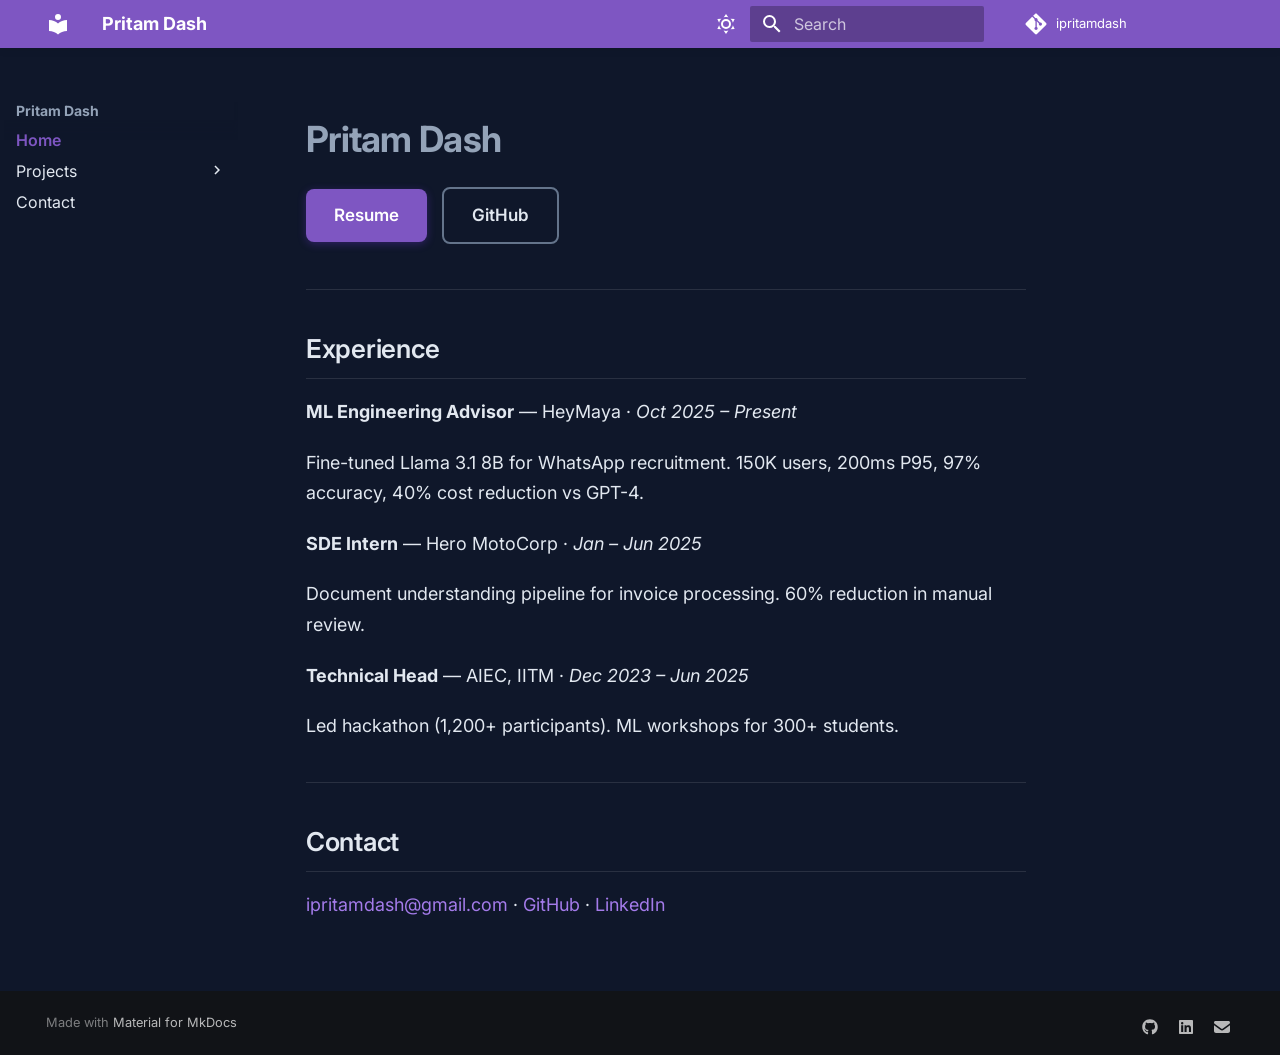
<file: index.html>
<!doctype html>
<html lang="en" class="no-js">
  <head>
    
      <meta charset="utf-8">
      <meta name="viewport" content="width=device-width,initial-scale=1">
      
        <meta name="description" content="ML Engineer building production AI systems">
      
      
        <meta name="author" content="Pritam Dash">
      
      
        <link rel="canonical" href="https://ipritamdash.github.io/portfolio/">
      
      
      
        <link rel="next" href="projects/">
      
      
        
      
      
      <link rel="icon" href="assets/images/favicon.png">
      <meta name="generator" content="mkdocs-1.6.1, mkdocs-material-9.7.1">
    
    
      
        <title>Pritam Dash</title>
      
    
    
      <link rel="stylesheet" href="assets/stylesheets/main.484c7ddc.min.css">
      
        
        <link rel="stylesheet" href="assets/stylesheets/palette.ab4e12ef.min.css">
      
      


    
    
      
    
    
      
        
        
        <link rel="preconnect" href="https://fonts.gstatic.com" crossorigin>
        <link rel="stylesheet" href="https://fonts.googleapis.com/css?family=Inter:300,300i,400,400i,700,700i%7CJetBrains+Mono:400,400i,700,700i&display=fallback">
        <style>:root{--md-text-font:"Inter";--md-code-font:"JetBrains Mono"}</style>
      
    
    
      <link rel="stylesheet" href="stylesheets/extra.css">
    
    <script>__md_scope=new URL(".",location),__md_hash=e=>[...e].reduce(((e,_)=>(e<<5)-e+_.charCodeAt(0)),0),__md_get=(e,_=localStorage,t=__md_scope)=>JSON.parse(_.getItem(t.pathname+"."+e)),__md_set=(e,_,t=localStorage,a=__md_scope)=>{try{t.setItem(a.pathname+"."+e,JSON.stringify(_))}catch(e){}}</script>
    
      

    
    
  </head>
  
  
    
    
      
    
    
    
    
    <body dir="ltr" data-md-color-scheme="slate" data-md-color-primary="deep-purple" data-md-color-accent="deep-purple">
  
    
    <input class="md-toggle" data-md-toggle="drawer" type="checkbox" id="__drawer" autocomplete="off">
    <input class="md-toggle" data-md-toggle="search" type="checkbox" id="__search" autocomplete="off">
    <label class="md-overlay" for="__drawer"></label>
    <div data-md-component="skip">
      
        
        <a href="#pritam-dash" class="md-skip">
          Skip to content
        </a>
      
    </div>
    <div data-md-component="announce">
      
    </div>
    
    
      

  

<header class="md-header md-header--shadow" data-md-component="header">
  <nav class="md-header__inner md-grid" aria-label="Header">
    <a href="." title="Pritam Dash" class="md-header__button md-logo" aria-label="Pritam Dash" data-md-component="logo">
      
  
  <svg xmlns="http://www.w3.org/2000/svg" viewBox="0 0 24 24"><path d="M12 8a3 3 0 0 0 3-3 3 3 0 0 0-3-3 3 3 0 0 0-3 3 3 3 0 0 0 3 3m0 3.54C9.64 9.35 6.5 8 3 8v11c3.5 0 6.64 1.35 9 3.54 2.36-2.19 5.5-3.54 9-3.54V8c-3.5 0-6.64 1.35-9 3.54"/></svg>

    </a>
    <label class="md-header__button md-icon" for="__drawer">
      
      <svg xmlns="http://www.w3.org/2000/svg" viewBox="0 0 24 24"><path d="M3 6h18v2H3zm0 5h18v2H3zm0 5h18v2H3z"/></svg>
    </label>
    <div class="md-header__title" data-md-component="header-title">
      <div class="md-header__ellipsis">
        <div class="md-header__topic">
          <span class="md-ellipsis">
            Pritam Dash
          </span>
        </div>
        <div class="md-header__topic" data-md-component="header-topic">
          <span class="md-ellipsis">
            
              Home
            
          </span>
        </div>
      </div>
    </div>
    
      
        <form class="md-header__option" data-md-component="palette">
  
    
    
    
    <input class="md-option" data-md-color-media="" data-md-color-scheme="slate" data-md-color-primary="deep-purple" data-md-color-accent="deep-purple"  aria-label="Light mode"  type="radio" name="__palette" id="__palette_0">
    
      <label class="md-header__button md-icon" title="Light mode" for="__palette_1" hidden>
        <svg xmlns="http://www.w3.org/2000/svg" viewBox="0 0 24 24"><path d="M12 7a5 5 0 0 1 5 5 5 5 0 0 1-5 5 5 5 0 0 1-5-5 5 5 0 0 1 5-5m0 2a3 3 0 0 0-3 3 3 3 0 0 0 3 3 3 3 0 0 0 3-3 3 3 0 0 0-3-3m0-7 2.39 3.42C13.65 5.15 12.84 5 12 5s-1.65.15-2.39.42zM3.34 7l4.16-.35A7.2 7.2 0 0 0 5.94 8.5c-.44.74-.69 1.5-.83 2.29zm.02 10 1.76-3.77a7.131 7.131 0 0 0 2.38 4.14zM20.65 7l-1.77 3.79a7.02 7.02 0 0 0-2.38-4.15zm-.01 10-4.14.36c.59-.51 1.12-1.14 1.54-1.86.42-.73.69-1.5.83-2.29zM12 22l-2.41-3.44c.74.27 1.55.44 2.41.44.82 0 1.63-.17 2.37-.44z"/></svg>
      </label>
    
  
    
    
    
    <input class="md-option" data-md-color-media="" data-md-color-scheme="default" data-md-color-primary="deep-purple" data-md-color-accent="deep-purple"  aria-label="Dark mode"  type="radio" name="__palette" id="__palette_1">
    
      <label class="md-header__button md-icon" title="Dark mode" for="__palette_0" hidden>
        <svg xmlns="http://www.w3.org/2000/svg" viewBox="0 0 24 24"><path d="m17.75 4.09-2.53 1.94.91 3.06-2.63-1.81-2.63 1.81.91-3.06-2.53-1.94L12.44 4l1.06-3 1.06 3zm3.5 6.91-1.64 1.25.59 1.98-1.7-1.17-1.7 1.17.59-1.98L15.75 11l2.06-.05L18.5 9l.69 1.95zm-2.28 4.95c.83-.08 1.72 1.1 1.19 1.85-.32.45-.66.87-1.08 1.27C15.17 23 8.84 23 4.94 19.07c-3.91-3.9-3.91-10.24 0-14.14.4-.4.82-.76 1.27-1.08.75-.53 1.93.36 1.85 1.19-.27 2.86.69 5.83 2.89 8.02a9.96 9.96 0 0 0 8.02 2.89m-1.64 2.02a12.08 12.08 0 0 1-7.8-3.47c-2.17-2.19-3.33-5-3.49-7.82-2.81 3.14-2.7 7.96.31 10.98 3.02 3.01 7.84 3.12 10.98.31"/></svg>
      </label>
    
  
</form>
      
    
    
      <script>var palette=__md_get("__palette");if(palette&&palette.color){if("(prefers-color-scheme)"===palette.color.media){var media=matchMedia("(prefers-color-scheme: light)"),input=document.querySelector(media.matches?"[data-md-color-media='(prefers-color-scheme: light)']":"[data-md-color-media='(prefers-color-scheme: dark)']");palette.color.media=input.getAttribute("data-md-color-media"),palette.color.scheme=input.getAttribute("data-md-color-scheme"),palette.color.primary=input.getAttribute("data-md-color-primary"),palette.color.accent=input.getAttribute("data-md-color-accent")}for(var[key,value]of Object.entries(palette.color))document.body.setAttribute("data-md-color-"+key,value)}</script>
    
    
    
      
      
        <label class="md-header__button md-icon" for="__search">
          
          <svg xmlns="http://www.w3.org/2000/svg" viewBox="0 0 24 24"><path d="M9.5 3A6.5 6.5 0 0 1 16 9.5c0 1.61-.59 3.09-1.56 4.23l.27.27h.79l5 5-1.5 1.5-5-5v-.79l-.27-.27A6.52 6.52 0 0 1 9.5 16 6.5 6.5 0 0 1 3 9.5 6.5 6.5 0 0 1 9.5 3m0 2C7 5 5 7 5 9.5S7 14 9.5 14 14 12 14 9.5 12 5 9.5 5"/></svg>
        </label>
        <div class="md-search" data-md-component="search" role="dialog">
  <label class="md-search__overlay" for="__search"></label>
  <div class="md-search__inner" role="search">
    <form class="md-search__form" name="search">
      <input type="text" class="md-search__input" name="query" aria-label="Search" placeholder="Search" autocapitalize="off" autocorrect="off" autocomplete="off" spellcheck="false" data-md-component="search-query" required>
      <label class="md-search__icon md-icon" for="__search">
        
        <svg xmlns="http://www.w3.org/2000/svg" viewBox="0 0 24 24"><path d="M9.5 3A6.5 6.5 0 0 1 16 9.5c0 1.61-.59 3.09-1.56 4.23l.27.27h.79l5 5-1.5 1.5-5-5v-.79l-.27-.27A6.52 6.52 0 0 1 9.5 16 6.5 6.5 0 0 1 3 9.5 6.5 6.5 0 0 1 9.5 3m0 2C7 5 5 7 5 9.5S7 14 9.5 14 14 12 14 9.5 12 5 9.5 5"/></svg>
        
        <svg xmlns="http://www.w3.org/2000/svg" viewBox="0 0 24 24"><path d="M20 11v2H8l5.5 5.5-1.42 1.42L4.16 12l7.92-7.92L13.5 5.5 8 11z"/></svg>
      </label>
      <nav class="md-search__options" aria-label="Search">
        
          <a href="javascript:void(0)" class="md-search__icon md-icon" title="Share" aria-label="Share" data-clipboard data-clipboard-text="" data-md-component="search-share" tabindex="-1">
            
            <svg xmlns="http://www.w3.org/2000/svg" viewBox="0 0 24 24"><path d="M18 16.08c-.76 0-1.44.3-1.96.77L8.91 12.7c.05-.23.09-.46.09-.7s-.04-.47-.09-.7l7.05-4.11c.54.5 1.25.81 2.04.81a3 3 0 0 0 3-3 3 3 0 0 0-3-3 3 3 0 0 0-3 3c0 .24.04.47.09.7L8.04 9.81C7.5 9.31 6.79 9 6 9a3 3 0 0 0-3 3 3 3 0 0 0 3 3c.79 0 1.5-.31 2.04-.81l7.12 4.15c-.05.21-.08.43-.08.66 0 1.61 1.31 2.91 2.92 2.91s2.92-1.3 2.92-2.91A2.92 2.92 0 0 0 18 16.08"/></svg>
          </a>
        
        <button type="reset" class="md-search__icon md-icon" title="Clear" aria-label="Clear" tabindex="-1">
          
          <svg xmlns="http://www.w3.org/2000/svg" viewBox="0 0 24 24"><path d="M19 6.41 17.59 5 12 10.59 6.41 5 5 6.41 10.59 12 5 17.59 6.41 19 12 13.41 17.59 19 19 17.59 13.41 12z"/></svg>
        </button>
      </nav>
      
    </form>
    <div class="md-search__output">
      <div class="md-search__scrollwrap" tabindex="0" data-md-scrollfix>
        <div class="md-search-result" data-md-component="search-result">
          <div class="md-search-result__meta">
            Initializing search
          </div>
          <ol class="md-search-result__list" role="presentation"></ol>
        </div>
      </div>
    </div>
  </div>
</div>
      
    
    
      <div class="md-header__source">
        <a href="https://github.com/ipritamdash" title="Go to repository" class="md-source" data-md-component="source">
  <div class="md-source__icon md-icon">
    
    <svg xmlns="http://www.w3.org/2000/svg" viewBox="0 0 448 512"><!--! Font Awesome Free 7.1.0 by @fontawesome - https://fontawesome.com License - https://fontawesome.com/license/free (Icons: CC BY 4.0, Fonts: SIL OFL 1.1, Code: MIT License) Copyright 2025 Fonticons, Inc.--><path d="M439.6 236.1 244 40.5c-5.4-5.5-12.8-8.5-20.4-8.5s-15 3-20.4 8.4L162.5 81l51.5 51.5c27.1-9.1 52.7 16.8 43.4 43.7l49.7 49.7c34.2-11.8 61.2 31 35.5 56.7-26.5 26.5-70.2-2.9-56-37.3L240.3 199v121.9c25.3 12.5 22.3 41.8 9.1 55-6.4 6.4-15.2 10.1-24.3 10.1s-17.8-3.6-24.3-10.1c-17.6-17.6-11.1-46.9 11.2-56v-123c-20.8-8.5-24.6-30.7-18.6-45L142.6 101 8.5 235.1C3 240.6 0 247.9 0 255.5s3 15 8.5 20.4l195.6 195.7c5.4 5.4 12.7 8.4 20.4 8.4s15-3 20.4-8.4l194.7-194.7c5.4-5.4 8.4-12.8 8.4-20.4s-3-15-8.4-20.4"/></svg>
  </div>
  <div class="md-source__repository">
    ipritamdash
  </div>
</a>
      </div>
    
  </nav>
  
</header>
    
    <div class="md-container" data-md-component="container">
      
      
        
          
        
      
      <main class="md-main" data-md-component="main">
        <div class="md-main__inner md-grid">
          
            
              
              <div class="md-sidebar md-sidebar--primary" data-md-component="sidebar" data-md-type="navigation" >
                <div class="md-sidebar__scrollwrap">
                  <div class="md-sidebar__inner">
                    



<nav class="md-nav md-nav--primary" aria-label="Navigation" data-md-level="0">
  <label class="md-nav__title" for="__drawer">
    <a href="." title="Pritam Dash" class="md-nav__button md-logo" aria-label="Pritam Dash" data-md-component="logo">
      
  
  <svg xmlns="http://www.w3.org/2000/svg" viewBox="0 0 24 24"><path d="M12 8a3 3 0 0 0 3-3 3 3 0 0 0-3-3 3 3 0 0 0-3 3 3 3 0 0 0 3 3m0 3.54C9.64 9.35 6.5 8 3 8v11c3.5 0 6.64 1.35 9 3.54 2.36-2.19 5.5-3.54 9-3.54V8c-3.5 0-6.64 1.35-9 3.54"/></svg>

    </a>
    Pritam Dash
  </label>
  
    <div class="md-nav__source">
      <a href="https://github.com/ipritamdash" title="Go to repository" class="md-source" data-md-component="source">
  <div class="md-source__icon md-icon">
    
    <svg xmlns="http://www.w3.org/2000/svg" viewBox="0 0 448 512"><!--! Font Awesome Free 7.1.0 by @fontawesome - https://fontawesome.com License - https://fontawesome.com/license/free (Icons: CC BY 4.0, Fonts: SIL OFL 1.1, Code: MIT License) Copyright 2025 Fonticons, Inc.--><path d="M439.6 236.1 244 40.5c-5.4-5.5-12.8-8.5-20.4-8.5s-15 3-20.4 8.4L162.5 81l51.5 51.5c27.1-9.1 52.7 16.8 43.4 43.7l49.7 49.7c34.2-11.8 61.2 31 35.5 56.7-26.5 26.5-70.2-2.9-56-37.3L240.3 199v121.9c25.3 12.5 22.3 41.8 9.1 55-6.4 6.4-15.2 10.1-24.3 10.1s-17.8-3.6-24.3-10.1c-17.6-17.6-11.1-46.9 11.2-56v-123c-20.8-8.5-24.6-30.7-18.6-45L142.6 101 8.5 235.1C3 240.6 0 247.9 0 255.5s3 15 8.5 20.4l195.6 195.7c5.4 5.4 12.7 8.4 20.4 8.4s15-3 20.4-8.4l194.7-194.7c5.4-5.4 8.4-12.8 8.4-20.4s-3-15-8.4-20.4"/></svg>
  </div>
  <div class="md-source__repository">
    ipritamdash
  </div>
</a>
    </div>
  
  <ul class="md-nav__list" data-md-scrollfix>
    
      
      
  
  
    
  
  
  
    <li class="md-nav__item md-nav__item--active">
      
      <input class="md-nav__toggle md-toggle" type="checkbox" id="__toc">
      
      
        
      
      
        <label class="md-nav__link md-nav__link--active" for="__toc">
          
  
  
  <span class="md-ellipsis">
    
  
    Home
  

    
  </span>
  
  

          <span class="md-nav__icon md-icon"></span>
        </label>
      
      <a href="." class="md-nav__link md-nav__link--active">
        
  
  
  <span class="md-ellipsis">
    
  
    Home
  

    
  </span>
  
  

      </a>
      
        

<nav class="md-nav md-nav--secondary" aria-label="Table of contents">
  
  
  
    
  
  
    <label class="md-nav__title" for="__toc">
      <span class="md-nav__icon md-icon"></span>
      Table of contents
    </label>
    <ul class="md-nav__list" data-md-component="toc" data-md-scrollfix>
      
        <li class="md-nav__item">
  <a href="#experience" class="md-nav__link">
    <span class="md-ellipsis">
      
        Experience
      
    </span>
  </a>
  
</li>
      
        <li class="md-nav__item">
</li>
      
        <li class="md-nav__item">
  <a href="#contact" class="md-nav__link">
    <span class="md-ellipsis">
      
        Contact
      
    </span>
  </a>
  
</li>
      
    </ul>
  
</nav>
      
    </li>
  

    
      
      
  
  
  
  
    
    
      
        
          
        
      
        
      
        
      
        
      
        
      
        
      
        
      
    
    
    
    
    <li class="md-nav__item md-nav__item--nested">
      
        
        
        <input class="md-nav__toggle md-toggle " type="checkbox" id="__nav_2" >
        
          
          <div class="md-nav__link md-nav__container">
            <a href="projects/" class="md-nav__link ">
              
  
  
  <span class="md-ellipsis">
    
  
    Projects
  

    
  </span>
  
  

            </a>
            
              
              <label class="md-nav__link " for="__nav_2" id="__nav_2_label" tabindex="0">
                <span class="md-nav__icon md-icon"></span>
              </label>
            
          </div>
        
        <nav class="md-nav" data-md-level="1" aria-labelledby="__nav_2_label" aria-expanded="false">
          <label class="md-nav__title" for="__nav_2">
            <span class="md-nav__icon md-icon"></span>
            
  
    Projects
  

          </label>
          <ul class="md-nav__list" data-md-scrollfix>
            
              
            
              
                
  
  
  
  
    <li class="md-nav__item">
      <a href="projects/heymaya/" class="md-nav__link">
        
  
  
  <span class="md-ellipsis">
    
  
    HeyMaya
  

    
  </span>
  
  

      </a>
    </li>
  

              
            
              
                
  
  
  
  
    <li class="md-nav__item">
      <a href="projects/ava/" class="md-nav__link">
        
  
  
  <span class="md-ellipsis">
    
  
    Ava
  

    
  </span>
  
  

      </a>
    </li>
  

              
            
              
                
  
  
  
  
    <li class="md-nav__item">
      <a href="projects/music/" class="md-nav__link">
        
  
  
  <span class="md-ellipsis">
    
  
    Music Separation
  

    
  </span>
  
  

      </a>
    </li>
  

              
            
              
                
  
  
  
  
    <li class="md-nav__item">
      <a href="projects/rag/" class="md-nav__link">
        
  
  
  <span class="md-ellipsis">
    
  
    Research RAG
  

    
  </span>
  
  

      </a>
    </li>
  

              
            
              
                
  
  
  
  
    <li class="md-nav__item">
      <a href="projects/bpe/" class="md-nav__link">
        
  
  
  <span class="md-ellipsis">
    
  
    BPE Tokenizer
  

    
  </span>
  
  

      </a>
    </li>
  

              
            
              
                
  
  
  
  
    <li class="md-nav__item">
      <a href="projects/numnet/" class="md-nav__link">
        
  
  
  <span class="md-ellipsis">
    
  
    NumNet
  

    
  </span>
  
  

      </a>
    </li>
  

              
            
          </ul>
        </nav>
      
    </li>
  

    
      
      
  
  
  
  
    <li class="md-nav__item">
      <a href="contact/" class="md-nav__link">
        
  
  
  <span class="md-ellipsis">
    
  
    Contact
  

    
  </span>
  
  

      </a>
    </li>
  

    
  </ul>
</nav>
                  </div>
                </div>
              </div>
            
            
              
              <div class="md-sidebar md-sidebar--secondary" data-md-component="sidebar" data-md-type="toc" >
                <div class="md-sidebar__scrollwrap">
                  <div class="md-sidebar__inner">
                    

<nav class="md-nav md-nav--secondary" aria-label="Table of contents">
  
  
  
    
  
  
    <label class="md-nav__title" for="__toc">
      <span class="md-nav__icon md-icon"></span>
      Table of contents
    </label>
    <ul class="md-nav__list" data-md-component="toc" data-md-scrollfix>
      
        <li class="md-nav__item">
  <a href="#experience" class="md-nav__link">
    <span class="md-ellipsis">
      
        Experience
      
    </span>
  </a>
  
</li>
      
        <li class="md-nav__item">
</li>
      
        <li class="md-nav__item">
  <a href="#contact" class="md-nav__link">
    <span class="md-ellipsis">
      
        Contact
      
    </span>
  </a>
  
</li>
      
    </ul>
  
</nav>
                  </div>
                </div>
              </div>
            
          
          
            <div class="md-content" data-md-component="content">
              
              <article class="md-content__inner md-typeset">
                
                  


  
  


<h1 id="pritam-dash">Pritam Dash<a class="headerlink" href="#pritam-dash" title="Permanent link">&para;</a></h1>
<p><a class="md-button md-button--primary" href="resume.pdf">Resume</a>
<a class="md-button" href="https://github.com/ipritamdash">GitHub</a></p>
<hr />
<h2 id="experience">Experience<a class="headerlink" href="#experience" title="Permanent link">&para;</a></h2>
<p><strong>ML Engineering Advisor</strong> — HeyMaya · <em>Oct 2025 – Present</em></p>
<p>Fine-tuned Llama 3.1 8B for WhatsApp recruitment. 150K users, 200ms P95, 97% accuracy, 40% cost reduction vs GPT-4.</p>
<p><strong>SDE Intern</strong> — Hero MotoCorp · <em>Jan – Jun 2025</em></p>
<p>Document understanding pipeline for invoice processing. 60% reduction in manual review.</p>
<p><strong>Technical Head</strong> — AIEC, IITM · <em>Dec 2023 – Jun 2025</em></p>
<p>Led hackathon (1,200+ participants). ML workshops for 300+ students.</p>
<hr />
<h2 id="contact">Contact<a class="headerlink" href="#contact" title="Permanent link">&para;</a></h2>
<p><a href="mailto:ipritamdash@gmail.com">ipritamdash@gmail.com</a> · <a href="https://github.com/ipritamdash">GitHub</a> · <a href="https://www.linkedin.com/in/i-pritam-dash/">LinkedIn</a></p>












                
              </article>
            </div>
          
          
<script>var target=document.getElementById(location.hash.slice(1));target&&target.name&&(target.checked=target.name.startsWith("__tabbed_"))</script>
        </div>
        
      </main>
      
        <footer class="md-footer">
  
  <div class="md-footer-meta md-typeset">
    <div class="md-footer-meta__inner md-grid">
      <div class="md-copyright">
  
  
    Made with
    <a href="https://squidfunk.github.io/mkdocs-material/" target="_blank" rel="noopener">
      Material for MkDocs
    </a>
  
</div>
      
        
<div class="md-social">
  
    
    
    
    
      
      
    
    <a href="https://github.com/ipritamdash" target="_blank" rel="noopener" title="github.com" class="md-social__link">
      <svg xmlns="http://www.w3.org/2000/svg" viewBox="0 0 512 512"><!--! Font Awesome Free 7.1.0 by @fontawesome - https://fontawesome.com License - https://fontawesome.com/license/free (Icons: CC BY 4.0, Fonts: SIL OFL 1.1, Code: MIT License) Copyright 2025 Fonticons, Inc.--><path d="M173.9 397.4c0 2-2.3 3.6-5.2 3.6-3.3.3-5.6-1.3-5.6-3.6 0-2 2.3-3.6 5.2-3.6 3-.3 5.6 1.3 5.6 3.6m-31.1-4.5c-.7 2 1.3 4.3 4.3 4.9 2.6 1 5.6 0 6.2-2s-1.3-4.3-4.3-5.2c-2.6-.7-5.5.3-6.2 2.3m44.2-1.7c-2.9.7-4.9 2.6-4.6 4.9.3 2 2.9 3.3 5.9 2.6 2.9-.7 4.9-2.6 4.6-4.6-.3-1.9-3-3.2-5.9-2.9M252.8 8C114.1 8 8 113.3 8 252c0 110.9 69.8 205.8 169.5 239.2 12.8 2.3 17.3-5.6 17.3-12.1 0-6.2-.3-40.4-.3-61.4 0 0-70 15-84.7-29.8 0 0-11.4-29.1-27.8-36.6 0 0-22.9-15.7 1.6-15.4 0 0 24.9 2 38.6 25.8 21.9 38.6 58.6 27.5 72.9 20.9 2.3-16 8.8-27.1 16-33.7-55.9-6.2-112.3-14.3-112.3-110.5 0-27.5 7.6-41.3 23.6-58.9-2.6-6.5-11.1-33.3 2.6-67.9 20.9-6.5 69 27 69 27 20-5.6 41.5-8.5 62.8-8.5s42.8 2.9 62.8 8.5c0 0 48.1-33.6 69-27 13.7 34.7 5.2 61.4 2.6 67.9 16 17.7 25.8 31.5 25.8 58.9 0 96.5-58.9 104.2-114.8 110.5 9.2 7.9 17 22.9 17 46.4 0 33.7-.3 75.4-.3 83.6 0 6.5 4.6 14.4 17.3 12.1C436.2 457.8 504 362.9 504 252 504 113.3 391.5 8 252.8 8M105.2 352.9c-1.3 1-1 3.3.7 5.2 1.6 1.6 3.9 2.3 5.2 1 1.3-1 1-3.3-.7-5.2-1.6-1.6-3.9-2.3-5.2-1m-10.8-8.1c-.7 1.3.3 2.9 2.3 3.9 1.6 1 3.6.7 4.3-.7.7-1.3-.3-2.9-2.3-3.9-2-.6-3.6-.3-4.3.7m32.4 35.6c-1.6 1.3-1 4.3 1.3 6.2 2.3 2.3 5.2 2.6 6.5 1 1.3-1.3.7-4.3-1.3-6.2-2.2-2.3-5.2-2.6-6.5-1m-11.4-14.7c-1.6 1-1.6 3.6 0 5.9s4.3 3.3 5.6 2.3c1.6-1.3 1.6-3.9 0-6.2-1.4-2.3-4-3.3-5.6-2"/></svg>
    </a>
  
    
    
    
    
      
      
    
    <a href="https://www.linkedin.com/in/i-pritam-dash/" target="_blank" rel="noopener" title="www.linkedin.com" class="md-social__link">
      <svg xmlns="http://www.w3.org/2000/svg" viewBox="0 0 448 512"><!--! Font Awesome Free 7.1.0 by @fontawesome - https://fontawesome.com License - https://fontawesome.com/license/free (Icons: CC BY 4.0, Fonts: SIL OFL 1.1, Code: MIT License) Copyright 2025 Fonticons, Inc.--><path d="M416 32H31.9C14.3 32 0 46.5 0 64.3v383.4C0 465.5 14.3 480 31.9 480H416c17.6 0 32-14.5 32-32.3V64.3c0-17.8-14.4-32.3-32-32.3M135.4 416H69V202.2h66.5V416zM102.2 96a38.5 38.5 0 1 1 0 77 38.5 38.5 0 1 1 0-77m282.1 320h-66.4V312c0-24.8-.5-56.7-34.5-56.7-34.6 0-39.9 27-39.9 54.9V416h-66.4V202.2h63.7v29.2h.9c8.9-16.8 30.6-34.5 62.9-34.5 67.2 0 79.7 44.3 79.7 101.9z"/></svg>
    </a>
  
    
    
    
    
    <a href="mailto:ipritamdash@gmail.com" target="_blank" rel="noopener" title="" class="md-social__link">
      <svg xmlns="http://www.w3.org/2000/svg" viewBox="0 0 512 512"><!--! Font Awesome Free 7.1.0 by @fontawesome - https://fontawesome.com License - https://fontawesome.com/license/free (Icons: CC BY 4.0, Fonts: SIL OFL 1.1, Code: MIT License) Copyright 2025 Fonticons, Inc.--><path d="M48 64C21.5 64 0 85.5 0 112c0 15.1 7.1 29.3 19.2 38.4l208 156a48 48 0 0 0 57.6 0l208-156c12.1-9.1 19.2-23.3 19.2-38.4 0-26.5-21.5-48-48-48zM0 196v188c0 35.3 28.7 64 64 64h384c35.3 0 64-28.7 64-64V196L313.6 344.8c-34.1 25.6-81.1 25.6-115.2 0z"/></svg>
    </a>
  
</div>
      
    </div>
  </div>
</footer>
      
    </div>
    <div class="md-dialog" data-md-component="dialog">
      <div class="md-dialog__inner md-typeset"></div>
    </div>
    
    
    
      
      
      <script id="__config" type="application/json">{"annotate": null, "base": ".", "features": ["navigation.instant", "navigation.tracking", "navigation.indexes", "search.highlight", "search.share", "content.code.copy"], "search": "assets/javascripts/workers/search.2c215733.min.js", "tags": null, "translations": {"clipboard.copied": "Copied to clipboard", "clipboard.copy": "Copy to clipboard", "search.result.more.one": "1 more on this page", "search.result.more.other": "# more on this page", "search.result.none": "No matching documents", "search.result.one": "1 matching document", "search.result.other": "# matching documents", "search.result.placeholder": "Type to start searching", "search.result.term.missing": "Missing", "select.version": "Select version"}, "version": null}</script>
    
    
      <script src="assets/javascripts/bundle.79ae519e.min.js"></script>
      
        <script src="javascripts/extra.js"></script>
      
    
  </body>
</html>
</file>
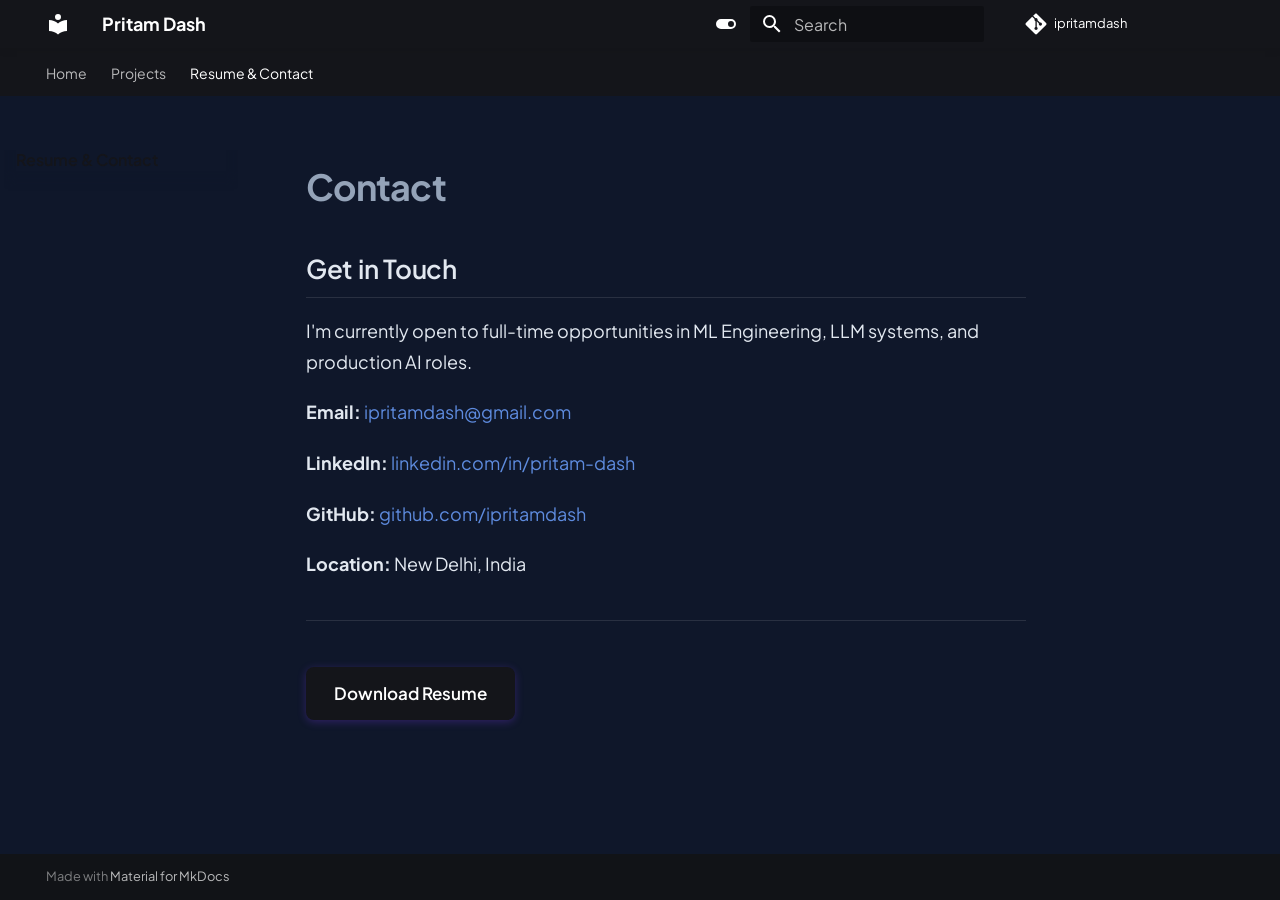
<file: contact/index.html>
<!doctype html>
<html lang="en" class="no-js">
  <head>
    
      <meta charset="utf-8">
      <meta name="viewport" content="width=device-width,initial-scale=1">
      
      
      
        <link rel="canonical" href="https://ipritamdash.github.io/portfolio/contact/">
      
      
        <link rel="prev" href="../projects/maya/">
      
      
      
        
      
      
      <link rel="icon" href="../assets/images/favicon.png">
      <meta name="generator" content="mkdocs-1.6.1, mkdocs-material-9.7.1">
    
    
      
        <title>Resume & Contact - Pritam Dash</title>
      
    
    
      <link rel="stylesheet" href="../assets/stylesheets/main.484c7ddc.min.css">
      
        
        <link rel="stylesheet" href="../assets/stylesheets/palette.ab4e12ef.min.css">
      
      


    
    
      
    
    
      
        
        
        <link rel="preconnect" href="https://fonts.gstatic.com" crossorigin>
        <link rel="stylesheet" href="https://fonts.googleapis.com/css?family=Plus+Jakarta+Sans:300,300i,400,400i,700,700i%7CJetBrains+Mono:400,400i,700,700i&display=fallback">
        <style>:root{--md-text-font:"Plus Jakarta Sans";--md-code-font:"JetBrains Mono"}</style>
      
    
    
      <link rel="stylesheet" href="../stylesheets/extra.css">
    
    <script>__md_scope=new URL("..",location),__md_hash=e=>[...e].reduce(((e,_)=>(e<<5)-e+_.charCodeAt(0)),0),__md_get=(e,_=localStorage,t=__md_scope)=>JSON.parse(_.getItem(t.pathname+"."+e)),__md_set=(e,_,t=localStorage,a=__md_scope)=>{try{t.setItem(a.pathname+"."+e,JSON.stringify(_))}catch(e){}}</script>
    
      

    
    
  </head>
  
  
    
    
      
    
    
    
    
    <body dir="ltr" data-md-color-scheme="slate" data-md-color-primary="black" data-md-color-accent="cyan">
  
    
    <input class="md-toggle" data-md-toggle="drawer" type="checkbox" id="__drawer" autocomplete="off">
    <input class="md-toggle" data-md-toggle="search" type="checkbox" id="__search" autocomplete="off">
    <label class="md-overlay" for="__drawer"></label>
    <div data-md-component="skip">
      
        
        <a href="#contact" class="md-skip">
          Skip to content
        </a>
      
    </div>
    <div data-md-component="announce">
      
    </div>
    
    
      

<header class="md-header" data-md-component="header">
  <nav class="md-header__inner md-grid" aria-label="Header">
    <a href=".." title="Pritam Dash" class="md-header__button md-logo" aria-label="Pritam Dash" data-md-component="logo">
      
  
  <svg xmlns="http://www.w3.org/2000/svg" viewBox="0 0 24 24"><path d="M12 8a3 3 0 0 0 3-3 3 3 0 0 0-3-3 3 3 0 0 0-3 3 3 3 0 0 0 3 3m0 3.54C9.64 9.35 6.5 8 3 8v11c3.5 0 6.64 1.35 9 3.54 2.36-2.19 5.5-3.54 9-3.54V8c-3.5 0-6.64 1.35-9 3.54"/></svg>

    </a>
    <label class="md-header__button md-icon" for="__drawer">
      
      <svg xmlns="http://www.w3.org/2000/svg" viewBox="0 0 24 24"><path d="M3 6h18v2H3zm0 5h18v2H3zm0 5h18v2H3z"/></svg>
    </label>
    <div class="md-header__title" data-md-component="header-title">
      <div class="md-header__ellipsis">
        <div class="md-header__topic">
          <span class="md-ellipsis">
            Pritam Dash
          </span>
        </div>
        <div class="md-header__topic" data-md-component="header-topic">
          <span class="md-ellipsis">
            
              Resume & Contact
            
          </span>
        </div>
      </div>
    </div>
    
      
        <form class="md-header__option" data-md-component="palette">
  
    
    
    
    <input class="md-option" data-md-color-media="" data-md-color-scheme="slate" data-md-color-primary="black" data-md-color-accent="cyan"  aria-label="Switch to Light Mode"  type="radio" name="__palette" id="__palette_0">
    
      <label class="md-header__button md-icon" title="Switch to Light Mode" for="__palette_1" hidden>
        <svg xmlns="http://www.w3.org/2000/svg" viewBox="0 0 24 24"><path d="M17 7H7a5 5 0 0 0-5 5 5 5 0 0 0 5 5h10a5 5 0 0 0 5-5 5 5 0 0 0-5-5m0 8a3 3 0 0 1-3-3 3 3 0 0 1 3-3 3 3 0 0 1 3 3 3 3 0 0 1-3 3"/></svg>
      </label>
    
  
    
    
    
    <input class="md-option" data-md-color-media="" data-md-color-scheme="default" data-md-color-primary="white" data-md-color-accent="indigo"  aria-label="Switch to Dark Mode"  type="radio" name="__palette" id="__palette_1">
    
      <label class="md-header__button md-icon" title="Switch to Dark Mode" for="__palette_0" hidden>
        <svg xmlns="http://www.w3.org/2000/svg" viewBox="0 0 24 24"><path d="M17 6H7c-3.31 0-6 2.69-6 6s2.69 6 6 6h10c3.31 0 6-2.69 6-6s-2.69-6-6-6m0 10H7c-2.21 0-4-1.79-4-4s1.79-4 4-4h10c2.21 0 4 1.79 4 4s-1.79 4-4 4M7 9c-1.66 0-3 1.34-3 3s1.34 3 3 3 3-1.34 3-3-1.34-3-3-3"/></svg>
      </label>
    
  
</form>
      
    
    
      <script>var palette=__md_get("__palette");if(palette&&palette.color){if("(prefers-color-scheme)"===palette.color.media){var media=matchMedia("(prefers-color-scheme: light)"),input=document.querySelector(media.matches?"[data-md-color-media='(prefers-color-scheme: light)']":"[data-md-color-media='(prefers-color-scheme: dark)']");palette.color.media=input.getAttribute("data-md-color-media"),palette.color.scheme=input.getAttribute("data-md-color-scheme"),palette.color.primary=input.getAttribute("data-md-color-primary"),palette.color.accent=input.getAttribute("data-md-color-accent")}for(var[key,value]of Object.entries(palette.color))document.body.setAttribute("data-md-color-"+key,value)}</script>
    
    
    
      
      
        <label class="md-header__button md-icon" for="__search">
          
          <svg xmlns="http://www.w3.org/2000/svg" viewBox="0 0 24 24"><path d="M9.5 3A6.5 6.5 0 0 1 16 9.5c0 1.61-.59 3.09-1.56 4.23l.27.27h.79l5 5-1.5 1.5-5-5v-.79l-.27-.27A6.52 6.52 0 0 1 9.5 16 6.5 6.5 0 0 1 3 9.5 6.5 6.5 0 0 1 9.5 3m0 2C7 5 5 7 5 9.5S7 14 9.5 14 14 12 14 9.5 12 5 9.5 5"/></svg>
        </label>
        <div class="md-search" data-md-component="search" role="dialog">
  <label class="md-search__overlay" for="__search"></label>
  <div class="md-search__inner" role="search">
    <form class="md-search__form" name="search">
      <input type="text" class="md-search__input" name="query" aria-label="Search" placeholder="Search" autocapitalize="off" autocorrect="off" autocomplete="off" spellcheck="false" data-md-component="search-query" required>
      <label class="md-search__icon md-icon" for="__search">
        
        <svg xmlns="http://www.w3.org/2000/svg" viewBox="0 0 24 24"><path d="M9.5 3A6.5 6.5 0 0 1 16 9.5c0 1.61-.59 3.09-1.56 4.23l.27.27h.79l5 5-1.5 1.5-5-5v-.79l-.27-.27A6.52 6.52 0 0 1 9.5 16 6.5 6.5 0 0 1 3 9.5 6.5 6.5 0 0 1 9.5 3m0 2C7 5 5 7 5 9.5S7 14 9.5 14 14 12 14 9.5 12 5 9.5 5"/></svg>
        
        <svg xmlns="http://www.w3.org/2000/svg" viewBox="0 0 24 24"><path d="M20 11v2H8l5.5 5.5-1.42 1.42L4.16 12l7.92-7.92L13.5 5.5 8 11z"/></svg>
      </label>
      <nav class="md-search__options" aria-label="Search">
        
        <button type="reset" class="md-search__icon md-icon" title="Clear" aria-label="Clear" tabindex="-1">
          
          <svg xmlns="http://www.w3.org/2000/svg" viewBox="0 0 24 24"><path d="M19 6.41 17.59 5 12 10.59 6.41 5 5 6.41 10.59 12 5 17.59 6.41 19 12 13.41 17.59 19 19 17.59 13.41 12z"/></svg>
        </button>
      </nav>
      
    </form>
    <div class="md-search__output">
      <div class="md-search__scrollwrap" tabindex="0" data-md-scrollfix>
        <div class="md-search-result" data-md-component="search-result">
          <div class="md-search-result__meta">
            Initializing search
          </div>
          <ol class="md-search-result__list" role="presentation"></ol>
        </div>
      </div>
    </div>
  </div>
</div>
      
    
    
      <div class="md-header__source">
        <a href="https://github.com/ipritamdash/portfolio" title="Go to repository" class="md-source" data-md-component="source">
  <div class="md-source__icon md-icon">
    
    <svg xmlns="http://www.w3.org/2000/svg" viewBox="0 0 448 512"><!--! Font Awesome Free 7.1.0 by @fontawesome - https://fontawesome.com License - https://fontawesome.com/license/free (Icons: CC BY 4.0, Fonts: SIL OFL 1.1, Code: MIT License) Copyright 2025 Fonticons, Inc.--><path d="M439.6 236.1 244 40.5c-5.4-5.5-12.8-8.5-20.4-8.5s-15 3-20.4 8.4L162.5 81l51.5 51.5c27.1-9.1 52.7 16.8 43.4 43.7l49.7 49.7c34.2-11.8 61.2 31 35.5 56.7-26.5 26.5-70.2-2.9-56-37.3L240.3 199v121.9c25.3 12.5 22.3 41.8 9.1 55-6.4 6.4-15.2 10.1-24.3 10.1s-17.8-3.6-24.3-10.1c-17.6-17.6-11.1-46.9 11.2-56v-123c-20.8-8.5-24.6-30.7-18.6-45L142.6 101 8.5 235.1C3 240.6 0 247.9 0 255.5s3 15 8.5 20.4l195.6 195.7c5.4 5.4 12.7 8.4 20.4 8.4s15-3 20.4-8.4l194.7-194.7c5.4-5.4 8.4-12.8 8.4-20.4s-3-15-8.4-20.4"/></svg>
  </div>
  <div class="md-source__repository">
    ipritamdash
  </div>
</a>
      </div>
    
  </nav>
  
</header>
    
    <div class="md-container" data-md-component="container">
      
      
        
          
            
<nav class="md-tabs" aria-label="Tabs" data-md-component="tabs">
  <div class="md-grid">
    <ul class="md-tabs__list">
      
        
  
  
  
  
    <li class="md-tabs__item">
      <a href=".." class="md-tabs__link">
        
  
  
    
  
  Home

      </a>
    </li>
  

      
        
  
  
  
  
    
    
      <li class="md-tabs__item">
        <a href="../projects/rag/" class="md-tabs__link">
          
  
  
  Projects

        </a>
      </li>
    
  

      
        
  
  
  
    
  
  
    <li class="md-tabs__item md-tabs__item--active">
      <a href="./" class="md-tabs__link">
        
  
  
    
  
  Resume & Contact

      </a>
    </li>
  

      
    </ul>
  </div>
</nav>
          
        
      
      <main class="md-main" data-md-component="main">
        <div class="md-main__inner md-grid">
          
            
              
              <div class="md-sidebar md-sidebar--primary" data-md-component="sidebar" data-md-type="navigation" >
                <div class="md-sidebar__scrollwrap">
                  <div class="md-sidebar__inner">
                    


  


<nav class="md-nav md-nav--primary md-nav--lifted" aria-label="Navigation" data-md-level="0">
  <label class="md-nav__title" for="__drawer">
    <a href=".." title="Pritam Dash" class="md-nav__button md-logo" aria-label="Pritam Dash" data-md-component="logo">
      
  
  <svg xmlns="http://www.w3.org/2000/svg" viewBox="0 0 24 24"><path d="M12 8a3 3 0 0 0 3-3 3 3 0 0 0-3-3 3 3 0 0 0-3 3 3 3 0 0 0 3 3m0 3.54C9.64 9.35 6.5 8 3 8v11c3.5 0 6.64 1.35 9 3.54 2.36-2.19 5.5-3.54 9-3.54V8c-3.5 0-6.64 1.35-9 3.54"/></svg>

    </a>
    Pritam Dash
  </label>
  
    <div class="md-nav__source">
      <a href="https://github.com/ipritamdash/portfolio" title="Go to repository" class="md-source" data-md-component="source">
  <div class="md-source__icon md-icon">
    
    <svg xmlns="http://www.w3.org/2000/svg" viewBox="0 0 448 512"><!--! Font Awesome Free 7.1.0 by @fontawesome - https://fontawesome.com License - https://fontawesome.com/license/free (Icons: CC BY 4.0, Fonts: SIL OFL 1.1, Code: MIT License) Copyright 2025 Fonticons, Inc.--><path d="M439.6 236.1 244 40.5c-5.4-5.5-12.8-8.5-20.4-8.5s-15 3-20.4 8.4L162.5 81l51.5 51.5c27.1-9.1 52.7 16.8 43.4 43.7l49.7 49.7c34.2-11.8 61.2 31 35.5 56.7-26.5 26.5-70.2-2.9-56-37.3L240.3 199v121.9c25.3 12.5 22.3 41.8 9.1 55-6.4 6.4-15.2 10.1-24.3 10.1s-17.8-3.6-24.3-10.1c-17.6-17.6-11.1-46.9 11.2-56v-123c-20.8-8.5-24.6-30.7-18.6-45L142.6 101 8.5 235.1C3 240.6 0 247.9 0 255.5s3 15 8.5 20.4l195.6 195.7c5.4 5.4 12.7 8.4 20.4 8.4s15-3 20.4-8.4l194.7-194.7c5.4-5.4 8.4-12.8 8.4-20.4s-3-15-8.4-20.4"/></svg>
  </div>
  <div class="md-source__repository">
    ipritamdash
  </div>
</a>
    </div>
  
  <ul class="md-nav__list" data-md-scrollfix>
    
      
      
  
  
  
  
    <li class="md-nav__item">
      <a href=".." class="md-nav__link">
        
  
  
  <span class="md-ellipsis">
    
  
    Home
  

    
  </span>
  
  

      </a>
    </li>
  

    
      
      
  
  
  
  
    
    
    
    
      
      
    
    
    <li class="md-nav__item md-nav__item--nested">
      
        
        
        <input class="md-nav__toggle md-toggle " type="checkbox" id="__nav_2" >
        
          
          <label class="md-nav__link" for="__nav_2" id="__nav_2_label" tabindex="0">
            
  
  
  <span class="md-ellipsis">
    
  
    Projects
  

    
  </span>
  
  

            <span class="md-nav__icon md-icon"></span>
          </label>
        
        <nav class="md-nav" data-md-level="1" aria-labelledby="__nav_2_label" aria-expanded="false">
          <label class="md-nav__title" for="__nav_2">
            <span class="md-nav__icon md-icon"></span>
            
  
    Projects
  

          </label>
          <ul class="md-nav__list" data-md-scrollfix>
            
              
                
  
  
  
  
    <li class="md-nav__item">
      <a href="../projects/rag/" class="md-nav__link">
        
  
  
  <span class="md-ellipsis">
    
  
    RAG Research Backend
  

    
  </span>
  
  

      </a>
    </li>
  

              
            
              
                
  
  
  
  
    <li class="md-nav__item">
      <a href="../projects/music/" class="md-nav__link">
        
  
  
  <span class="md-ellipsis">
    
  
    Indian Art Music Separation
  

    
  </span>
  
  

      </a>
    </li>
  

              
            
              
                
  
  
  
  
    <li class="md-nav__item">
      <a href="../projects/maya/" class="md-nav__link">
        
  
  
  <span class="md-ellipsis">
    
  
    Maya Voice Assistant
  

    
  </span>
  
  

      </a>
    </li>
  

              
            
          </ul>
        </nav>
      
    </li>
  

    
      
      
  
  
    
  
  
  
    <li class="md-nav__item md-nav__item--active">
      
      <input class="md-nav__toggle md-toggle" type="checkbox" id="__toc">
      
      
        
      
      
        <label class="md-nav__link md-nav__link--active" for="__toc">
          
  
  
  <span class="md-ellipsis">
    
  
    Resume & Contact
  

    
  </span>
  
  

          <span class="md-nav__icon md-icon"></span>
        </label>
      
      <a href="./" class="md-nav__link md-nav__link--active">
        
  
  
  <span class="md-ellipsis">
    
  
    Resume & Contact
  

    
  </span>
  
  

      </a>
      
        

<nav class="md-nav md-nav--secondary" aria-label="Table of contents">
  
  
  
    
  
  
    <label class="md-nav__title" for="__toc">
      <span class="md-nav__icon md-icon"></span>
      Table of contents
    </label>
    <ul class="md-nav__list" data-md-component="toc" data-md-scrollfix>
      
        <li class="md-nav__item">
  <a href="#get-in-touch" class="md-nav__link">
    <span class="md-ellipsis">
      
        Get in Touch
      
    </span>
  </a>
  
</li>
      
    </ul>
  
</nav>
      
    </li>
  

    
  </ul>
</nav>
                  </div>
                </div>
              </div>
            
            
              
              <div class="md-sidebar md-sidebar--secondary" data-md-component="sidebar" data-md-type="toc" >
                <div class="md-sidebar__scrollwrap">
                  <div class="md-sidebar__inner">
                    

<nav class="md-nav md-nav--secondary" aria-label="Table of contents">
  
  
  
    
  
  
    <label class="md-nav__title" for="__toc">
      <span class="md-nav__icon md-icon"></span>
      Table of contents
    </label>
    <ul class="md-nav__list" data-md-component="toc" data-md-scrollfix>
      
        <li class="md-nav__item">
  <a href="#get-in-touch" class="md-nav__link">
    <span class="md-ellipsis">
      
        Get in Touch
      
    </span>
  </a>
  
</li>
      
    </ul>
  
</nav>
                  </div>
                </div>
              </div>
            
          
          
            <div class="md-content" data-md-component="content">
              
              <article class="md-content__inner md-typeset">
                
                  


  
  


<h1 id="contact">Contact</h1>
<h2 id="get-in-touch">Get in Touch</h2>
<p>I'm currently open to full-time opportunities in ML Engineering, LLM systems, and production AI roles.</p>
<p><strong>Email:</strong> <a href="mailto:ipritamdash@gmail.com">ipritamdash@gmail.com</a></p>
<p><strong>LinkedIn:</strong> <a href="https://linkedin.com/in/pritam-dash">linkedin.com/in/pritam-dash</a></p>
<p><strong>GitHub:</strong> <a href="https://github.com/ipritamdash">github.com/ipritamdash</a></p>
<p><strong>Location:</strong> New Delhi, India</p>
<hr />
<p><a class="md-button md-button--primary" href="../resume.pdf">Download Resume</a></p>












                
              </article>
            </div>
          
          
<script>var target=document.getElementById(location.hash.slice(1));target&&target.name&&(target.checked=target.name.startsWith("__tabbed_"))</script>
        </div>
        
          <button type="button" class="md-top md-icon" data-md-component="top" hidden>
  
  <svg xmlns="http://www.w3.org/2000/svg" viewBox="0 0 24 24"><path d="M13 20h-2V8l-5.5 5.5-1.42-1.42L12 4.16l7.92 7.92-1.42 1.42L13 8z"/></svg>
  Back to top
</button>
        
      </main>
      
        <footer class="md-footer">
  
  <div class="md-footer-meta md-typeset">
    <div class="md-footer-meta__inner md-grid">
      <div class="md-copyright">
  
  
    Made with
    <a href="https://squidfunk.github.io/mkdocs-material/" target="_blank" rel="noopener">
      Material for MkDocs
    </a>
  
</div>
      
    </div>
  </div>
</footer>
      
    </div>
    <div class="md-dialog" data-md-component="dialog">
      <div class="md-dialog__inner md-typeset"></div>
    </div>
    
    
    
      
      
      <script id="__config" type="application/json">{"annotate": null, "base": "..", "features": ["navigation.tabs", "navigation.top", "content.code.copy"], "search": "../assets/javascripts/workers/search.2c215733.min.js", "tags": null, "translations": {"clipboard.copied": "Copied to clipboard", "clipboard.copy": "Copy to clipboard", "search.result.more.one": "1 more on this page", "search.result.more.other": "# more on this page", "search.result.none": "No matching documents", "search.result.one": "1 matching document", "search.result.other": "# matching documents", "search.result.placeholder": "Type to start searching", "search.result.term.missing": "Missing", "select.version": "Select version"}, "version": null}</script>
    
    
      <script src="../assets/javascripts/bundle.79ae519e.min.js"></script>
      
    
  </body>
</html>
</file>
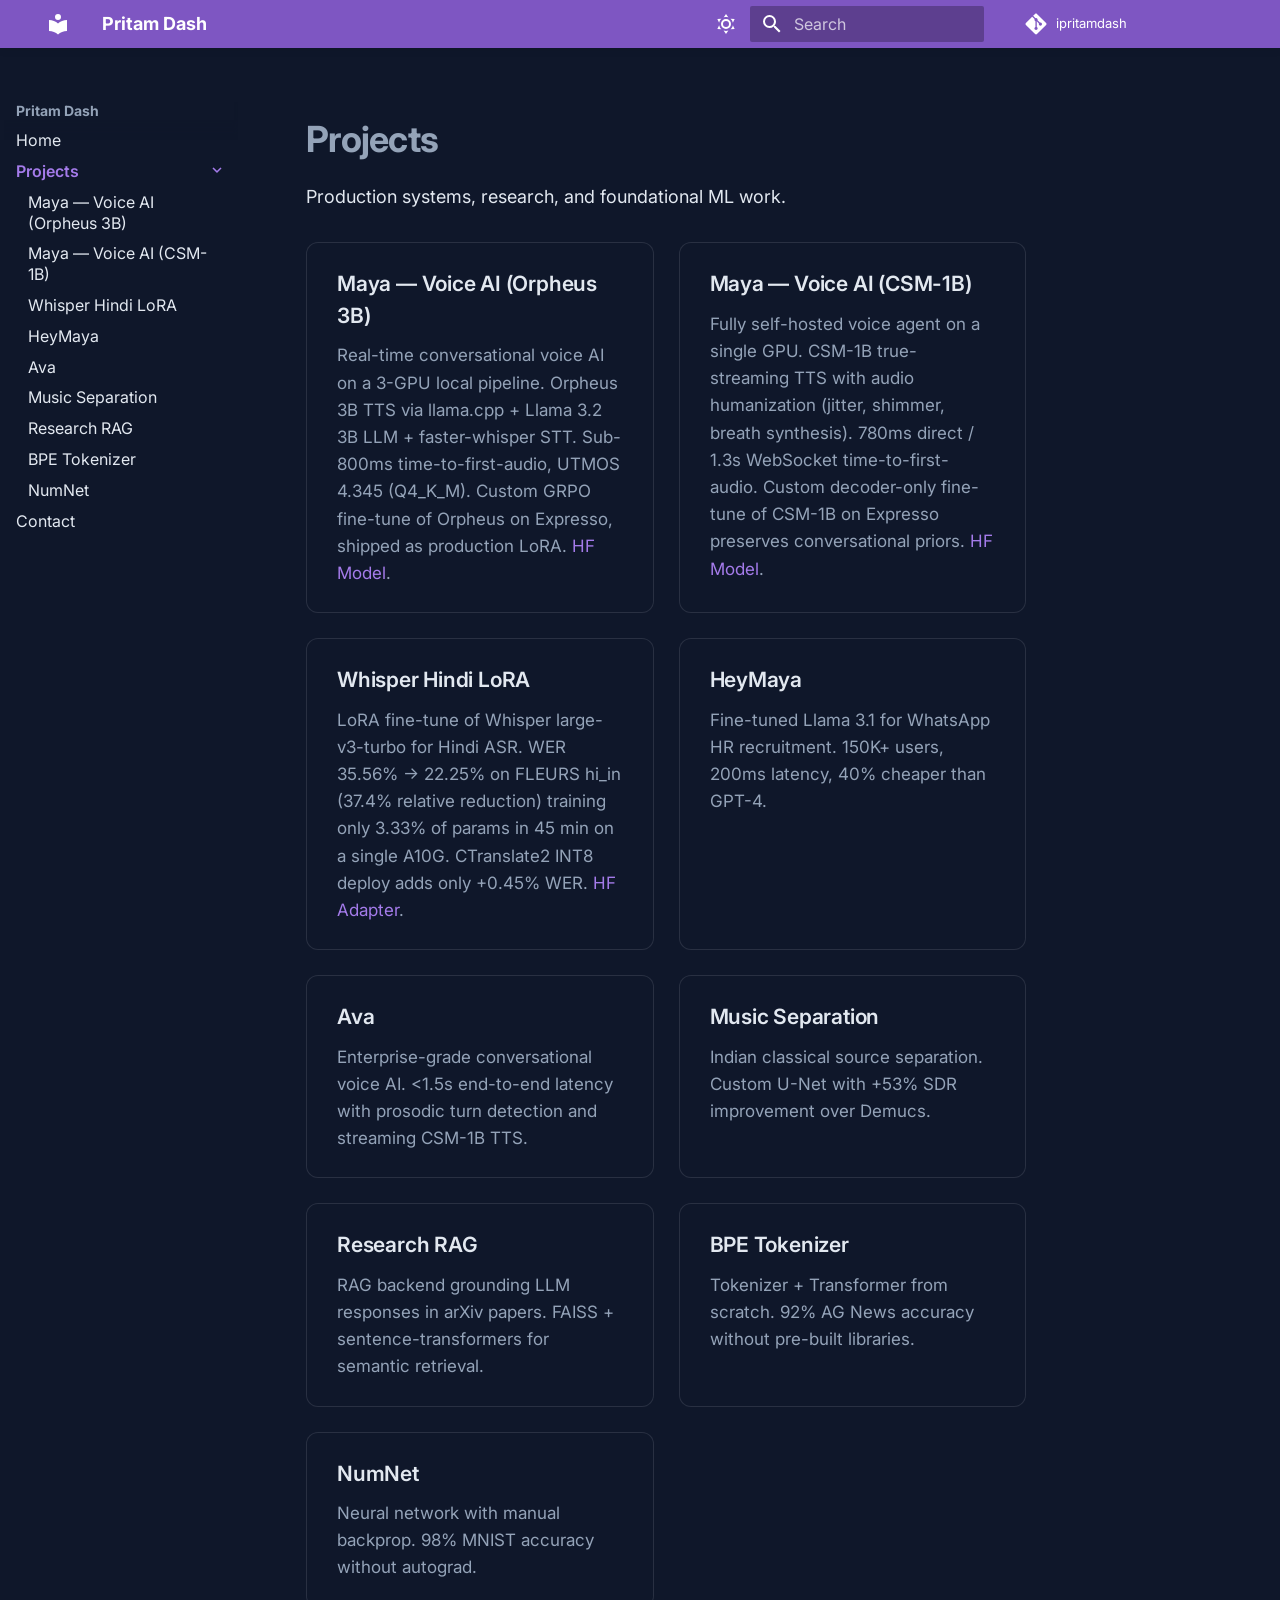
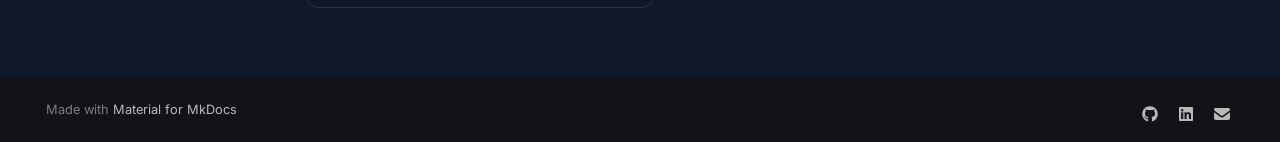
<file: projects/index.html>
<!doctype html>
<html lang="en" class="no-js">
  <head>
    
      <meta charset="utf-8">
      <meta name="viewport" content="width=device-width,initial-scale=1">
      
        <meta name="description" content="ML Engineer building production AI systems">
      
      
        <meta name="author" content="Pritam Dash">
      
      
        <link rel="canonical" href="https://ipritamdash.github.io/portfolio/projects/">
      
      
        <link rel="prev" href="..">
      
      
        <link rel="next" href="heymaya/">
      
      
        
      
      
      <link rel="icon" href="../assets/images/favicon.png">
      <meta name="generator" content="mkdocs-1.6.1, mkdocs-material-9.7.1">
    
    
      
        <title>Projects - Pritam Dash</title>
      
    
    
      <link rel="stylesheet" href="../assets/stylesheets/main.484c7ddc.min.css">
      
        
        <link rel="stylesheet" href="../assets/stylesheets/palette.ab4e12ef.min.css">
      
      


    
    
      
    
    
      
        
        
        <link rel="preconnect" href="https://fonts.gstatic.com" crossorigin>
        <link rel="stylesheet" href="https://fonts.googleapis.com/css?family=Inter:300,300i,400,400i,700,700i%7CJetBrains+Mono:400,400i,700,700i&display=fallback">
        <style>:root{--md-text-font:"Inter";--md-code-font:"JetBrains Mono"}</style>
      
    
    
      <link rel="stylesheet" href="../stylesheets/extra.css">
    
    <script>__md_scope=new URL("..",location),__md_hash=e=>[...e].reduce(((e,_)=>(e<<5)-e+_.charCodeAt(0)),0),__md_get=(e,_=localStorage,t=__md_scope)=>JSON.parse(_.getItem(t.pathname+"."+e)),__md_set=(e,_,t=localStorage,a=__md_scope)=>{try{t.setItem(a.pathname+"."+e,JSON.stringify(_))}catch(e){}}</script>
    
      

    
    
  </head>
  
  
    
    
      
    
    
    
    
    <body dir="ltr" data-md-color-scheme="slate" data-md-color-primary="deep-purple" data-md-color-accent="deep-purple">
  
    
    <input class="md-toggle" data-md-toggle="drawer" type="checkbox" id="__drawer" autocomplete="off">
    <input class="md-toggle" data-md-toggle="search" type="checkbox" id="__search" autocomplete="off">
    <label class="md-overlay" for="__drawer"></label>
    <div data-md-component="skip">
      
        
        <a href="#projects" class="md-skip">
          Skip to content
        </a>
      
    </div>
    <div data-md-component="announce">
      
    </div>
    
    
      

  

<header class="md-header md-header--shadow" data-md-component="header">
  <nav class="md-header__inner md-grid" aria-label="Header">
    <a href=".." title="Pritam Dash" class="md-header__button md-logo" aria-label="Pritam Dash" data-md-component="logo">
      
  
  <svg xmlns="http://www.w3.org/2000/svg" viewBox="0 0 24 24"><path d="M12 8a3 3 0 0 0 3-3 3 3 0 0 0-3-3 3 3 0 0 0-3 3 3 3 0 0 0 3 3m0 3.54C9.64 9.35 6.5 8 3 8v11c3.5 0 6.64 1.35 9 3.54 2.36-2.19 5.5-3.54 9-3.54V8c-3.5 0-6.64 1.35-9 3.54"/></svg>

    </a>
    <label class="md-header__button md-icon" for="__drawer">
      
      <svg xmlns="http://www.w3.org/2000/svg" viewBox="0 0 24 24"><path d="M3 6h18v2H3zm0 5h18v2H3zm0 5h18v2H3z"/></svg>
    </label>
    <div class="md-header__title" data-md-component="header-title">
      <div class="md-header__ellipsis">
        <div class="md-header__topic">
          <span class="md-ellipsis">
            Pritam Dash
          </span>
        </div>
        <div class="md-header__topic" data-md-component="header-topic">
          <span class="md-ellipsis">
            
              Projects
            
          </span>
        </div>
      </div>
    </div>
    
      
        <form class="md-header__option" data-md-component="palette">
  
    
    
    
    <input class="md-option" data-md-color-media="" data-md-color-scheme="slate" data-md-color-primary="deep-purple" data-md-color-accent="deep-purple"  aria-label="Light mode"  type="radio" name="__palette" id="__palette_0">
    
      <label class="md-header__button md-icon" title="Light mode" for="__palette_1" hidden>
        <svg xmlns="http://www.w3.org/2000/svg" viewBox="0 0 24 24"><path d="M12 7a5 5 0 0 1 5 5 5 5 0 0 1-5 5 5 5 0 0 1-5-5 5 5 0 0 1 5-5m0 2a3 3 0 0 0-3 3 3 3 0 0 0 3 3 3 3 0 0 0 3-3 3 3 0 0 0-3-3m0-7 2.39 3.42C13.65 5.15 12.84 5 12 5s-1.65.15-2.39.42zM3.34 7l4.16-.35A7.2 7.2 0 0 0 5.94 8.5c-.44.74-.69 1.5-.83 2.29zm.02 10 1.76-3.77a7.131 7.131 0 0 0 2.38 4.14zM20.65 7l-1.77 3.79a7.02 7.02 0 0 0-2.38-4.15zm-.01 10-4.14.36c.59-.51 1.12-1.14 1.54-1.86.42-.73.69-1.5.83-2.29zM12 22l-2.41-3.44c.74.27 1.55.44 2.41.44.82 0 1.63-.17 2.37-.44z"/></svg>
      </label>
    
  
    
    
    
    <input class="md-option" data-md-color-media="" data-md-color-scheme="default" data-md-color-primary="deep-purple" data-md-color-accent="deep-purple"  aria-label="Dark mode"  type="radio" name="__palette" id="__palette_1">
    
      <label class="md-header__button md-icon" title="Dark mode" for="__palette_0" hidden>
        <svg xmlns="http://www.w3.org/2000/svg" viewBox="0 0 24 24"><path d="m17.75 4.09-2.53 1.94.91 3.06-2.63-1.81-2.63 1.81.91-3.06-2.53-1.94L12.44 4l1.06-3 1.06 3zm3.5 6.91-1.64 1.25.59 1.98-1.7-1.17-1.7 1.17.59-1.98L15.75 11l2.06-.05L18.5 9l.69 1.95zm-2.28 4.95c.83-.08 1.72 1.1 1.19 1.85-.32.45-.66.87-1.08 1.27C15.17 23 8.84 23 4.94 19.07c-3.91-3.9-3.91-10.24 0-14.14.4-.4.82-.76 1.27-1.08.75-.53 1.93.36 1.85 1.19-.27 2.86.69 5.83 2.89 8.02a9.96 9.96 0 0 0 8.02 2.89m-1.64 2.02a12.08 12.08 0 0 1-7.8-3.47c-2.17-2.19-3.33-5-3.49-7.82-2.81 3.14-2.7 7.96.31 10.98 3.02 3.01 7.84 3.12 10.98.31"/></svg>
      </label>
    
  
</form>
      
    
    
      <script>var palette=__md_get("__palette");if(palette&&palette.color){if("(prefers-color-scheme)"===palette.color.media){var media=matchMedia("(prefers-color-scheme: light)"),input=document.querySelector(media.matches?"[data-md-color-media='(prefers-color-scheme: light)']":"[data-md-color-media='(prefers-color-scheme: dark)']");palette.color.media=input.getAttribute("data-md-color-media"),palette.color.scheme=input.getAttribute("data-md-color-scheme"),palette.color.primary=input.getAttribute("data-md-color-primary"),palette.color.accent=input.getAttribute("data-md-color-accent")}for(var[key,value]of Object.entries(palette.color))document.body.setAttribute("data-md-color-"+key,value)}</script>
    
    
    
      
      
        <label class="md-header__button md-icon" for="__search">
          
          <svg xmlns="http://www.w3.org/2000/svg" viewBox="0 0 24 24"><path d="M9.5 3A6.5 6.5 0 0 1 16 9.5c0 1.61-.59 3.09-1.56 4.23l.27.27h.79l5 5-1.5 1.5-5-5v-.79l-.27-.27A6.52 6.52 0 0 1 9.5 16 6.5 6.5 0 0 1 3 9.5 6.5 6.5 0 0 1 9.5 3m0 2C7 5 5 7 5 9.5S7 14 9.5 14 14 12 14 9.5 12 5 9.5 5"/></svg>
        </label>
        <div class="md-search" data-md-component="search" role="dialog">
  <label class="md-search__overlay" for="__search"></label>
  <div class="md-search__inner" role="search">
    <form class="md-search__form" name="search">
      <input type="text" class="md-search__input" name="query" aria-label="Search" placeholder="Search" autocapitalize="off" autocorrect="off" autocomplete="off" spellcheck="false" data-md-component="search-query" required>
      <label class="md-search__icon md-icon" for="__search">
        
        <svg xmlns="http://www.w3.org/2000/svg" viewBox="0 0 24 24"><path d="M9.5 3A6.5 6.5 0 0 1 16 9.5c0 1.61-.59 3.09-1.56 4.23l.27.27h.79l5 5-1.5 1.5-5-5v-.79l-.27-.27A6.52 6.52 0 0 1 9.5 16 6.5 6.5 0 0 1 3 9.5 6.5 6.5 0 0 1 9.5 3m0 2C7 5 5 7 5 9.5S7 14 9.5 14 14 12 14 9.5 12 5 9.5 5"/></svg>
        
        <svg xmlns="http://www.w3.org/2000/svg" viewBox="0 0 24 24"><path d="M20 11v2H8l5.5 5.5-1.42 1.42L4.16 12l7.92-7.92L13.5 5.5 8 11z"/></svg>
      </label>
      <nav class="md-search__options" aria-label="Search">
        
          <a href="javascript:void(0)" class="md-search__icon md-icon" title="Share" aria-label="Share" data-clipboard data-clipboard-text="" data-md-component="search-share" tabindex="-1">
            
            <svg xmlns="http://www.w3.org/2000/svg" viewBox="0 0 24 24"><path d="M18 16.08c-.76 0-1.44.3-1.96.77L8.91 12.7c.05-.23.09-.46.09-.7s-.04-.47-.09-.7l7.05-4.11c.54.5 1.25.81 2.04.81a3 3 0 0 0 3-3 3 3 0 0 0-3-3 3 3 0 0 0-3 3c0 .24.04.47.09.7L8.04 9.81C7.5 9.31 6.79 9 6 9a3 3 0 0 0-3 3 3 3 0 0 0 3 3c.79 0 1.5-.31 2.04-.81l7.12 4.15c-.05.21-.08.43-.08.66 0 1.61 1.31 2.91 2.92 2.91s2.92-1.3 2.92-2.91A2.92 2.92 0 0 0 18 16.08"/></svg>
          </a>
        
        <button type="reset" class="md-search__icon md-icon" title="Clear" aria-label="Clear" tabindex="-1">
          
          <svg xmlns="http://www.w3.org/2000/svg" viewBox="0 0 24 24"><path d="M19 6.41 17.59 5 12 10.59 6.41 5 5 6.41 10.59 12 5 17.59 6.41 19 12 13.41 17.59 19 19 17.59 13.41 12z"/></svg>
        </button>
      </nav>
      
    </form>
    <div class="md-search__output">
      <div class="md-search__scrollwrap" tabindex="0" data-md-scrollfix>
        <div class="md-search-result" data-md-component="search-result">
          <div class="md-search-result__meta">
            Initializing search
          </div>
          <ol class="md-search-result__list" role="presentation"></ol>
        </div>
      </div>
    </div>
  </div>
</div>
      
    
    
      <div class="md-header__source">
        <a href="https://github.com/ipritamdash" title="Go to repository" class="md-source" data-md-component="source">
  <div class="md-source__icon md-icon">
    
    <svg xmlns="http://www.w3.org/2000/svg" viewBox="0 0 448 512"><!--! Font Awesome Free 7.1.0 by @fontawesome - https://fontawesome.com License - https://fontawesome.com/license/free (Icons: CC BY 4.0, Fonts: SIL OFL 1.1, Code: MIT License) Copyright 2025 Fonticons, Inc.--><path d="M439.6 236.1 244 40.5c-5.4-5.5-12.8-8.5-20.4-8.5s-15 3-20.4 8.4L162.5 81l51.5 51.5c27.1-9.1 52.7 16.8 43.4 43.7l49.7 49.7c34.2-11.8 61.2 31 35.5 56.7-26.5 26.5-70.2-2.9-56-37.3L240.3 199v121.9c25.3 12.5 22.3 41.8 9.1 55-6.4 6.4-15.2 10.1-24.3 10.1s-17.8-3.6-24.3-10.1c-17.6-17.6-11.1-46.9 11.2-56v-123c-20.8-8.5-24.6-30.7-18.6-45L142.6 101 8.5 235.1C3 240.6 0 247.9 0 255.5s3 15 8.5 20.4l195.6 195.7c5.4 5.4 12.7 8.4 20.4 8.4s15-3 20.4-8.4l194.7-194.7c5.4-5.4 8.4-12.8 8.4-20.4s-3-15-8.4-20.4"/></svg>
  </div>
  <div class="md-source__repository">
    ipritamdash
  </div>
</a>
      </div>
    
  </nav>
  
</header>
    
    <div class="md-container" data-md-component="container">
      
      
        
          
        
      
      <main class="md-main" data-md-component="main">
        <div class="md-main__inner md-grid">
          
            
              
              <div class="md-sidebar md-sidebar--primary" data-md-component="sidebar" data-md-type="navigation" >
                <div class="md-sidebar__scrollwrap">
                  <div class="md-sidebar__inner">
                    



<nav class="md-nav md-nav--primary" aria-label="Navigation" data-md-level="0">
  <label class="md-nav__title" for="__drawer">
    <a href=".." title="Pritam Dash" class="md-nav__button md-logo" aria-label="Pritam Dash" data-md-component="logo">
      
  
  <svg xmlns="http://www.w3.org/2000/svg" viewBox="0 0 24 24"><path d="M12 8a3 3 0 0 0 3-3 3 3 0 0 0-3-3 3 3 0 0 0-3 3 3 3 0 0 0 3 3m0 3.54C9.64 9.35 6.5 8 3 8v11c3.5 0 6.64 1.35 9 3.54 2.36-2.19 5.5-3.54 9-3.54V8c-3.5 0-6.64 1.35-9 3.54"/></svg>

    </a>
    Pritam Dash
  </label>
  
    <div class="md-nav__source">
      <a href="https://github.com/ipritamdash" title="Go to repository" class="md-source" data-md-component="source">
  <div class="md-source__icon md-icon">
    
    <svg xmlns="http://www.w3.org/2000/svg" viewBox="0 0 448 512"><!--! Font Awesome Free 7.1.0 by @fontawesome - https://fontawesome.com License - https://fontawesome.com/license/free (Icons: CC BY 4.0, Fonts: SIL OFL 1.1, Code: MIT License) Copyright 2025 Fonticons, Inc.--><path d="M439.6 236.1 244 40.5c-5.4-5.5-12.8-8.5-20.4-8.5s-15 3-20.4 8.4L162.5 81l51.5 51.5c27.1-9.1 52.7 16.8 43.4 43.7l49.7 49.7c34.2-11.8 61.2 31 35.5 56.7-26.5 26.5-70.2-2.9-56-37.3L240.3 199v121.9c25.3 12.5 22.3 41.8 9.1 55-6.4 6.4-15.2 10.1-24.3 10.1s-17.8-3.6-24.3-10.1c-17.6-17.6-11.1-46.9 11.2-56v-123c-20.8-8.5-24.6-30.7-18.6-45L142.6 101 8.5 235.1C3 240.6 0 247.9 0 255.5s3 15 8.5 20.4l195.6 195.7c5.4 5.4 12.7 8.4 20.4 8.4s15-3 20.4-8.4l194.7-194.7c5.4-5.4 8.4-12.8 8.4-20.4s-3-15-8.4-20.4"/></svg>
  </div>
  <div class="md-source__repository">
    ipritamdash
  </div>
</a>
    </div>
  
  <ul class="md-nav__list" data-md-scrollfix>
    
      
      
  
  
  
  
    <li class="md-nav__item">
      <a href=".." class="md-nav__link">
        
  
  
  <span class="md-ellipsis">
    
  
    Home
  

    
  </span>
  
  

      </a>
    </li>
  

    
      
      
  
  
    
  
  
  
    
    
      
        
          
        
      
        
      
        
      
        
      
        
      
        
      
        
      
    
    
    
    
    <li class="md-nav__item md-nav__item--active md-nav__item--nested">
      
        
        
        <input class="md-nav__toggle md-toggle " type="checkbox" id="__nav_2" checked>
        
          
          <div class="md-nav__link md-nav__container">
            <a href="./" class="md-nav__link md-nav__link--active">
              
  
  
  <span class="md-ellipsis">
    
  
    Projects
  

    
  </span>
  
  

            </a>
            
              
              <label class="md-nav__link md-nav__link--active" for="__nav_2" id="__nav_2_label" tabindex="0">
                <span class="md-nav__icon md-icon"></span>
              </label>
            
          </div>
        
        <nav class="md-nav" data-md-level="1" aria-labelledby="__nav_2_label" aria-expanded="true">
          <label class="md-nav__title" for="__nav_2">
            <span class="md-nav__icon md-icon"></span>
            
  
    Projects
  

          </label>
          <ul class="md-nav__list" data-md-scrollfix>





    <li class="md-nav__item">
      <a href="maya-orpheus/" class="md-nav__link">



  <span class="md-ellipsis">


    Maya — Voice AI (Orpheus 3B)



  </span>



      </a>
    </li>










    <li class="md-nav__item">
      <a href="maya-csm/" class="md-nav__link">



  <span class="md-ellipsis">


    Maya — Voice AI (CSM-1B)



  </span>



      </a>
    </li>










    <li class="md-nav__item">
      <a href="whisper-hindi/" class="md-nav__link">



  <span class="md-ellipsis">


    Whisper Hindi LoRA



  </span>



      </a>
    </li>





            
              
            
              
                
  
  
  
  
    <li class="md-nav__item">
      <a href="heymaya/" class="md-nav__link">
        
  
  
  <span class="md-ellipsis">
    
  
    HeyMaya
  

    
  </span>
  
  

      </a>
    </li>
  

              
            
              
                
  
  
  
  
    <li class="md-nav__item">
      <a href="ava/" class="md-nav__link">
        
  
  
  <span class="md-ellipsis">
    
  
    Ava
  

    
  </span>
  
  

      </a>
    </li>
  

              
            
              
                
  
  
  
  
    <li class="md-nav__item">
      <a href="music/" class="md-nav__link">
        
  
  
  <span class="md-ellipsis">
    
  
    Music Separation
  

    
  </span>
  
  

      </a>
    </li>
  

              
            
              
                
  
  
  
  
    <li class="md-nav__item">
      <a href="rag/" class="md-nav__link">
        
  
  
  <span class="md-ellipsis">
    
  
    Research RAG
  

    
  </span>
  
  

      </a>
    </li>
  

              
            
              
                
  
  
  
  
    <li class="md-nav__item">
      <a href="bpe/" class="md-nav__link">
        
  
  
  <span class="md-ellipsis">
    
  
    BPE Tokenizer
  

    
  </span>
  
  

      </a>
    </li>
  

              
            
              
                
  
  
  
  
    <li class="md-nav__item">
      <a href="numnet/" class="md-nav__link">
        
  
  
  <span class="md-ellipsis">
    
  
    NumNet
  

    
  </span>
  
  

      </a>
    </li>
  

              
            
          </ul>
        </nav>
      
    </li>
  

    
      
      
  
  
  
  
    <li class="md-nav__item">
      <a href="../contact/" class="md-nav__link">
        
  
  
  <span class="md-ellipsis">
    
  
    Contact
  

    
  </span>
  
  

      </a>
    </li>
  

    
  </ul>
</nav>
                  </div>
                </div>
              </div>
            
            
              
              <div class="md-sidebar md-sidebar--secondary" data-md-component="sidebar" data-md-type="toc" >
                <div class="md-sidebar__scrollwrap">
                  <div class="md-sidebar__inner">
                    

<nav class="md-nav md-nav--secondary" aria-label="Table of contents">
  
  
  
    
  
  
    <label class="md-nav__title" for="__toc">
      <span class="md-nav__icon md-icon"></span>
      Table of contents
    </label>
    <ul class="md-nav__list" data-md-component="toc" data-md-scrollfix>
      
                <li class="md-nav__item">
  <a href="#maya-orpheus" class="md-nav__link">
    <span class="md-ellipsis">

        Maya — Voice AI (Orpheus 3B)

    </span>
  </a>

</li>

        <li class="md-nav__item">
  <a href="#maya-csm" class="md-nav__link">
    <span class="md-ellipsis">

        Maya — Voice AI (CSM-1B)

    </span>
  </a>

</li>

        <li class="md-nav__item">
  <a href="#whisper-hindi" class="md-nav__link">
    <span class="md-ellipsis">

        Whisper Hindi LoRA

    </span>
  </a>

</li>

<li class="md-nav__item">
  <a href="#heymaya" class="md-nav__link">
    <span class="md-ellipsis">
      
        HeyMaya
      
    </span>
  </a>
  
</li>
      
        <li class="md-nav__item">
  <a href="#ava" class="md-nav__link">
    <span class="md-ellipsis">
      
        Ava
      
    </span>
  </a>
  
</li>
      
        <li class="md-nav__item">
  <a href="#music-separation" class="md-nav__link">
    <span class="md-ellipsis">
      
        Music Separation
      
    </span>
  </a>
  
</li>
      
        <li class="md-nav__item">
  <a href="#research-rag" class="md-nav__link">
    <span class="md-ellipsis">
      
        Research RAG
      
    </span>
  </a>
  
</li>
      
        <li class="md-nav__item">
  <a href="#bpe-tokenizer" class="md-nav__link">
    <span class="md-ellipsis">
      
        BPE Tokenizer
      
    </span>
  </a>
  
</li>
      
        <li class="md-nav__item">
  <a href="#numnet" class="md-nav__link">
    <span class="md-ellipsis">
      
        NumNet
      
    </span>
  </a>
  
</li>
      
    </ul>
  
</nav>
                  </div>
                </div>
              </div>
            
          
          
            <div class="md-content" data-md-component="content">
              
              <article class="md-content__inner md-typeset">
                
                  


  
  


<h1 id="projects">Projects<a class="headerlink" href="#projects" title="Permanent link">&para;</a></h1>
<p>Production systems, research, and foundational ML work.</p>
<div class="project-grid">
<div class="project-card">
<h3 id="maya-orpheus"><a href="maya-orpheus/">Maya — Voice AI (Orpheus 3B)</a><a class="headerlink" href="#maya-orpheus" title="Permanent link">&para;</a></h3>
<p>Real-time conversational voice AI on a 3-GPU local pipeline. Orpheus 3B TTS via llama.cpp + Llama 3.2 3B LLM + faster-whisper STT. Sub-800ms time-to-first-audio, UTMOS 4.345 (Q4_K_M). Custom GRPO fine-tune of Orpheus on Expresso, shipped as production LoRA. <a href="https://huggingface.co/Tachyeon/orpheus-3b-conversational-grpo">HF Model</a>.</p>
</div>
<div class="project-card">
<h3 id="maya-csm"><a href="maya-csm/">Maya — Voice AI (CSM-1B)</a><a class="headerlink" href="#maya-csm" title="Permanent link">&para;</a></h3>
<p>Fully self-hosted voice agent on a single GPU. CSM-1B true-streaming TTS with audio humanization (jitter, shimmer, breath synthesis). 780ms direct / 1.3s WebSocket time-to-first-audio. Custom decoder-only fine-tune of CSM-1B on Expresso preserves conversational priors. <a href="https://huggingface.co/Tachyeon/csm-1b-conversational-finetuned">HF Model</a>.</p>
</div>
<div class="project-card">
<h3 id="whisper-hindi"><a href="whisper-hindi/">Whisper Hindi LoRA</a><a class="headerlink" href="#whisper-hindi" title="Permanent link">&para;</a></h3>
<p>LoRA fine-tune of Whisper large-v3-turbo for Hindi ASR. WER 35.56% → 22.25% on FLEURS hi_in (37.4% relative reduction) training only 3.33% of params in 45 min on a single A10G. CTranslate2 INT8 deploy adds only +0.45% WER. <a href="https://huggingface.co/Tachyeon/whisper-large-v3-turbo-hindi-lora">HF Adapter</a>.</p>
</div>
<div class="project-card">
<h3 id="heymaya"><a href="heymaya/">HeyMaya</a><a class="headerlink" href="#heymaya" title="Permanent link">&para;</a></h3>
<p>Fine-tuned Llama 3.1 for WhatsApp HR recruitment. 150K+ users, 200ms latency, 40% cheaper than GPT-4.</p>
</div>
<div class="project-card">
<h3 id="ava"><a href="ava/">Ava</a><a class="headerlink" href="#ava" title="Permanent link">&para;</a></h3>
<p>Enterprise-grade conversational voice AI. &lt;1.5s end-to-end latency with prosodic turn detection and streaming CSM-1B TTS.</p>
</div>
<div class="project-card">
<h3 id="music-separation"><a href="music/">Music Separation</a><a class="headerlink" href="#music-separation" title="Permanent link">&para;</a></h3>
<p>Indian classical source separation. Custom U-Net with +53% SDR improvement over Demucs.</p>
</div>
<div class="project-card">
<h3 id="research-rag"><a href="rag/">Research RAG</a><a class="headerlink" href="#research-rag" title="Permanent link">&para;</a></h3>
<p>RAG backend grounding LLM responses in arXiv papers. FAISS + sentence-transformers for semantic retrieval.</p>
</div>
<div class="project-card">
<h3 id="bpe-tokenizer"><a href="bpe/">BPE Tokenizer</a><a class="headerlink" href="#bpe-tokenizer" title="Permanent link">&para;</a></h3>
<p>Tokenizer + Transformer from scratch. 92% AG News accuracy without pre-built libraries.</p>
</div>
<div class="project-card">
<h3 id="numnet"><a href="numnet/">NumNet</a><a class="headerlink" href="#numnet" title="Permanent link">&para;</a></h3>
<p>Neural network with manual backprop. 98% MNIST accuracy without autograd.</p>
</div>
</div>












                
              </article>
            </div>
          
          
<script>var target=document.getElementById(location.hash.slice(1));target&&target.name&&(target.checked=target.name.startsWith("__tabbed_"))</script>
        </div>
        
      </main>
      
        <footer class="md-footer">
  
  <div class="md-footer-meta md-typeset">
    <div class="md-footer-meta__inner md-grid">
      <div class="md-copyright">
  
  
    Made with
    <a href="https://squidfunk.github.io/mkdocs-material/" target="_blank" rel="noopener">
      Material for MkDocs
    </a>
  
</div>
      
        
<div class="md-social">
  
    
    
    
    
      
      
    
    <a href="https://github.com/ipritamdash" target="_blank" rel="noopener" title="github.com" class="md-social__link">
      <svg xmlns="http://www.w3.org/2000/svg" viewBox="0 0 512 512"><!--! Font Awesome Free 7.1.0 by @fontawesome - https://fontawesome.com License - https://fontawesome.com/license/free (Icons: CC BY 4.0, Fonts: SIL OFL 1.1, Code: MIT License) Copyright 2025 Fonticons, Inc.--><path d="M173.9 397.4c0 2-2.3 3.6-5.2 3.6-3.3.3-5.6-1.3-5.6-3.6 0-2 2.3-3.6 5.2-3.6 3-.3 5.6 1.3 5.6 3.6m-31.1-4.5c-.7 2 1.3 4.3 4.3 4.9 2.6 1 5.6 0 6.2-2s-1.3-4.3-4.3-5.2c-2.6-.7-5.5.3-6.2 2.3m44.2-1.7c-2.9.7-4.9 2.6-4.6 4.9.3 2 2.9 3.3 5.9 2.6 2.9-.7 4.9-2.6 4.6-4.6-.3-1.9-3-3.2-5.9-2.9M252.8 8C114.1 8 8 113.3 8 252c0 110.9 69.8 205.8 169.5 239.2 12.8 2.3 17.3-5.6 17.3-12.1 0-6.2-.3-40.4-.3-61.4 0 0-70 15-84.7-29.8 0 0-11.4-29.1-27.8-36.6 0 0-22.9-15.7 1.6-15.4 0 0 24.9 2 38.6 25.8 21.9 38.6 58.6 27.5 72.9 20.9 2.3-16 8.8-27.1 16-33.7-55.9-6.2-112.3-14.3-112.3-110.5 0-27.5 7.6-41.3 23.6-58.9-2.6-6.5-11.1-33.3 2.6-67.9 20.9-6.5 69 27 69 27 20-5.6 41.5-8.5 62.8-8.5s42.8 2.9 62.8 8.5c0 0 48.1-33.6 69-27 13.7 34.7 5.2 61.4 2.6 67.9 16 17.7 25.8 31.5 25.8 58.9 0 96.5-58.9 104.2-114.8 110.5 9.2 7.9 17 22.9 17 46.4 0 33.7-.3 75.4-.3 83.6 0 6.5 4.6 14.4 17.3 12.1C436.2 457.8 504 362.9 504 252 504 113.3 391.5 8 252.8 8M105.2 352.9c-1.3 1-1 3.3.7 5.2 1.6 1.6 3.9 2.3 5.2 1 1.3-1 1-3.3-.7-5.2-1.6-1.6-3.9-2.3-5.2-1m-10.8-8.1c-.7 1.3.3 2.9 2.3 3.9 1.6 1 3.6.7 4.3-.7.7-1.3-.3-2.9-2.3-3.9-2-.6-3.6-.3-4.3.7m32.4 35.6c-1.6 1.3-1 4.3 1.3 6.2 2.3 2.3 5.2 2.6 6.5 1 1.3-1.3.7-4.3-1.3-6.2-2.2-2.3-5.2-2.6-6.5-1m-11.4-14.7c-1.6 1-1.6 3.6 0 5.9s4.3 3.3 5.6 2.3c1.6-1.3 1.6-3.9 0-6.2-1.4-2.3-4-3.3-5.6-2"/></svg>
    </a>
  
    
    
    
    
      
      
    
    <a href="https://www.linkedin.com/in/i-pritam-dash/" target="_blank" rel="noopener" title="www.linkedin.com" class="md-social__link">
      <svg xmlns="http://www.w3.org/2000/svg" viewBox="0 0 448 512"><!--! Font Awesome Free 7.1.0 by @fontawesome - https://fontawesome.com License - https://fontawesome.com/license/free (Icons: CC BY 4.0, Fonts: SIL OFL 1.1, Code: MIT License) Copyright 2025 Fonticons, Inc.--><path d="M416 32H31.9C14.3 32 0 46.5 0 64.3v383.4C0 465.5 14.3 480 31.9 480H416c17.6 0 32-14.5 32-32.3V64.3c0-17.8-14.4-32.3-32-32.3M135.4 416H69V202.2h66.5V416zM102.2 96a38.5 38.5 0 1 1 0 77 38.5 38.5 0 1 1 0-77m282.1 320h-66.4V312c0-24.8-.5-56.7-34.5-56.7-34.6 0-39.9 27-39.9 54.9V416h-66.4V202.2h63.7v29.2h.9c8.9-16.8 30.6-34.5 62.9-34.5 67.2 0 79.7 44.3 79.7 101.9z"/></svg>
    </a>
  
    
    
    
    
    <a href="mailto:ipritamdash@gmail.com" target="_blank" rel="noopener" title="" class="md-social__link">
      <svg xmlns="http://www.w3.org/2000/svg" viewBox="0 0 512 512"><!--! Font Awesome Free 7.1.0 by @fontawesome - https://fontawesome.com License - https://fontawesome.com/license/free (Icons: CC BY 4.0, Fonts: SIL OFL 1.1, Code: MIT License) Copyright 2025 Fonticons, Inc.--><path d="M48 64C21.5 64 0 85.5 0 112c0 15.1 7.1 29.3 19.2 38.4l208 156a48 48 0 0 0 57.6 0l208-156c12.1-9.1 19.2-23.3 19.2-38.4 0-26.5-21.5-48-48-48zM0 196v188c0 35.3 28.7 64 64 64h384c35.3 0 64-28.7 64-64V196L313.6 344.8c-34.1 25.6-81.1 25.6-115.2 0z"/></svg>
    </a>
  
</div>
      
    </div>
  </div>
</footer>
      
    </div>
    <div class="md-dialog" data-md-component="dialog">
      <div class="md-dialog__inner md-typeset"></div>
    </div>
    
    
    
      
      
      <script id="__config" type="application/json">{"annotate": null, "base": "..", "features": ["navigation.instant", "navigation.tracking", "navigation.indexes", "search.highlight", "search.share", "content.code.copy"], "search": "../assets/javascripts/workers/search.2c215733.min.js", "tags": null, "translations": {"clipboard.copied": "Copied to clipboard", "clipboard.copy": "Copy to clipboard", "search.result.more.one": "1 more on this page", "search.result.more.other": "# more on this page", "search.result.none": "No matching documents", "search.result.one": "1 matching document", "search.result.other": "# matching documents", "search.result.placeholder": "Type to start searching", "search.result.term.missing": "Missing", "select.version": "Select version"}, "version": null}</script>
    
    
      <script src="../assets/javascripts/bundle.79ae519e.min.js"></script>
      
        <script src="../javascripts/extra.js"></script>
      
    
  </body>
</html>
</file>
<file: stylesheets/extra.css>
/* ===========================================
   PRITAM DASH PORTFOLIO
   Clean, Professional, Polished
   =========================================== */

/* === ROOT VARIABLES === */
:root {
  --md-primary-fg-color: #7c3aed;
  --md-primary-fg-color--light: #a78bfa;
  --md-primary-fg-color--dark: #5b21b6;
  --md-accent-fg-color: #8b5cf6;
}

[data-md-color-scheme="slate"] {
  --md-default-bg-color: #0f172a;
  --md-default-fg-color: #e2e8f0;
  --md-default-fg-color--light: #94a3b8;
  --md-default-fg-color--lighter: #64748b;
}

/* === GLOBAL TYPOGRAPHY === */
.md-typeset {
  font-size: 0.9rem;
  line-height: 1.7;
}

.md-typeset h1 {
  font-size: 1.8rem;
  font-weight: 700;
  letter-spacing: -0.02em;
  margin-bottom: 0.5rem;
}

.md-typeset h2 {
  font-size: 1.3rem;
  font-weight: 600;
  margin-top: 2rem;
  margin-bottom: 0.75rem;
  padding-bottom: 0.5rem;
  border-bottom: 1px solid var(--md-default-fg-color--lightest);
}

.md-typeset h3 {
  font-size: 1.1rem;
  font-weight: 600;
  margin-top: 1.5rem;
  margin-bottom: 0.5rem;
}

.md-typeset p {
  margin-bottom: 1rem;
}

/* === BUTTONS - Clean and Visible === */
.md-typeset .md-button {
  display: inline-flex;
  align-items: center;
  justify-content: center;
  padding: 0.6rem 1.4rem;
  font-size: 0.85rem;
  font-weight: 600;
  border-radius: 8px;
  text-decoration: none;
  transition: all 0.2s ease;
  margin: 0.25rem 0.5rem 0.25rem 0;
}

.md-typeset .md-button--primary {
  background: var(--md-primary-fg-color);
  color: #ffffff !important;
  border: none;
  box-shadow: 0 2px 8px rgba(124, 58, 237, 0.3);
}

.md-typeset .md-button--primary:hover {
  background: var(--md-primary-fg-color--dark);
  box-shadow: 0 4px 12px rgba(124, 58, 237, 0.4);
  transform: translateY(-1px);
}

.md-typeset .md-button:not(.md-button--primary) {
  background: transparent;
  color: var(--md-default-fg-color) !important;
  border: 2px solid var(--md-default-fg-color--lighter);
}

.md-typeset .md-button:not(.md-button--primary):hover {
  border-color: var(--md-primary-fg-color);
  color: var(--md-primary-fg-color) !important;
}

/* === PROJECT CARDS === */
.project-grid {
  display: grid;
  grid-template-columns: repeat(auto-fill, minmax(300px, 1fr));
  gap: 1.25rem;
  margin: 1.5rem 0;
}

.project-card {
  background: var(--md-default-bg-color);
  border: 1px solid var(--md-default-fg-color--lightest);
  border-radius: 12px;
  padding: 1.25rem 1.5rem;
  transition: all 0.25s ease;
  position: relative;
  overflow: hidden;
  cursor: pointer;
}

.project-card::before {
  content: '';
  position: absolute;
  top: 0;
  left: 0;
  right: 0;
  height: 3px;
  background: linear-gradient(90deg, var(--md-primary-fg-color), var(--md-accent-fg-color));
  opacity: 0;
  transition: opacity 0.25s ease;
}

.project-card:hover {
  border-color: var(--md-primary-fg-color--light);
  box-shadow: 0 8px 30px rgba(124, 58, 237, 0.15);
  transform: translateY(-4px);
}

.project-card:hover::before {
  opacity: 1;
}

.project-card h3 {
  margin: 0 0 0.5rem 0 !important;
  font-size: 1.05rem !important;
  font-weight: 600;
  border: none !important;
  padding: 0 !important;
}

.project-card h3 a {
  color: var(--md-default-fg-color) !important;
  text-decoration: none !important;
  transition: color 0.2s ease;
}

.project-card:hover h3 a {
  color: var(--md-primary-fg-color) !important;
}

.project-card p {
  font-size: 0.85rem;
  color: var(--md-default-fg-color--light);
  margin: 0;
  line-height: 1.6;
}

/* === TABLES - Metrics Display === */
.md-typeset table:not([class]) {
  font-size: 0.85rem;
  border-radius: 8px;
  overflow: hidden;
  border: 1px solid var(--md-default-fg-color--lightest);
  margin: 1rem 0 1.5rem 0;
  box-shadow: 0 1px 3px rgba(0, 0, 0, 0.05);
}

.md-typeset table:not([class]) thead {
  background: var(--md-code-bg-color);
}

.md-typeset table:not([class]) th {
  font-size: 0.7rem;
  font-weight: 700;
  text-transform: uppercase;
  letter-spacing: 0.08em;
  color: var(--md-default-fg-color--light);
  padding: 0.75rem 1rem;
  border-bottom: 1px solid var(--md-default-fg-color--lightest);
}

.md-typeset table:not([class]) td {
  padding: 0.7rem 1rem;
  border-bottom: 1px solid var(--md-default-fg-color--lightest);
}

.md-typeset table:not([class]) td:last-child {
  font-weight: 600;
  color: var(--md-primary-fg-color);
}

.md-typeset table:not([class]) tbody tr:last-child td {
  border-bottom: none;
}

.md-typeset table:not([class]) tbody tr:hover {
  background: var(--md-code-bg-color);
}

/* === LISTS === */
.md-typeset ul,
.md-typeset ol {
  margin: 0.75rem 0;
  padding-left: 1.25rem;
}

.md-typeset li {
  margin-bottom: 0.4rem;
}

.md-typeset li::marker {
  color: var(--md-primary-fg-color);
}

/* === HORIZONTAL RULE === */
.md-typeset hr {
  margin: 2rem 0;
  border: none;
  border-top: 1px solid var(--md-default-fg-color--lightest);
}

/* === CODE BLOCKS === */
.md-typeset code {
  font-size: 0.8rem;
  padding: 0.15rem 0.4rem;
  border-radius: 4px;
}

.md-typeset pre {
  border-radius: 8px;
}

/* === MERMAID DIAGRAMS === */
.mermaid {
  margin: 1.5rem 0;
  padding: 1.5rem;
  background: var(--md-code-bg-color);
  border-radius: 12px;
  border: 1px solid var(--md-default-fg-color--lightest);
  text-align: center;
}

.mermaid svg {
  max-width: 100%;
  height: auto;
}

/* === NAVIGATION SIDEBAR === */
.md-nav__link {
  font-size: 0.8rem;
}

.md-nav__item--active > .md-nav__link {
  color: var(--md-primary-fg-color);
  font-weight: 600;
}

/* === HEADER === */
.md-header {
  box-shadow: 0 0 0.5rem rgba(0, 0, 0, 0.1);
}

/* === CONTENT WIDTH === */
.md-content {
  max-width: 900px;
}

/* === FOOTER === */
.md-footer {
  margin-top: 2rem;
}

.md-social__link svg {
  fill: currentColor;
}

/* === RESPONSIVE === */
@media screen and (max-width: 76.1875em) {
  .project-grid {
    grid-template-columns: 1fr;
  }
}

@media screen and (max-width: 600px) {
  .md-typeset h1 {
    font-size: 1.5rem;
  }

  .md-typeset h2 {
    font-size: 1.15rem;
  }

  .md-typeset .md-button {
    display: block;
    text-align: center;
    margin: 0.5rem 0;
  }

  .project-card {
    padding: 1rem;
  }
}

/* === SMOOTH SCROLL === */
html {
  scroll-behavior: smooth;
}

/* === SELECTION === */
::selection {
  background: var(--md-primary-fg-color);
  color: white;
}

/* === LINKS === */
.md-typeset a:not(.md-button) {
  text-decoration: none;
  border-bottom: 1px solid transparent;
  transition: border-color 0.2s ease;
}

.md-typeset a:not(.md-button):hover {
  border-bottom-color: var(--md-primary-fg-color);
}

/* === HIDE RIGHT TOC === */
.md-sidebar--secondary,
.md-sidebar[data-md-component="toc"] {
  display: none !important;
}

/* === FULL WIDTH LAYOUT === */
.md-main__inner {
  max-width: 100%;
}

.md-content {
  max-width: 100%;
  margin-left: 0;
}

.md-content__inner {
  max-width: 800px;
  margin: 0 auto;
  padding: 1.5rem 2rem;
}

/* On pages with sidebar, align content properly */
@media screen and (min-width: 76.25em) {
  .md-sidebar--primary ~ .md-content {
    margin-left: 0;
  }

  .md-sidebar--primary {
    width: 12.1rem;
  }
}
</file>
<file: assets/stylesheets/main.484c7ddc.min.css>
@charset "UTF-8";html{-webkit-text-size-adjust:none;-moz-text-size-adjust:none;text-size-adjust:none;box-sizing:border-box}*,:after,:before{box-sizing:inherit}@media (prefers-reduced-motion){*,:after,:before{transition:none!important}}body{margin:0}a,button,input,label{-webkit-tap-highlight-color:transparent}a{color:inherit;text-decoration:none}hr{border:0;box-sizing:initial;display:block;height:.05rem;overflow:visible;padding:0}small{font-size:80%}sub,sup{line-height:1em}img{border-style:none}table{border-collapse:initial;border-spacing:0}td,th{font-weight:400;vertical-align:top}button{background:#0000;border:0;font-family:inherit;font-size:inherit;margin:0;padding:0}input{border:0;outline:none}:root{--md-primary-fg-color:#4051b5;--md-primary-fg-color--light:#5d6cc0;--md-primary-fg-color--dark:#303fa1;--md-primary-bg-color:#fff;--md-primary-bg-color--light:#ffffffb3;--md-accent-fg-color:#526cfe;--md-accent-fg-color--transparent:#526cfe1a;--md-accent-bg-color:#fff;--md-accent-bg-color--light:#ffffffb3}[data-md-color-scheme=default]{color-scheme:light}[data-md-color-scheme=default] img[src$="#gh-dark-mode-only"],[data-md-color-scheme=default] img[src$="#only-dark"]{display:none}:root,[data-md-color-scheme=default]{--md-hue:225deg;--md-default-fg-color:#000000de;--md-default-fg-color--light:#0000008a;--md-default-fg-color--lighter:#00000052;--md-default-fg-color--lightest:#00000012;--md-default-bg-color:#fff;--md-default-bg-color--light:#ffffffb3;--md-default-bg-color--lighter:#ffffff4d;--md-default-bg-color--lightest:#ffffff1f;--md-code-fg-color:#36464e;--md-code-bg-color:#f5f5f5;--md-code-bg-color--light:#f5f5f5b3;--md-code-bg-color--lighter:#f5f5f54d;--md-code-hl-color:#4287ff;--md-code-hl-color--light:#4287ff1a;--md-code-hl-number-color:#d52a2a;--md-code-hl-special-color:#db1457;--md-code-hl-function-color:#a846b9;--md-code-hl-constant-color:#6e59d9;--md-code-hl-keyword-color:#3f6ec6;--md-code-hl-string-color:#1c7d4d;--md-code-hl-name-color:var(--md-code-fg-color);--md-code-hl-operator-color:var(--md-default-fg-color--light);--md-code-hl-punctuation-color:var(--md-default-fg-color--light);--md-code-hl-comment-color:var(--md-default-fg-color--light);--md-code-hl-generic-color:var(--md-default-fg-color--light);--md-code-hl-variable-color:var(--md-default-fg-color--light);--md-typeset-color:var(--md-default-fg-color);--md-typeset-a-color:var(--md-primary-fg-color);--md-typeset-del-color:#f5503d26;--md-typeset-ins-color:#0bd57026;--md-typeset-kbd-color:#fafafa;--md-typeset-kbd-accent-color:#fff;--md-typeset-kbd-border-color:#b8b8b8;--md-typeset-mark-color:#ffff0080;--md-typeset-table-color:#0000001f;--md-typeset-table-color--light:rgba(0,0,0,.035);--md-admonition-fg-color:var(--md-default-fg-color);--md-admonition-bg-color:var(--md-default-bg-color);--md-warning-fg-color:#000000de;--md-warning-bg-color:#ff9;--md-footer-fg-color:#fff;--md-footer-fg-color--light:#ffffffb3;--md-footer-fg-color--lighter:#ffffff73;--md-footer-bg-color:#000000de;--md-footer-bg-color--dark:#00000052;--md-shadow-z1:0 0.2rem 0.5rem #0000000d,0 0 0.05rem #0000001a;--md-shadow-z2:0 0.2rem 0.5rem #0000001a,0 0 0.05rem #00000040;--md-shadow-z3:0 0.2rem 0.5rem #0003,0 0 0.05rem #00000059}.md-icon svg{fill:currentcolor;display:block;height:1.2rem;width:1.2rem}body{-webkit-font-smoothing:antialiased;-moz-osx-font-smoothing:grayscale;--md-text-font-family:var(--md-text-font,_),-apple-system,BlinkMacSystemFont,Helvetica,Arial,sans-serif;--md-code-font-family:var(--md-code-font,_),SFMono-Regular,Consolas,Menlo,monospace}aside,body,input{font-feature-settings:"kern","liga";color:var(--md-typeset-color);font-family:var(--md-text-font-family)}code,kbd,pre{font-feature-settings:"kern";font-family:var(--md-code-font-family)}:root{--md-typeset-table-sort-icon:url('data:image/svg+xml;charset=utf-8,<svg xmlns="http://www.w3.org/2000/svg" viewBox="0 0 24 24"><path d="m18 21-4-4h3V7h-3l4-4 4 4h-3v10h3M2 19v-2h10v2M2 13v-2h7v2M2 7V5h4v2z"/></svg>');--md-typeset-table-sort-icon--asc:url('data:image/svg+xml;charset=utf-8,<svg xmlns="http://www.w3.org/2000/svg" viewBox="0 0 24 24"><path d="M19 17h3l-4 4-4-4h3V3h2M2 17h10v2H2M6 5v2H2V5m0 6h7v2H2z"/></svg>');--md-typeset-table-sort-icon--desc:url('data:image/svg+xml;charset=utf-8,<svg xmlns="http://www.w3.org/2000/svg" viewBox="0 0 24 24"><path d="M19 7h3l-4-4-4 4h3v14h2M2 17h10v2H2M6 5v2H2V5m0 6h7v2H2z"/></svg>')}.md-typeset{-webkit-print-color-adjust:exact;color-adjust:exact;font-size:.8rem;line-height:1.6;overflow-wrap:break-word}@media print{.md-typeset{font-size:.68rem}}.md-typeset blockquote,.md-typeset dl,.md-typeset figure,.md-typeset ol,.md-typeset pre,.md-typeset ul{margin-bottom:1em;margin-top:1em}.md-typeset h1{color:var(--md-default-fg-color--light);font-size:2em;line-height:1.3;margin:0 0 1.25em}.md-typeset h1,.md-typeset h2{font-weight:300;letter-spacing:-.01em}.md-typeset h2{font-size:1.5625em;line-height:1.4;margin:1.6em 0 .64em}.md-typeset h3{font-size:1.25em;font-weight:400;letter-spacing:-.01em;line-height:1.5;margin:1.6em 0 .8em}.md-typeset h2+h3{margin-top:.8em}.md-typeset h4{font-weight:700;letter-spacing:-.01em;margin:1em 0}.md-typeset h5,.md-typeset h6{color:var(--md-default-fg-color--light);font-size:.8em;font-weight:700;letter-spacing:-.01em;margin:1.25em 0}.md-typeset h5{text-transform:uppercase}.md-typeset h5 code{text-transform:none}.md-typeset hr{border-bottom:.05rem solid var(--md-default-fg-color--lightest);display:flow-root;margin:1.5em 0}.md-typeset a{color:var(--md-typeset-a-color);word-break:break-word}.md-typeset a,.md-typeset a:before{transition:color 125ms}.md-typeset a:focus,.md-typeset a:hover{color:var(--md-accent-fg-color)}.md-typeset a:focus code,.md-typeset a:hover code{background-color:var(--md-accent-fg-color--transparent);color:var(--md-accent-fg-color)}.md-typeset a code{color:var(--md-typeset-a-color)}.md-typeset a.focus-visible{outline-color:var(--md-accent-fg-color);outline-offset:.2rem}.md-typeset code,.md-typeset kbd,.md-typeset pre{color:var(--md-code-fg-color);direction:ltr;font-variant-ligatures:none;transition:background-color 125ms}@media print{.md-typeset code,.md-typeset kbd,.md-typeset pre{white-space:pre-wrap}}.md-typeset code{background-color:var(--md-code-bg-color);border-radius:.1rem;-webkit-box-decoration-break:clone;box-decoration-break:clone;font-size:.85em;padding:0 .2941176471em;transition:color 125ms,background-color 125ms;word-break:break-word}.md-typeset code:not(.focus-visible){-webkit-tap-highlight-color:transparent;outline:none}.md-typeset pre{display:flow-root;line-height:1.4;position:relative}.md-typeset pre>code{-webkit-box-decoration-break:slice;box-decoration-break:slice;box-shadow:none;display:block;margin:0;outline-color:var(--md-accent-fg-color);overflow:auto;padding:.7720588235em 1.1764705882em;scrollbar-color:var(--md-default-fg-color--lighter) #0000;scrollbar-width:thin;touch-action:auto;word-break:normal}.md-typeset pre>code:hover{scrollbar-color:var(--md-accent-fg-color) #0000}.md-typeset pre>code::-webkit-scrollbar{height:.2rem;width:.2rem}.md-typeset pre>code::-webkit-scrollbar-thumb{background-color:var(--md-default-fg-color--lighter)}.md-typeset pre>code::-webkit-scrollbar-thumb:hover{background-color:var(--md-accent-fg-color)}.md-typeset kbd{background-color:var(--md-typeset-kbd-color);border-radius:.1rem;box-shadow:0 .1rem 0 .05rem var(--md-typeset-kbd-border-color),0 .1rem 0 var(--md-typeset-kbd-border-color),0 -.1rem .2rem var(--md-typeset-kbd-accent-color) inset;color:var(--md-default-fg-color);display:inline-block;font-size:.75em;padding:0 .6666666667em;vertical-align:text-top;word-break:break-word}.md-typeset mark{background-color:var(--md-typeset-mark-color);-webkit-box-decoration-break:clone;box-decoration-break:clone;color:inherit;word-break:break-word}.md-typeset abbr{cursor:help;text-decoration:none}.md-typeset [data-preview],.md-typeset abbr{border-bottom:.05rem dotted var(--md-default-fg-color--light)}.md-typeset small{opacity:.75}[dir=ltr] .md-typeset sub,[dir=ltr] .md-typeset sup{margin-left:.078125em}[dir=rtl] .md-typeset sub,[dir=rtl] .md-typeset sup{margin-right:.078125em}[dir=ltr] .md-typeset blockquote{padding-left:.6rem}[dir=rtl] .md-typeset blockquote{padding-right:.6rem}[dir=ltr] .md-typeset blockquote{border-left:.2rem solid var(--md-default-fg-color--lighter)}[dir=rtl] .md-typeset blockquote{border-right:.2rem solid var(--md-default-fg-color--lighter)}.md-typeset blockquote{color:var(--md-default-fg-color--light);margin-left:0;margin-right:0}.md-typeset ul{list-style-type:disc}.md-typeset ul[type]{list-style-type:revert-layer}[dir=ltr] .md-typeset ol,[dir=ltr] .md-typeset ul{margin-left:.625em}[dir=rtl] .md-typeset ol,[dir=rtl] .md-typeset ul{margin-right:.625em}.md-typeset ol,.md-typeset ul{padding:0}.md-typeset ol:not([hidden]),.md-typeset ul:not([hidden]){display:flow-root}.md-typeset ol ol,.md-typeset ul ol{list-style-type:lower-alpha}.md-typeset ol ol ol,.md-typeset ul ol ol{list-style-type:lower-roman}.md-typeset ol ol ol ol,.md-typeset ul ol ol ol{list-style-type:upper-alpha}.md-typeset ol ol ol ol ol,.md-typeset ul ol ol ol ol{list-style-type:upper-roman}.md-typeset ol[type],.md-typeset ul[type]{list-style-type:revert-layer}[dir=ltr] .md-typeset ol li,[dir=ltr] .md-typeset ul li{margin-left:1.25em}[dir=rtl] .md-typeset ol li,[dir=rtl] .md-typeset ul li{margin-right:1.25em}.md-typeset ol li,.md-typeset ul li{margin-bottom:.5em}.md-typeset ol li blockquote,.md-typeset ol li p,.md-typeset ul li blockquote,.md-typeset ul li p{margin:.5em 0}.md-typeset ol li:last-child,.md-typeset ul li:last-child{margin-bottom:0}[dir=ltr] .md-typeset ol li ol,[dir=ltr] .md-typeset ol li ul,[dir=ltr] .md-typeset ul li ol,[dir=ltr] .md-typeset ul li ul{margin-left:.625em}[dir=rtl] .md-typeset ol li ol,[dir=rtl] .md-typeset ol li ul,[dir=rtl] .md-typeset ul li ol,[dir=rtl] .md-typeset ul li ul{margin-right:.625em}.md-typeset ol li ol,.md-typeset ol li ul,.md-typeset ul li ol,.md-typeset ul li ul{margin-bottom:.5em;margin-top:.5em}[dir=ltr] .md-typeset dd{margin-left:1.875em}[dir=rtl] .md-typeset dd{margin-right:1.875em}.md-typeset dd{margin-bottom:1.5em;margin-top:1em}.md-typeset img,.md-typeset svg,.md-typeset video{height:auto;max-width:100%}.md-typeset img[align=left]{margin:1em 1em 1em 0}.md-typeset img[align=right]{margin:1em 0 1em 1em}.md-typeset img[align]:only-child{margin-top:0}.md-typeset figure{display:flow-root;margin:1em auto;max-width:100%;text-align:center;width:fit-content}.md-typeset figure img{display:block;margin:0 auto}.md-typeset figcaption{font-style:italic;margin:1em auto;max-width:24rem}.md-typeset iframe{max-width:100%}.md-typeset table:not([class]){background-color:var(--md-default-bg-color);border:.05rem solid var(--md-typeset-table-color);border-radius:.1rem;display:inline-block;font-size:.64rem;max-width:100%;overflow:auto;touch-action:auto}@media print{.md-typeset table:not([class]){display:table}}.md-typeset table:not([class])+*{margin-top:1.5em}.md-typeset table:not([class]) td>:first-child,.md-typeset table:not([class]) th>:first-child{margin-top:0}.md-typeset table:not([class]) td>:last-child,.md-typeset table:not([class]) th>:last-child{margin-bottom:0}.md-typeset table:not([class]) td:not([align]),.md-typeset table:not([class]) th:not([align]){text-align:left}[dir=rtl] .md-typeset table:not([class]) td:not([align]),[dir=rtl] .md-typeset table:not([class]) th:not([align]){text-align:right}.md-typeset table:not([class]) th{font-weight:700;min-width:5rem;padding:.9375em 1.25em;vertical-align:top}.md-typeset table:not([class]) td{border-top:.05rem solid var(--md-typeset-table-color);padding:.9375em 1.25em;vertical-align:top}.md-typeset table:not([class]) tbody tr{transition:background-color 125ms}.md-typeset table:not([class]) tbody tr:hover{background-color:var(--md-typeset-table-color--light);box-shadow:0 .05rem 0 var(--md-default-bg-color) inset}.md-typeset table:not([class]) a{word-break:normal}.md-typeset table th[role=columnheader]{cursor:pointer}[dir=ltr] .md-typeset table th[role=columnheader]:after{margin-left:.5em}[dir=rtl] .md-typeset table th[role=columnheader]:after{margin-right:.5em}.md-typeset table th[role=columnheader]:after{content:"";display:inline-block;height:1.2em;-webkit-mask-image:var(--md-typeset-table-sort-icon);mask-image:var(--md-typeset-table-sort-icon);-webkit-mask-repeat:no-repeat;mask-repeat:no-repeat;-webkit-mask-size:contain;mask-size:contain;transition:background-color 125ms;vertical-align:text-bottom;width:1.2em}.md-typeset table th[role=columnheader]:hover:after{background-color:var(--md-default-fg-color--lighter)}.md-typeset table th[role=columnheader][aria-sort=ascending]:after{background-color:var(--md-default-fg-color--light);-webkit-mask-image:var(--md-typeset-table-sort-icon--asc);mask-image:var(--md-typeset-table-sort-icon--asc)}.md-typeset table th[role=columnheader][aria-sort=descending]:after{background-color:var(--md-default-fg-color--light);-webkit-mask-image:var(--md-typeset-table-sort-icon--desc);mask-image:var(--md-typeset-table-sort-icon--desc)}.md-typeset__scrollwrap{margin:1em -.8rem;overflow-x:auto;touch-action:auto}.md-typeset__table{display:inline-block;margin-bottom:.5em;padding:0 .8rem}@media print{.md-typeset__table{display:block}}html .md-typeset__table table{display:table;margin:0;overflow:hidden;width:100%}@media screen and (max-width:44.984375em){.md-content__inner>pre{margin:1em -.8rem}.md-content__inner>pre code{border-radius:0}}.md-typeset .md-author{border-radius:100%;display:block;flex-shrink:0;height:1.6rem;overflow:hidden;position:relative;transition:color 125ms,transform 125ms;width:1.6rem}.md-typeset .md-author img{display:block}.md-typeset .md-author--more{background:var(--md-default-fg-color--lightest);color:var(--md-default-fg-color--lighter);font-size:.6rem;font-weight:700;line-height:1.6rem;text-align:center}.md-typeset .md-author--long{height:2.4rem;width:2.4rem}.md-typeset a.md-author{transform:scale(1)}.md-typeset a.md-author img{border-radius:100%;filter:grayscale(100%) opacity(75%);transition:filter 125ms}.md-typeset a.md-author:focus,.md-typeset a.md-author:hover{transform:scale(1.1);z-index:1}.md-typeset a.md-author:focus img,.md-typeset a.md-author:hover img{filter:grayscale(0)}.md-banner{background-color:var(--md-footer-bg-color);color:var(--md-footer-fg-color);overflow:auto}@media print{.md-banner{display:none}}.md-banner--warning{background-color:var(--md-warning-bg-color);color:var(--md-warning-fg-color)}.md-banner__inner{font-size:.7rem;margin:.6rem auto;padding:0 .8rem}[dir=ltr] .md-banner__button{float:right}[dir=rtl] .md-banner__button{float:left}.md-banner__button{color:inherit;cursor:pointer;transition:opacity .25s}.no-js .md-banner__button{display:none}.md-banner__button:hover{opacity:.7}html{font-size:125%;height:100%;overflow-x:hidden}@media screen and (min-width:100em){html{font-size:137.5%}}@media screen and (min-width:125em){html{font-size:150%}}body{background-color:var(--md-default-bg-color);display:flex;flex-direction:column;font-size:.5rem;min-height:100%;position:relative;width:100%}@media print{body{display:block}}@media screen and (max-width:59.984375em){body[data-md-scrolllock]{position:fixed}}.md-grid{margin-left:auto;margin-right:auto;max-width:61rem}.md-container{display:flex;flex-direction:column;flex-grow:1}@media print{.md-container{display:block}}.md-main{flex-grow:1}.md-main__inner{display:flex;height:100%;margin-top:1.5rem}.md-ellipsis{overflow:hidden;text-overflow:ellipsis}.md-toggle{display:none}.md-option{height:0;opacity:0;position:absolute;width:0}.md-option:checked+label:not([hidden]){display:block}.md-option.focus-visible+label{outline-color:var(--md-accent-fg-color);outline-style:auto}.md-skip{background-color:var(--md-default-fg-color);border-radius:.1rem;color:var(--md-default-bg-color);font-size:.64rem;margin:.5rem;opacity:0;outline-color:var(--md-accent-fg-color);padding:.3rem .5rem;position:fixed;transform:translateY(.4rem);z-index:-1}.md-skip:focus{opacity:1;transform:translateY(0);transition:transform .25s cubic-bezier(.4,0,.2,1),opacity 175ms 75ms;z-index:10}@page{margin:25mm}:root{--md-clipboard-icon:url('data:image/svg+xml;charset=utf-8,<svg xmlns="http://www.w3.org/2000/svg" viewBox="0 0 24 24"><path d="M19 21H8V7h11m0-2H8a2 2 0 0 0-2 2v14a2 2 0 0 0 2 2h11a2 2 0 0 0 2-2V7a2 2 0 0 0-2-2m-3-4H4a2 2 0 0 0-2 2v14h2V3h12z"/></svg>')}.md-clipboard{border-radius:.1rem;color:var(--md-default-fg-color--lightest);cursor:pointer;height:1.5em;outline-color:var(--md-accent-fg-color);outline-offset:.1rem;transition:color .25s;width:1.5em;z-index:1}@media print{.md-clipboard{display:none}}.md-clipboard:not(.focus-visible){-webkit-tap-highlight-color:transparent;outline:none}:hover>.md-clipboard{color:var(--md-default-fg-color--light)}.md-clipboard:focus,.md-clipboard:hover{color:var(--md-accent-fg-color)}.md-clipboard:after{background-color:currentcolor;content:"";display:block;height:1.125em;margin:0 auto;-webkit-mask-image:var(--md-clipboard-icon);mask-image:var(--md-clipboard-icon);-webkit-mask-position:center;mask-position:center;-webkit-mask-repeat:no-repeat;mask-repeat:no-repeat;-webkit-mask-size:contain;mask-size:contain;width:1.125em}.md-clipboard--inline{cursor:pointer}.md-clipboard--inline code{transition:color .25s,background-color .25s}.md-clipboard--inline:focus code,.md-clipboard--inline:hover code{background-color:var(--md-accent-fg-color--transparent);color:var(--md-accent-fg-color)}:root{--md-code-select-icon:url('data:image/svg+xml;charset=utf-8,<svg xmlns="http://www.w3.org/2000/svg" viewBox="0 0 24 24"><path d="M19 19h-4v2h4c1.1 0 2-.9 2-2v-4h-2m0-12h-4v2h4v4h2V5c0-1.1-.9-2-2-2M5 5h4V3H5c-1.1 0-2 .9-2 2v4h2m0 6H3v4c0 1.1.9 2 2 2h4v-2H5zm2-4h2v2H7zm4 0h2v2h-2zm4 0h2v2h-2zM7 7h2v2H7zm4 0h2v2h-2zm4 0h2v2h-2zm-8 8h2v2H7zm4 0h2v2h-2zm4 0h2v2h-2z"/></svg>');--md-code-copy-icon:url('data:image/svg+xml;charset=utf-8,<svg xmlns="http://www.w3.org/2000/svg" viewBox="0 0 24 24"><path d="M19 21H8V7h11m0-2H8a2 2 0 0 0-2 2v14a2 2 0 0 0 2 2h11a2 2 0 0 0 2-2V7a2 2 0 0 0-2-2m-3-4H4a2 2 0 0 0-2 2v14h2V3h12z"/></svg>')}.md-typeset .md-code__content{display:grid}.md-code__nav{background-color:var(--md-code-bg-color--lighter);border-radius:.1rem;display:flex;gap:.2rem;padding:.2rem;position:absolute;right:.25em;top:.25em;transition:background-color .25s;z-index:1}:hover>.md-code__nav{background-color:var(--md-code-bg-color--light)}.md-code__button{color:var(--md-default-fg-color--lightest);cursor:pointer;display:block;height:1.5em;outline-color:var(--md-accent-fg-color);outline-offset:.1rem;transition:color .25s;width:1.5em}:hover>*>.md-code__button{color:var(--md-default-fg-color--light)}.md-code__button.focus-visible,.md-code__button:hover{color:var(--md-accent-fg-color)}.md-code__button--active{color:var(--md-default-fg-color)!important}.md-code__button:after{background-color:currentcolor;content:"";display:block;height:1.125em;margin:0 auto;-webkit-mask-position:center;mask-position:center;-webkit-mask-repeat:no-repeat;mask-repeat:no-repeat;-webkit-mask-size:contain;mask-size:contain;width:1.125em}.md-code__button[data-md-type=select]:after{-webkit-mask-image:var(--md-code-select-icon);mask-image:var(--md-code-select-icon)}.md-code__button[data-md-type=copy]:after{-webkit-mask-image:var(--md-code-copy-icon);mask-image:var(--md-code-copy-icon)}@keyframes consent{0%{opacity:0;transform:translateY(100%)}to{opacity:1;transform:translateY(0)}}@keyframes overlay{0%{opacity:0}to{opacity:1}}.md-consent__overlay{animation:overlay .25s both;-webkit-backdrop-filter:blur(.1rem);backdrop-filter:blur(.1rem);background-color:#0000008a;height:100%;opacity:1;position:fixed;top:0;width:100%;z-index:5}.md-consent__inner{animation:consent .5s cubic-bezier(.1,.7,.1,1) both;background-color:var(--md-default-bg-color);border:0;border-radius:.1rem;bottom:0;box-shadow:0 0 .2rem #0000001a,0 .2rem .4rem #0003;max-height:100%;overflow:auto;padding:0;position:fixed;width:100%;z-index:5}.md-consent__form{padding:.8rem}.md-consent__settings{display:none;margin:1em 0}input:checked+.md-consent__settings{display:block}.md-consent__controls{margin-bottom:.8rem}.md-typeset .md-consent__controls .md-button{display:inline}@media screen and (max-width:44.984375em){.md-typeset .md-consent__controls .md-button{display:block;margin-top:.4rem;text-align:center;width:100%}}.md-consent label{cursor:pointer}.md-content{flex-grow:1;min-width:0}.md-content__inner{margin:0 .8rem 1.2rem;padding-top:.6rem}@media screen and (min-width:76.25em){[dir=ltr] .md-sidebar--primary:not([hidden])~.md-content>.md-content__inner{margin-left:1.2rem}[dir=ltr] .md-sidebar--secondary:not([hidden])~.md-content>.md-content__inner,[dir=rtl] .md-sidebar--primary:not([hidden])~.md-content>.md-content__inner{margin-right:1.2rem}[dir=rtl] .md-sidebar--secondary:not([hidden])~.md-content>.md-content__inner{margin-left:1.2rem}}.md-content__inner:before{content:"";display:block;height:.4rem}.md-content__inner>:last-child{margin-bottom:0}[dir=ltr] .md-content__button{float:right}[dir=rtl] .md-content__button{float:left}[dir=ltr] .md-content__button{margin-left:.4rem}[dir=rtl] .md-content__button{margin-right:.4rem}.md-content__button{margin:.4rem 0;padding:0}@media print{.md-content__button{display:none}}.md-typeset .md-content__button{color:var(--md-default-fg-color--lighter)}.md-content__button svg{display:inline;vertical-align:top}[dir=rtl] .md-content__button svg{transform:scaleX(-1)}[dir=ltr] .md-dialog{right:.8rem}[dir=rtl] .md-dialog{left:.8rem}.md-dialog{background-color:var(--md-default-fg-color);border-radius:.1rem;bottom:.8rem;box-shadow:var(--md-shadow-z3);min-width:11.1rem;opacity:0;padding:.4rem .6rem;pointer-events:none;position:fixed;transform:translateY(100%);transition:transform 0ms .4s,opacity .4s;z-index:4}@media print{.md-dialog{display:none}}.md-dialog--active{opacity:1;pointer-events:auto;transform:translateY(0);transition:transform .4s cubic-bezier(.075,.85,.175,1),opacity .4s}.md-dialog__inner{color:var(--md-default-bg-color);font-size:.7rem}.md-feedback{margin:2em 0 1em;text-align:center}.md-feedback fieldset{border:none;margin:0;padding:0}.md-feedback__title{font-weight:700;margin:1em auto}.md-feedback__inner{position:relative}.md-feedback__list{display:flex;flex-wrap:wrap;place-content:baseline center;position:relative}.md-feedback__list:hover .md-icon:not(:disabled){color:var(--md-default-fg-color--lighter)}:disabled .md-feedback__list{min-height:1.8rem}.md-feedback__icon{color:var(--md-default-fg-color--light);cursor:pointer;flex-shrink:0;margin:0 .1rem;transition:color 125ms}.md-feedback__icon:not(:disabled).md-icon:hover{color:var(--md-accent-fg-color)}.md-feedback__icon:disabled{color:var(--md-default-fg-color--lightest);pointer-events:none}.md-feedback__note{opacity:0;position:relative;transform:translateY(.4rem);transition:transform .4s cubic-bezier(.1,.7,.1,1),opacity .15s}.md-feedback__note>*{margin:0 auto;max-width:16rem}:disabled .md-feedback__note{opacity:1;transform:translateY(0)}@media print{.md-feedback{display:none}}.md-footer{background-color:var(--md-footer-bg-color);color:var(--md-footer-fg-color)}@media print{.md-footer{display:none}}.md-footer__inner{justify-content:space-between;overflow:auto;padding:.2rem}.md-footer__inner:not([hidden]){display:flex}.md-footer__link{align-items:end;display:flex;flex-grow:0.01;margin-bottom:.4rem;margin-top:1rem;max-width:100%;outline-color:var(--md-accent-fg-color);overflow:hidden;transition:opacity .25s}.md-footer__link:focus,.md-footer__link:hover{opacity:.7}[dir=rtl] .md-footer__link svg{transform:scaleX(-1)}@media screen and (max-width:44.984375em){.md-footer__link--prev{flex-shrink:0}.md-footer__link--prev .md-footer__title{display:none}}[dir=ltr] .md-footer__link--next{margin-left:auto}[dir=rtl] .md-footer__link--next{margin-right:auto}.md-footer__link--next{text-align:right}[dir=rtl] .md-footer__link--next{text-align:left}.md-footer__title{flex-grow:1;font-size:.9rem;margin-bottom:.7rem;max-width:calc(100% - 2.4rem);padding:0 1rem;white-space:nowrap}.md-footer__button{margin:.2rem;padding:.4rem}.md-footer__direction{font-size:.64rem;opacity:.7}.md-footer-meta{background-color:var(--md-footer-bg-color--dark)}.md-footer-meta__inner{display:flex;flex-wrap:wrap;justify-content:space-between;padding:.2rem}html .md-footer-meta.md-typeset a{color:var(--md-footer-fg-color--light)}html .md-footer-meta.md-typeset a:focus,html .md-footer-meta.md-typeset a:hover{color:var(--md-footer-fg-color)}.md-copyright{color:var(--md-footer-fg-color--lighter);font-size:.64rem;margin:auto .6rem;padding:.4rem 0;width:100%}@media screen and (min-width:45em){.md-copyright{width:auto}}.md-copyright__highlight{color:var(--md-footer-fg-color--light)}.md-social{display:inline-flex;gap:.2rem;margin:0 .4rem;padding:.2rem 0 .6rem}@media screen and (min-width:45em){.md-social{padding:.6rem 0}}.md-social__link{display:inline-block;height:1.6rem;text-align:center;width:1.6rem}.md-social__link:before{line-height:1.9}.md-social__link svg{fill:currentcolor;max-height:.8rem;vertical-align:-25%}.md-typeset .md-button{border:.1rem solid;border-radius:.1rem;color:var(--md-primary-fg-color);cursor:pointer;display:inline-block;font-weight:700;padding:.625em 2em;transition:color 125ms,background-color 125ms,border-color 125ms}.md-typeset .md-button--primary{background-color:var(--md-primary-fg-color);border-color:var(--md-primary-fg-color);color:var(--md-primary-bg-color)}.md-typeset .md-button:focus,.md-typeset .md-button:hover{background-color:var(--md-accent-fg-color);border-color:var(--md-accent-fg-color);color:var(--md-accent-bg-color)}[dir=ltr] .md-typeset .md-input{border-top-left-radius:.1rem}[dir=ltr] .md-typeset .md-input,[dir=rtl] .md-typeset .md-input{border-top-right-radius:.1rem}[dir=rtl] .md-typeset .md-input{border-top-left-radius:.1rem}.md-typeset .md-input{border-bottom:.1rem solid var(--md-default-fg-color--lighter);box-shadow:var(--md-shadow-z1);font-size:.8rem;height:1.8rem;padding:0 .6rem;transition:border .25s,box-shadow .25s}.md-typeset .md-input:focus,.md-typeset .md-input:hover{border-bottom-color:var(--md-accent-fg-color);box-shadow:var(--md-shadow-z2)}.md-typeset .md-input--stretch{width:100%}.md-header{background-color:var(--md-primary-fg-color);box-shadow:0 0 .2rem #0000,0 .2rem .4rem #0000;color:var(--md-primary-bg-color);display:block;left:0;position:sticky;right:0;top:0;z-index:4}@media print{.md-header{display:none}}.md-header[hidden]{transform:translateY(-100%);transition:transform .25s cubic-bezier(.8,0,.6,1),box-shadow .25s}.md-header--shadow{box-shadow:0 0 .2rem #0000001a,0 .2rem .4rem #0003;transition:transform .25s cubic-bezier(.1,.7,.1,1),box-shadow .25s}.md-header__inner{align-items:center;display:flex;padding:0 .2rem}.md-header__button{color:currentcolor;cursor:pointer;margin:.2rem;outline-color:var(--md-accent-fg-color);padding:.4rem;position:relative;transition:opacity .25s;vertical-align:middle;z-index:1}.md-header__button:hover{opacity:.7}.md-header__button:not([hidden]){display:inline-block}.md-header__button:not(.focus-visible){-webkit-tap-highlight-color:transparent;outline:none}.md-header__button.md-logo{margin:.2rem;padding:.4rem}@media screen and (max-width:76.234375em){.md-header__button.md-logo{display:none}}.md-header__button.md-logo img,.md-header__button.md-logo svg{fill:currentcolor;display:block;height:1.2rem;width:auto}@media screen and (min-width:60em){.md-header__button[for=__search]{display:none}}.no-js .md-header__button[for=__search]{display:none}[dir=rtl] .md-header__button[for=__search] svg{transform:scaleX(-1)}@media screen and (min-width:76.25em){.md-header__button[for=__drawer]{display:none}}.md-header__topic{display:flex;max-width:100%;position:absolute;transition:transform .4s cubic-bezier(.1,.7,.1,1),opacity .15s;white-space:nowrap}.md-header__topic+.md-header__topic{opacity:0;pointer-events:none;transform:translateX(1.25rem);transition:transform .4s cubic-bezier(1,.7,.1,.1),opacity .15s;z-index:-1}[dir=rtl] .md-header__topic+.md-header__topic{transform:translateX(-1.25rem)}.md-header__topic:first-child{font-weight:700}[dir=ltr] .md-header__title{margin-left:1rem;margin-right:.4rem}[dir=rtl] .md-header__title{margin-left:.4rem;margin-right:1rem}.md-header__title{flex-grow:1;font-size:.9rem;height:2.4rem;line-height:2.4rem}.md-header__title--active .md-header__topic{opacity:0;pointer-events:none;transform:translateX(-1.25rem);transition:transform .4s cubic-bezier(1,.7,.1,.1),opacity .15s;z-index:-1}[dir=rtl] .md-header__title--active .md-header__topic{transform:translateX(1.25rem)}.md-header__title--active .md-header__topic+.md-header__topic{opacity:1;pointer-events:auto;transform:translateX(0);transition:transform .4s cubic-bezier(.1,.7,.1,1),opacity .15s;z-index:0}.md-header__title>.md-header__ellipsis{height:100%;position:relative;width:100%}.md-header__option{display:flex;flex-shrink:0;max-width:100%;transition:max-width 0ms .25s,opacity .25s .25s;white-space:nowrap}[data-md-toggle=search]:checked~.md-header .md-header__option{max-width:0;opacity:0;transition:max-width 0ms,opacity 0ms}.md-header__option>input{bottom:0}.md-header__source{display:none}@media screen and (min-width:60em){[dir=ltr] .md-header__source{margin-left:1rem}[dir=rtl] .md-header__source{margin-right:1rem}.md-header__source{display:block;max-width:11.7rem;width:11.7rem}}@media screen and (min-width:76.25em){[dir=ltr] .md-header__source{margin-left:1.4rem}[dir=rtl] .md-header__source{margin-right:1.4rem}}.md-meta{color:var(--md-default-fg-color--light);font-size:.7rem;line-height:1.3}.md-meta__list{display:inline-flex;flex-wrap:wrap;list-style:none;margin:0;padding:0}.md-meta__item:not(:last-child):after{content:"·";margin-left:.2rem;margin-right:.2rem}.md-meta__link{color:var(--md-typeset-a-color)}.md-meta__link:focus,.md-meta__link:hover{color:var(--md-accent-fg-color)}.md-draft{background-color:#ff1744;border-radius:.125em;color:#fff;display:inline-block;font-weight:700;padding-left:.5714285714em;padding-right:.5714285714em}:root{--md-nav-icon--prev:url('data:image/svg+xml;charset=utf-8,<svg xmlns="http://www.w3.org/2000/svg" viewBox="0 0 24 24"><path d="M20 11v2H8l5.5 5.5-1.42 1.42L4.16 12l7.92-7.92L13.5 5.5 8 11z"/></svg>');--md-nav-icon--next:url('data:image/svg+xml;charset=utf-8,<svg xmlns="http://www.w3.org/2000/svg" viewBox="0 0 24 24"><path d="M8.59 16.58 13.17 12 8.59 7.41 10 6l6 6-6 6z"/></svg>');--md-toc-icon:url('data:image/svg+xml;charset=utf-8,<svg xmlns="http://www.w3.org/2000/svg" viewBox="0 0 24 24"><path d="M3 9h14V7H3zm0 4h14v-2H3zm0 4h14v-2H3zm16 0h2v-2h-2zm0-10v2h2V7zm0 6h2v-2h-2z"/></svg>')}.md-nav{font-size:.7rem;line-height:1.3}.md-nav__title{color:var(--md-default-fg-color--light);display:block;font-weight:700;overflow:hidden;padding:0 .6rem;text-overflow:ellipsis}.md-nav__title .md-nav__button{display:none}.md-nav__title .md-nav__button img{height:100%;width:auto}.md-nav__title .md-nav__button.md-logo img,.md-nav__title .md-nav__button.md-logo svg{fill:currentcolor;display:block;height:2.4rem;max-width:100%;object-fit:contain;width:auto}.md-nav__list{list-style:none;margin:0;padding:0}.md-nav__link{align-items:flex-start;display:flex;gap:.4rem;margin-top:.625em;scroll-snap-align:start;transition:color 125ms}.md-nav__link--passed,.md-nav__link--passed code{color:var(--md-default-fg-color--light)}.md-nav__item .md-nav__link--active,.md-nav__item .md-nav__link--active code{color:var(--md-typeset-a-color)}.md-nav__link .md-ellipsis{position:relative}.md-nav__link .md-ellipsis code{word-break:normal}[dir=ltr] .md-nav__link .md-icon:last-child{margin-left:auto}[dir=rtl] .md-nav__link .md-icon:last-child{margin-right:auto}.md-nav__link .md-typeset{font-size:.7rem;line-height:1.3}.md-nav__link svg{fill:currentcolor;flex-shrink:0;height:1.3em;position:relative}.md-nav__link[for]:focus,.md-nav__link[for]:hover,.md-nav__link[href]:focus,.md-nav__link[href]:hover{color:var(--md-accent-fg-color);cursor:pointer}.md-nav__link[for]:focus code,.md-nav__link[for]:hover code,.md-nav__link[href]:focus code,.md-nav__link[href]:hover code{background-color:var(--md-accent-fg-color--transparent);color:var(--md-accent-fg-color)}.md-nav__link.focus-visible{outline-color:var(--md-accent-fg-color);outline-offset:.2rem}.md-nav--primary .md-nav__link[for=__toc]{display:none}.md-nav--primary .md-nav__link[for=__toc] .md-icon:after{background-color:currentcolor;display:block;height:100%;-webkit-mask-image:var(--md-toc-icon);mask-image:var(--md-toc-icon);width:100%}.md-nav--primary .md-nav__link[for=__toc]~.md-nav{display:none}.md-nav__container>.md-nav__link{margin-top:0}.md-nav__container>.md-nav__link:first-child{flex-grow:1;min-width:0}.md-nav__icon{flex-shrink:0}.md-nav__source{display:none}@media screen and (max-width:76.234375em){.md-nav--primary,.md-nav--primary .md-nav{background-color:var(--md-default-bg-color);display:flex;flex-direction:column;height:100%;left:0;position:absolute;right:0;top:0;z-index:1}.md-nav--primary .md-nav__item,.md-nav--primary .md-nav__title{font-size:.8rem;line-height:1.5}.md-nav--primary .md-nav__title{background-color:var(--md-default-fg-color--lightest);color:var(--md-default-fg-color--light);cursor:pointer;height:5.6rem;line-height:2.4rem;padding:3rem .8rem .2rem;position:relative;white-space:nowrap}[dir=ltr] .md-nav--primary .md-nav__title .md-nav__icon{left:.4rem}[dir=rtl] .md-nav--primary .md-nav__title .md-nav__icon{right:.4rem}.md-nav--primary .md-nav__title .md-nav__icon{display:block;height:1.2rem;margin:.2rem;position:absolute;top:.4rem;width:1.2rem}.md-nav--primary .md-nav__title .md-nav__icon:after{background-color:currentcolor;content:"";display:block;height:100%;-webkit-mask-image:var(--md-nav-icon--prev);mask-image:var(--md-nav-icon--prev);-webkit-mask-position:center;mask-position:center;-webkit-mask-repeat:no-repeat;mask-repeat:no-repeat;-webkit-mask-size:contain;mask-size:contain;width:100%}.md-nav--primary .md-nav__title~.md-nav__list{background-color:var(--md-default-bg-color);box-shadow:0 .05rem 0 var(--md-default-fg-color--lightest) inset;overflow-y:auto;scroll-snap-type:y mandatory;touch-action:pan-y}.md-nav--primary .md-nav__title~.md-nav__list>:first-child{border-top:0}.md-nav--primary .md-nav__title[for=__drawer]{background-color:var(--md-primary-fg-color);color:var(--md-primary-bg-color);font-weight:700}.md-nav--primary .md-nav__title .md-logo{display:block;left:.2rem;margin:.2rem;padding:.4rem;position:absolute;right:.2rem;top:.2rem}.md-nav--primary .md-nav__list{flex:1}.md-nav--primary .md-nav__item{border-top:.05rem solid var(--md-default-fg-color--lightest)}.md-nav--primary .md-nav__item--active>.md-nav__link{color:var(--md-typeset-a-color)}.md-nav--primary .md-nav__item--active>.md-nav__link:focus,.md-nav--primary .md-nav__item--active>.md-nav__link:hover{color:var(--md-accent-fg-color)}.md-nav--primary .md-nav__link{margin-top:0;padding:.6rem .8rem}.md-nav--primary .md-nav__link svg{margin-top:.1em}.md-nav--primary .md-nav__link>.md-nav__link{padding:0}[dir=ltr] .md-nav--primary .md-nav__link .md-nav__icon{margin-right:-.2rem}[dir=rtl] .md-nav--primary .md-nav__link .md-nav__icon{margin-left:-.2rem}.md-nav--primary .md-nav__link .md-nav__icon{font-size:1.2rem;height:1.2rem;width:1.2rem}.md-nav--primary .md-nav__link .md-nav__icon:after{background-color:currentcolor;content:"";display:block;height:100%;-webkit-mask-image:var(--md-nav-icon--next);mask-image:var(--md-nav-icon--next);-webkit-mask-position:center;mask-position:center;-webkit-mask-repeat:no-repeat;mask-repeat:no-repeat;-webkit-mask-size:contain;mask-size:contain;width:100%}[dir=rtl] .md-nav--primary .md-nav__icon:after{transform:scale(-1)}.md-nav--primary .md-nav--secondary .md-nav{background-color:initial;position:static}[dir=ltr] .md-nav--primary .md-nav--secondary .md-nav .md-nav__link{padding-left:1.4rem}[dir=rtl] .md-nav--primary .md-nav--secondary .md-nav .md-nav__link{padding-right:1.4rem}[dir=ltr] .md-nav--primary .md-nav--secondary .md-nav .md-nav .md-nav__link{padding-left:2rem}[dir=rtl] .md-nav--primary .md-nav--secondary .md-nav .md-nav .md-nav__link{padding-right:2rem}[dir=ltr] .md-nav--primary .md-nav--secondary .md-nav .md-nav .md-nav .md-nav__link{padding-left:2.6rem}[dir=rtl] .md-nav--primary .md-nav--secondary .md-nav .md-nav .md-nav .md-nav__link{padding-right:2.6rem}[dir=ltr] .md-nav--primary .md-nav--secondary .md-nav .md-nav .md-nav .md-nav .md-nav__link{padding-left:3.2rem}[dir=rtl] .md-nav--primary .md-nav--secondary .md-nav .md-nav .md-nav .md-nav .md-nav__link{padding-right:3.2rem}.md-nav--secondary{background-color:initial}.md-nav__toggle~.md-nav{display:flex;opacity:0;transform:translateX(100%);transition:transform .25s cubic-bezier(.8,0,.6,1),opacity 125ms 50ms}[dir=rtl] .md-nav__toggle~.md-nav{transform:translateX(-100%)}.md-nav__toggle:checked~.md-nav{opacity:1;transform:translateX(0);transition:transform .25s cubic-bezier(.4,0,.2,1),opacity 125ms 125ms}.md-nav__toggle:checked~.md-nav>.md-nav__list{backface-visibility:hidden}}@media screen and (max-width:59.984375em){.md-nav--primary .md-nav__link[for=__toc]{display:flex}.md-nav--primary .md-nav__link[for=__toc] .md-icon:after{content:""}.md-nav--primary .md-nav__link[for=__toc]+.md-nav__link{display:none}.md-nav--primary .md-nav__link[for=__toc]~.md-nav{display:flex}.md-nav__source{background-color:var(--md-primary-fg-color--dark);color:var(--md-primary-bg-color);display:block;padding:0 .2rem}}@media screen and (min-width:60em) and (max-width:76.234375em){.md-nav--integrated .md-nav__link[for=__toc]{display:flex}.md-nav--integrated .md-nav__link[for=__toc] .md-icon:after{content:""}.md-nav--integrated .md-nav__link[for=__toc]+.md-nav__link{display:none}.md-nav--integrated .md-nav__link[for=__toc]~.md-nav{display:flex}}@media screen and (min-width:60em){.md-nav{margin-bottom:-.4rem}.md-nav--secondary .md-nav__title{background:var(--md-default-bg-color);box-shadow:0 0 .4rem .4rem var(--md-default-bg-color);position:sticky;top:0;z-index:1}.md-nav--secondary .md-nav__title[for=__toc]{scroll-snap-align:start}.md-nav--secondary .md-nav__title .md-nav__icon{display:none}[dir=ltr] .md-nav--secondary .md-nav__list{padding-left:.6rem}[dir=rtl] .md-nav--secondary .md-nav__list{padding-right:.6rem}.md-nav--secondary .md-nav__list{padding-bottom:.4rem}[dir=ltr] .md-nav--secondary .md-nav__item>.md-nav__link{margin-right:.4rem}[dir=rtl] .md-nav--secondary .md-nav__item>.md-nav__link{margin-left:.4rem}}@media screen and (min-width:76.25em){.md-nav{margin-bottom:-.4rem;transition:max-height .25s cubic-bezier(.86,0,.07,1)}.md-nav--primary .md-nav__title{background:var(--md-default-bg-color);box-shadow:0 0 .4rem .4rem var(--md-default-bg-color);position:sticky;top:0;z-index:1}.md-nav--primary .md-nav__title[for=__drawer]{scroll-snap-align:start}.md-nav--primary .md-nav__title .md-nav__icon{display:none}[dir=ltr] .md-nav--primary .md-nav__list{padding-left:.6rem}[dir=rtl] .md-nav--primary .md-nav__list{padding-right:.6rem}.md-nav--primary .md-nav__list{padding-bottom:.4rem}[dir=ltr] .md-nav--primary .md-nav__item>.md-nav__link{margin-right:.4rem}[dir=rtl] .md-nav--primary .md-nav__item>.md-nav__link{margin-left:.4rem}.md-nav__toggle~.md-nav{display:grid;grid-template-rows:minmax(.4rem,0fr);opacity:0;transition:grid-template-rows .25s cubic-bezier(.86,0,.07,1),opacity .25s,visibility 0ms .25s;visibility:collapse}.md-nav__toggle~.md-nav>.md-nav__list{overflow:hidden}.md-nav__toggle.md-toggle--indeterminate~.md-nav,.md-nav__toggle:checked~.md-nav{grid-template-rows:minmax(.4rem,1fr);opacity:1;transition:grid-template-rows .25s cubic-bezier(.86,0,.07,1),opacity .15s .1s,visibility 0ms;visibility:visible}.md-nav__toggle.md-toggle--indeterminate~.md-nav{transition:none}.md-nav__item--nested>.md-nav>.md-nav__title{display:none}.md-nav__item--section{display:block;margin:1.25em 0}.md-nav__item--section:last-child{margin-bottom:0}.md-nav__item--section>.md-nav__link{font-weight:700}.md-nav__item--section>.md-nav__link[for]{color:var(--md-default-fg-color--light)}.md-nav__item--section>.md-nav__link:not(.md-nav__container){pointer-events:none}.md-nav__item--section>.md-nav__link .md-icon,.md-nav__item--section>.md-nav__link>[for]{display:none}[dir=ltr] .md-nav__item--section>.md-nav{margin-left:-.6rem}[dir=rtl] .md-nav__item--section>.md-nav{margin-right:-.6rem}.md-nav__item--section>.md-nav{display:block;opacity:1;visibility:visible}.md-nav__item--section>.md-nav>.md-nav__list>.md-nav__item{padding:0}.md-nav__icon{border-radius:100%;height:.9rem;transition:background-color .25s;width:.9rem}.md-nav__icon:hover{background-color:var(--md-accent-fg-color--transparent)}.md-nav__icon:after{background-color:currentcolor;border-radius:100%;content:"";display:inline-block;height:100%;-webkit-mask-image:var(--md-nav-icon--next);mask-image:var(--md-nav-icon--next);-webkit-mask-position:center;mask-position:center;-webkit-mask-repeat:no-repeat;mask-repeat:no-repeat;-webkit-mask-size:contain;mask-size:contain;transition:transform .25s;vertical-align:-.1rem;width:100%}[dir=rtl] .md-nav__icon:after{transform:rotate(180deg)}.md-nav__item--nested .md-nav__toggle:checked~.md-nav__link .md-nav__icon:after,.md-nav__item--nested .md-toggle--indeterminate~.md-nav__link .md-nav__icon:after{transform:rotate(90deg)}.md-nav--lifted>.md-nav__list>.md-nav__item,.md-nav--lifted>.md-nav__title{display:none}.md-nav--lifted>.md-nav__list>.md-nav__item--active{display:block}.md-nav--lifted>.md-nav__list>.md-nav__item--active>.md-nav__link{background:var(--md-default-bg-color);box-shadow:0 0 .4rem .4rem var(--md-default-bg-color);margin-top:0;position:sticky;top:0;z-index:1}.md-nav--lifted>.md-nav__list>.md-nav__item--active>.md-nav__link:not(.md-nav__container){pointer-events:none}.md-nav--lifted>.md-nav__list>.md-nav__item--active.md-nav__item--section{margin:0}[dir=ltr] .md-nav--lifted>.md-nav__list>.md-nav__item>.md-nav:not(.md-nav--secondary){margin-left:-.6rem}[dir=rtl] .md-nav--lifted>.md-nav__list>.md-nav__item>.md-nav:not(.md-nav--secondary){margin-right:-.6rem}.md-nav--lifted>.md-nav__list>.md-nav__item>[for]{color:var(--md-default-fg-color--light)}.md-nav--lifted .md-nav[data-md-level="1"]{grid-template-rows:minmax(.4rem,1fr);opacity:1;visibility:visible}[dir=ltr] .md-nav--integrated>.md-nav__list>.md-nav__item--active .md-nav--secondary{border-left:.05rem solid var(--md-primary-fg-color)}[dir=rtl] .md-nav--integrated>.md-nav__list>.md-nav__item--active .md-nav--secondary{border-right:.05rem solid var(--md-primary-fg-color)}.md-nav--integrated>.md-nav__list>.md-nav__item--active .md-nav--secondary{display:block;margin-bottom:1.25em;opacity:1;visibility:visible}.md-nav--integrated>.md-nav__list>.md-nav__item--active .md-nav--secondary>.md-nav__list{overflow:visible;padding-bottom:0}.md-nav--integrated>.md-nav__list>.md-nav__item--active .md-nav--secondary>.md-nav__title{display:none}}.md-pagination{font-size:.8rem;font-weight:700;gap:.4rem}.md-pagination,.md-pagination>*{align-items:center;display:flex;justify-content:center}.md-pagination>*{border-radius:.2rem;height:1.8rem;min-width:1.8rem;text-align:center}.md-pagination__current{background-color:var(--md-default-fg-color--lightest);color:var(--md-default-fg-color--light)}.md-pagination__link{transition:color 125ms,background-color 125ms}.md-pagination__link:focus,.md-pagination__link:hover{background-color:var(--md-accent-fg-color--transparent);color:var(--md-accent-fg-color)}.md-pagination__link:focus svg,.md-pagination__link:hover svg{color:var(--md-accent-fg-color)}.md-pagination__link.focus-visible{outline-color:var(--md-accent-fg-color);outline-offset:.2rem}.md-pagination__link svg{fill:currentcolor;color:var(--md-default-fg-color--lighter);display:block;max-height:100%;width:1.2rem}:root{--md-path-icon:url('data:image/svg+xml;charset=utf-8,<svg xmlns="http://www.w3.org/2000/svg" viewBox="0 0 24 24"><path d="M8.59 16.58 13.17 12 8.59 7.41 10 6l6 6-6 6z"/></svg>')}.md-path{font-size:.7rem;margin:0 .8rem;overflow:auto;padding-top:1.2rem}.md-path:not([hidden]){display:block}@media screen and (min-width:76.25em){.md-path{margin:0 1.2rem}}.md-path__list{align-items:center;display:flex;gap:.2rem;list-style:none;margin:0;padding:0}.md-path__item:not(:first-child){display:inline-flex;gap:.2rem;white-space:nowrap}.md-path__item:not(:first-child):before{background-color:var(--md-default-fg-color--lighter);content:"";display:inline;height:.8rem;-webkit-mask-image:var(--md-path-icon);mask-image:var(--md-path-icon);width:.8rem}.md-path__link{align-items:center;color:var(--md-default-fg-color--light);display:flex}.md-path__link:focus,.md-path__link:hover{color:var(--md-accent-fg-color)}:root{--md-post-pin-icon:url('data:image/svg+xml;charset=utf-8,<svg xmlns="http://www.w3.org/2000/svg" viewBox="0 0 24 24"><path d="M16 12V4h1V2H7v2h1v8l-2 2v2h5.2v6h1.6v-6H18v-2z"/></svg>')}.md-post__back{border-bottom:.05rem solid var(--md-default-fg-color--lightest);margin-bottom:1.2rem;padding-bottom:1.2rem}@media screen and (max-width:76.234375em){.md-post__back{display:none}}[dir=rtl] .md-post__back svg{transform:scaleX(-1)}.md-post__authors{display:flex;flex-direction:column;gap:.6rem;margin:0 .6rem 1.2rem}.md-post .md-post__meta a{transition:color 125ms}.md-post .md-post__meta a:focus,.md-post .md-post__meta a:hover{color:var(--md-accent-fg-color)}.md-post__title{color:var(--md-default-fg-color--light);font-weight:700}.md-post--excerpt{margin-bottom:3.2rem}.md-post--excerpt .md-post__header{align-items:center;display:flex;gap:.6rem;min-height:1.6rem}.md-post--excerpt .md-post__authors{align-items:center;display:inline-flex;flex-direction:row;gap:.2rem;margin:0;min-height:2.4rem}[dir=ltr] .md-post--excerpt .md-post__meta .md-meta__list{margin-right:.4rem}[dir=rtl] .md-post--excerpt .md-post__meta .md-meta__list{margin-left:.4rem}.md-post--excerpt .md-post__content>:first-child{--md-scroll-margin:6rem;margin-top:0}.md-post>.md-nav--secondary{margin:1em 0}.md-pin{background:var(--md-default-fg-color--lightest);border-radius:1rem;margin-top:-.05rem;padding:.2rem}.md-pin:after{background-color:currentcolor;content:"";display:block;height:.6rem;margin:0 auto;-webkit-mask-image:var(--md-post-pin-icon);mask-image:var(--md-post-pin-icon);-webkit-mask-position:center;mask-position:center;-webkit-mask-repeat:no-repeat;mask-repeat:no-repeat;-webkit-mask-size:contain;mask-size:contain;width:.6rem}.md-profile{align-items:center;display:flex;font-size:.7rem;gap:.6rem;line-height:1.4;width:100%}.md-profile__description{flex-grow:1}.md-content--post{display:flex}@media screen and (max-width:76.234375em){.md-content--post{flex-flow:column-reverse}}.md-content--post>.md-content__inner{flex-grow:1;min-width:0}@media screen and (min-width:76.25em){[dir=ltr] .md-content--post>.md-content__inner{margin-left:1.2rem}[dir=rtl] .md-content--post>.md-content__inner{margin-right:1.2rem}}@media screen and (max-width:76.234375em){.md-sidebar.md-sidebar--post{padding:0;position:static;width:100%}.md-sidebar.md-sidebar--post .md-sidebar__scrollwrap{overflow:visible}.md-sidebar.md-sidebar--post .md-sidebar__inner{padding:0}.md-sidebar.md-sidebar--post .md-post__meta{margin-left:.6rem;margin-right:.6rem}.md-sidebar.md-sidebar--post .md-nav__item{border:none;display:inline}.md-sidebar.md-sidebar--post .md-nav__list{display:inline-flex;flex-wrap:wrap;gap:.6rem;padding-bottom:.6rem;padding-top:.6rem}.md-sidebar.md-sidebar--post .md-nav__link{padding:0}.md-sidebar.md-sidebar--post .md-nav{height:auto;margin-bottom:0;position:static}}:root{--md-progress-value:0;--md-progress-delay:400ms}.md-progress{background:var(--md-primary-bg-color);height:.075rem;opacity:min(clamp(0,var(--md-progress-value),1),clamp(0,100 - var(--md-progress-value),1));position:fixed;top:0;transform:scaleX(calc(var(--md-progress-value)*1%));transform-origin:left;transition:transform .5s cubic-bezier(.19,1,.22,1),opacity .25s var(--md-progress-delay);width:100%;z-index:4}:root{--md-search-result-icon:url('data:image/svg+xml;charset=utf-8,<svg xmlns="http://www.w3.org/2000/svg" viewBox="0 0 24 24"><path d="M14 2H6a2 2 0 0 0-2 2v16a2 2 0 0 0 2 2h7c-.41-.25-.8-.56-1.14-.9-.33-.33-.61-.7-.86-1.1H6V4h7v5h5v1.18c.71.16 1.39.43 2 .82V8zm6.31 16.9c1.33-2.11.69-4.9-1.4-6.22-2.11-1.33-4.91-.68-6.22 1.4-1.34 2.11-.69 4.89 1.4 6.22 1.46.93 3.32.93 4.79.02L22 23.39 23.39 22zm-3.81.1a2.5 2.5 0 0 1-2.5-2.5 2.5 2.5 0 0 1 2.5-2.5 2.5 2.5 0 0 1 2.5 2.5 2.5 2.5 0 0 1-2.5 2.5"/></svg>')}.md-search{position:relative}@media screen and (min-width:60em){.md-search{padding:.2rem 0}}.no-js .md-search{display:none}.md-search__overlay{opacity:0;z-index:1}@media screen and (max-width:59.984375em){[dir=ltr] .md-search__overlay{left:-2.2rem}[dir=rtl] .md-search__overlay{right:-2.2rem}.md-search__overlay{background-color:var(--md-default-bg-color);border-radius:1rem;height:2rem;overflow:hidden;pointer-events:none;position:absolute;top:-1rem;transform-origin:center;transition:transform .3s .1s,opacity .2s .2s;width:2rem}[data-md-toggle=search]:checked~.md-header .md-search__overlay{opacity:1;transition:transform .4s,opacity .1s}}@media screen and (min-width:60em){[dir=ltr] .md-search__overlay{left:0}[dir=rtl] .md-search__overlay{right:0}.md-search__overlay{background-color:#0000008a;cursor:pointer;height:0;position:fixed;top:0;transition:width 0ms .25s,height 0ms .25s,opacity .25s;width:0}[data-md-toggle=search]:checked~.md-header .md-search__overlay{height:200vh;opacity:1;transition:width 0ms,height 0ms,opacity .25s;width:100%}}@media screen and (max-width:29.984375em){[data-md-toggle=search]:checked~.md-header .md-search__overlay{transform:scale(45)}}@media screen and (min-width:30em) and (max-width:44.984375em){[data-md-toggle=search]:checked~.md-header .md-search__overlay{transform:scale(60)}}@media screen and (min-width:45em) and (max-width:59.984375em){[data-md-toggle=search]:checked~.md-header .md-search__overlay{transform:scale(75)}}.md-search__inner{backface-visibility:hidden}@media screen and (max-width:59.984375em){[dir=ltr] .md-search__inner{left:0}[dir=rtl] .md-search__inner{right:0}.md-search__inner{height:0;opacity:0;overflow:hidden;position:fixed;top:0;transform:translateX(5%);transition:width 0ms .3s,height 0ms .3s,transform .15s cubic-bezier(.4,0,.2,1) .15s,opacity .15s .15s;width:0;z-index:2}[dir=rtl] .md-search__inner{transform:translateX(-5%)}[data-md-toggle=search]:checked~.md-header .md-search__inner{height:100%;opacity:1;transform:translateX(0);transition:width 0ms 0ms,height 0ms 0ms,transform .15s cubic-bezier(.1,.7,.1,1) .15s,opacity .15s .15s;width:100%}}@media screen and (min-width:60em){[dir=ltr] .md-search__inner{float:right}[dir=rtl] .md-search__inner{float:left}.md-search__inner{padding:.1rem 0;position:relative;transition:width .25s cubic-bezier(.1,.7,.1,1);width:11.7rem}}@media screen and (min-width:60em) and (max-width:76.234375em){[data-md-toggle=search]:checked~.md-header .md-search__inner{width:23.4rem}}@media screen and (min-width:76.25em){[data-md-toggle=search]:checked~.md-header .md-search__inner{width:34.4rem}}.md-search__form{background-color:var(--md-default-bg-color);box-shadow:0 0 .6rem #0000;height:2.4rem;position:relative;transition:color .25s,background-color .25s;z-index:2}@media screen and (min-width:60em){.md-search__form{background-color:#00000042;border-radius:.1rem;height:1.8rem}.md-search__form:hover{background-color:#ffffff1f}}[data-md-toggle=search]:checked~.md-header .md-search__form{background-color:var(--md-default-bg-color);border-radius:.1rem .1rem 0 0;box-shadow:0 0 .6rem #00000012;color:var(--md-default-fg-color)}[dir=ltr] .md-search__input{padding-left:3.6rem;padding-right:2.2rem}[dir=rtl] .md-search__input{padding-left:2.2rem;padding-right:3.6rem}.md-search__input{background:#0000;font-size:.9rem;height:100%;position:relative;text-overflow:ellipsis;width:100%;z-index:2}.md-search__input::placeholder{transition:color .25s}.md-search__input::placeholder,.md-search__input~.md-search__icon{color:var(--md-default-fg-color--light)}.md-search__input::-ms-clear{display:none}@media screen and (max-width:59.984375em){.md-search__input{font-size:.9rem;height:2.4rem;width:100%}}@media screen and (min-width:60em){[dir=ltr] .md-search__input{padding-left:2.2rem}[dir=rtl] .md-search__input{padding-right:2.2rem}.md-search__input{color:inherit;font-size:.8rem}.md-search__input::placeholder{color:var(--md-primary-bg-color--light)}.md-search__input+.md-search__icon{color:var(--md-primary-bg-color)}[data-md-toggle=search]:checked~.md-header .md-search__input{text-overflow:clip}[data-md-toggle=search]:checked~.md-header .md-search__input+.md-search__icon{color:var(--md-default-fg-color--light)}[data-md-toggle=search]:checked~.md-header .md-search__input::placeholder{color:#0000}}.md-search__icon{cursor:pointer;display:inline-block;height:1.2rem;transition:color .25s,opacity .25s;width:1.2rem}.md-search__icon:hover{opacity:.7}[dir=ltr] .md-search__icon[for=__search]{left:.5rem}[dir=rtl] .md-search__icon[for=__search]{right:.5rem}.md-search__icon[for=__search]{position:absolute;top:.3rem;z-index:2}[dir=rtl] .md-search__icon[for=__search] svg{transform:scaleX(-1)}@media screen and (max-width:59.984375em){[dir=ltr] .md-search__icon[for=__search]{left:.8rem}[dir=rtl] .md-search__icon[for=__search]{right:.8rem}.md-search__icon[for=__search]{top:.6rem}.md-search__icon[for=__search] svg:first-child{display:none}}@media screen and (min-width:60em){.md-search__icon[for=__search]{pointer-events:none}.md-search__icon[for=__search] svg:last-child{display:none}}[dir=ltr] .md-search__options{right:.5rem}[dir=rtl] .md-search__options{left:.5rem}.md-search__options{pointer-events:none;position:absolute;top:.3rem;z-index:2}@media screen and (max-width:59.984375em){[dir=ltr] .md-search__options{right:.8rem}[dir=rtl] .md-search__options{left:.8rem}.md-search__options{top:.6rem}}[dir=ltr] .md-search__options>.md-icon{margin-left:.2rem}[dir=rtl] .md-search__options>.md-icon{margin-right:.2rem}.md-search__options>.md-icon{color:var(--md-default-fg-color--light);opacity:0;transform:scale(.75);transition:transform .15s cubic-bezier(.1,.7,.1,1),opacity .15s}.md-search__options>.md-icon:not(.focus-visible){-webkit-tap-highlight-color:transparent;outline:none}[data-md-toggle=search]:checked~.md-header .md-search__input:valid~.md-search__options>.md-icon{opacity:1;pointer-events:auto;transform:scale(1)}[data-md-toggle=search]:checked~.md-header .md-search__input:valid~.md-search__options>.md-icon:hover{opacity:.7}[dir=ltr] .md-search__suggest{padding-left:3.6rem;padding-right:2.2rem}[dir=rtl] .md-search__suggest{padding-left:2.2rem;padding-right:3.6rem}.md-search__suggest{align-items:center;color:var(--md-default-fg-color--lighter);display:flex;font-size:.9rem;height:100%;opacity:0;position:absolute;top:0;transition:opacity 50ms;white-space:nowrap;width:100%}@media screen and (min-width:60em){[dir=ltr] .md-search__suggest{padding-left:2.2rem}[dir=rtl] .md-search__suggest{padding-right:2.2rem}.md-search__suggest{font-size:.8rem}}[data-md-toggle=search]:checked~.md-header .md-search__suggest{opacity:1;transition:opacity .3s .1s}[dir=ltr] .md-search__output{border-bottom-left-radius:.1rem}[dir=ltr] .md-search__output,[dir=rtl] .md-search__output{border-bottom-right-radius:.1rem}[dir=rtl] .md-search__output{border-bottom-left-radius:.1rem}.md-search__output{overflow:hidden;position:absolute;width:100%;z-index:1}@media screen and (max-width:59.984375em){.md-search__output{bottom:0;top:2.4rem}}@media screen and (min-width:60em){.md-search__output{opacity:0;top:1.9rem;transition:opacity .4s}[data-md-toggle=search]:checked~.md-header .md-search__output{box-shadow:var(--md-shadow-z3);opacity:1}}.md-search__scrollwrap{backface-visibility:hidden;background-color:var(--md-default-bg-color);height:100%;overflow-y:auto;touch-action:pan-y}@media (-webkit-max-device-pixel-ratio:1),(max-resolution:1dppx){.md-search__scrollwrap{transform:translateZ(0)}}@media screen and (min-width:60em) and (max-width:76.234375em){.md-search__scrollwrap{width:23.4rem}}@media screen and (min-width:76.25em){.md-search__scrollwrap{width:34.4rem}}@media screen and (min-width:60em){.md-search__scrollwrap{max-height:0;scrollbar-color:var(--md-default-fg-color--lighter) #0000;scrollbar-width:thin}[data-md-toggle=search]:checked~.md-header .md-search__scrollwrap{max-height:75vh}.md-search__scrollwrap:hover{scrollbar-color:var(--md-accent-fg-color) #0000}.md-search__scrollwrap::-webkit-scrollbar{height:.2rem;width:.2rem}.md-search__scrollwrap::-webkit-scrollbar-thumb{background-color:var(--md-default-fg-color--lighter)}.md-search__scrollwrap::-webkit-scrollbar-thumb:hover{background-color:var(--md-accent-fg-color)}}.md-search-result{color:var(--md-default-fg-color);word-break:break-word}.md-search-result__meta{background-color:var(--md-default-fg-color--lightest);color:var(--md-default-fg-color--light);font-size:.64rem;line-height:1.8rem;padding:0 .8rem;scroll-snap-align:start}@media screen and (min-width:60em){[dir=ltr] .md-search-result__meta{padding-left:2.2rem}[dir=rtl] .md-search-result__meta{padding-right:2.2rem}}.md-search-result__list{list-style:none;margin:0;padding:0;-webkit-user-select:none;user-select:none}.md-search-result__item{box-shadow:0 -.05rem var(--md-default-fg-color--lightest)}.md-search-result__item:first-child{box-shadow:none}.md-search-result__link{display:block;outline:none;scroll-snap-align:start;transition:background-color .25s}.md-search-result__link:focus,.md-search-result__link:hover{background-color:var(--md-accent-fg-color--transparent)}.md-search-result__link:last-child p:last-child{margin-bottom:.6rem}.md-search-result__more>summary{cursor:pointer;display:block;outline:none;position:sticky;scroll-snap-align:start;top:0;z-index:1}.md-search-result__more>summary::marker{display:none}.md-search-result__more>summary::-webkit-details-marker{display:none}.md-search-result__more>summary>div{color:var(--md-typeset-a-color);font-size:.64rem;padding:.75em .8rem;transition:color .25s,background-color .25s}@media screen and (min-width:60em){[dir=ltr] .md-search-result__more>summary>div{padding-left:2.2rem}[dir=rtl] .md-search-result__more>summary>div{padding-right:2.2rem}}.md-search-result__more>summary:focus>div,.md-search-result__more>summary:hover>div{background-color:var(--md-accent-fg-color--transparent);color:var(--md-accent-fg-color)}.md-search-result__more[open]>summary{background-color:var(--md-default-bg-color)}.md-search-result__article{overflow:hidden;padding:0 .8rem;position:relative}@media screen and (min-width:60em){[dir=ltr] .md-search-result__article{padding-left:2.2rem}[dir=rtl] .md-search-result__article{padding-right:2.2rem}}[dir=ltr] .md-search-result__icon{left:0}[dir=rtl] .md-search-result__icon{right:0}.md-search-result__icon{color:var(--md-default-fg-color--light);height:1.2rem;margin:.5rem;position:absolute;width:1.2rem}@media screen and (max-width:59.984375em){.md-search-result__icon{display:none}}.md-search-result__icon:after{background-color:currentcolor;content:"";display:inline-block;height:100%;-webkit-mask-image:var(--md-search-result-icon);mask-image:var(--md-search-result-icon);-webkit-mask-position:center;mask-position:center;-webkit-mask-repeat:no-repeat;mask-repeat:no-repeat;-webkit-mask-size:contain;mask-size:contain;width:100%}[dir=rtl] .md-search-result__icon:after{transform:scaleX(-1)}.md-search-result .md-typeset{color:var(--md-default-fg-color--light);font-size:.64rem;line-height:1.6}.md-search-result .md-typeset h1{color:var(--md-default-fg-color);font-size:.8rem;font-weight:400;line-height:1.4;margin:.55rem 0}.md-search-result .md-typeset h1 mark{text-decoration:none}.md-search-result .md-typeset h2{color:var(--md-default-fg-color);font-size:.64rem;font-weight:700;line-height:1.6;margin:.5em 0}.md-search-result .md-typeset h2 mark{text-decoration:none}.md-search-result__terms{color:var(--md-default-fg-color);display:block;font-size:.64rem;font-style:italic;margin:.5em 0}.md-search-result mark{background-color:initial;color:var(--md-accent-fg-color);text-decoration:underline}.md-select{position:relative;z-index:1}.md-select__inner{background-color:var(--md-default-bg-color);border-radius:.1rem;box-shadow:var(--md-shadow-z2);color:var(--md-default-fg-color);left:50%;margin-top:.2rem;max-height:0;opacity:0;position:absolute;top:calc(100% - .2rem);transform:translate3d(-50%,.3rem,0);transition:transform .25s 375ms,opacity .25s .25s,max-height 0ms .5s}.md-select:focus-within .md-select__inner,.md-select:hover .md-select__inner{max-height:10rem;opacity:1;transform:translate3d(-50%,0,0);transition:transform .25s cubic-bezier(.1,.7,.1,1),opacity .25s,max-height 0ms}.md-select__inner:after{border-bottom:.2rem solid #0000;border-bottom-color:var(--md-default-bg-color);border-left:.2rem solid #0000;border-right:.2rem solid #0000;border-top:0;content:"";height:0;left:50%;margin-left:-.2rem;margin-top:-.2rem;position:absolute;top:0;width:0}.md-select__list{border-radius:.1rem;font-size:.8rem;list-style-type:none;margin:0;max-height:inherit;overflow:auto;padding:0}.md-select__item{line-height:1.8rem}[dir=ltr] .md-select__link{padding-left:.6rem;padding-right:1.2rem}[dir=rtl] .md-select__link{padding-left:1.2rem;padding-right:.6rem}.md-select__link{cursor:pointer;display:block;outline:none;scroll-snap-align:start;transition:background-color .25s,color .25s;width:100%}.md-select__link:focus,.md-select__link:hover{color:var(--md-accent-fg-color)}.md-select__link:focus{background-color:var(--md-default-fg-color--lightest)}.md-sidebar{align-self:flex-start;flex-shrink:0;padding:1.2rem 0;position:sticky;top:2.4rem;width:12.1rem}@media print{.md-sidebar{display:none}}@media screen and (max-width:76.234375em){[dir=ltr] .md-sidebar--primary{left:-12.1rem}[dir=rtl] .md-sidebar--primary{right:-12.1rem}.md-sidebar--primary{background-color:var(--md-default-bg-color);display:block;height:100%;position:fixed;top:0;transform:translateX(0);transition:transform .25s cubic-bezier(.4,0,.2,1),box-shadow .25s;width:12.1rem;z-index:5}[data-md-toggle=drawer]:checked~.md-container .md-sidebar--primary{box-shadow:var(--md-shadow-z3);transform:translateX(12.1rem)}[dir=rtl] [data-md-toggle=drawer]:checked~.md-container .md-sidebar--primary{transform:translateX(-12.1rem)}.md-sidebar--primary .md-sidebar__scrollwrap{bottom:0;left:0;margin:0;overflow:hidden;position:absolute;right:0;scroll-snap-type:none;top:0}}@media screen and (min-width:76.25em){.md-sidebar{height:0}.no-js .md-sidebar{height:auto}.md-header--lifted~.md-container .md-sidebar{top:4.8rem}}.md-sidebar--secondary{display:none;order:2}@media screen and (min-width:60em){.md-sidebar--secondary{height:0}.no-js .md-sidebar--secondary{height:auto}.md-sidebar--secondary:not([hidden]){display:block}.md-sidebar--secondary .md-sidebar__scrollwrap{touch-action:pan-y}}.md-sidebar__scrollwrap{backface-visibility:hidden;margin:0 .2rem;overflow-y:auto;scrollbar-color:var(--md-default-fg-color--lighter) #0000}@media screen and (min-width:60em){.md-sidebar__scrollwrap{scrollbar-gutter:stable;scrollbar-width:thin}}.md-sidebar__scrollwrap::-webkit-scrollbar{height:.2rem;width:.2rem}.md-sidebar__scrollwrap:focus-within,.md-sidebar__scrollwrap:hover{scrollbar-color:var(--md-accent-fg-color) #0000}.md-sidebar__scrollwrap:focus-within::-webkit-scrollbar-thumb,.md-sidebar__scrollwrap:hover::-webkit-scrollbar-thumb{background-color:var(--md-default-fg-color--lighter)}.md-sidebar__scrollwrap:focus-within::-webkit-scrollbar-thumb:hover,.md-sidebar__scrollwrap:hover::-webkit-scrollbar-thumb:hover{background-color:var(--md-accent-fg-color)}@supports selector(::-webkit-scrollbar){.md-sidebar__scrollwrap{scrollbar-gutter:auto}[dir=ltr] .md-sidebar__inner{padding-right:calc(100% - 11.5rem)}[dir=rtl] .md-sidebar__inner{padding-left:calc(100% - 11.5rem)}}@media screen and (max-width:76.234375em){.md-overlay{background-color:#0000008a;height:0;opacity:0;position:fixed;top:0;transition:width 0ms .25s,height 0ms .25s,opacity .25s;width:0;z-index:5}[data-md-toggle=drawer]:checked~.md-overlay{height:100%;opacity:1;transition:width 0ms,height 0ms,opacity .25s;width:100%}}@keyframes facts{0%{height:0}to{height:.65rem}}@keyframes fact{0%{opacity:0;transform:translateY(100%)}50%{opacity:0}to{opacity:1;transform:translateY(0)}}:root{--md-source-forks-icon:url('data:image/svg+xml;charset=utf-8,<svg xmlns="http://www.w3.org/2000/svg" viewBox="0 0 16 16"><path d="M5 5.372v.878c0 .414.336.75.75.75h4.5a.75.75 0 0 0 .75-.75v-.878a2.25 2.25 0 1 1 1.5 0v.878a2.25 2.25 0 0 1-2.25 2.25h-1.5v2.128a2.251 2.251 0 1 1-1.5 0V8.5h-1.5A2.25 2.25 0 0 1 3.5 6.25v-.878a2.25 2.25 0 1 1 1.5 0M5 3.25a.75.75 0 1 0-1.5 0 .75.75 0 0 0 1.5 0m6.75.75a.75.75 0 1 0 0-1.5.75.75 0 0 0 0 1.5m-3 8.75a.75.75 0 1 0-1.5 0 .75.75 0 0 0 1.5 0"/></svg>');--md-source-repositories-icon:url('data:image/svg+xml;charset=utf-8,<svg xmlns="http://www.w3.org/2000/svg" viewBox="0 0 16 16"><path d="M2 2.5A2.5 2.5 0 0 1 4.5 0h8.75a.75.75 0 0 1 .75.75v12.5a.75.75 0 0 1-.75.75h-2.5a.75.75 0 0 1 0-1.5h1.75v-2h-8a1 1 0 0 0-.714 1.7.75.75 0 1 1-1.072 1.05A2.5 2.5 0 0 1 2 11.5Zm10.5-1h-8a1 1 0 0 0-1 1v6.708A2.5 2.5 0 0 1 4.5 9h8ZM5 12.25a.25.25 0 0 1 .25-.25h3.5a.25.25 0 0 1 .25.25v3.25a.25.25 0 0 1-.4.2l-1.45-1.087a.25.25 0 0 0-.3 0L5.4 15.7a.25.25 0 0 1-.4-.2Z"/></svg>');--md-source-stars-icon:url('data:image/svg+xml;charset=utf-8,<svg xmlns="http://www.w3.org/2000/svg" viewBox="0 0 16 16"><path d="M8 .25a.75.75 0 0 1 .673.418l1.882 3.815 4.21.612a.75.75 0 0 1 .416 1.279l-3.046 2.97.719 4.192a.751.751 0 0 1-1.088.791L8 12.347l-3.766 1.98a.75.75 0 0 1-1.088-.79l.72-4.194L.818 6.374a.75.75 0 0 1 .416-1.28l4.21-.611L7.327.668A.75.75 0 0 1 8 .25m0 2.445L6.615 5.5a.75.75 0 0 1-.564.41l-3.097.45 2.24 2.184a.75.75 0 0 1 .216.664l-.528 3.084 2.769-1.456a.75.75 0 0 1 .698 0l2.77 1.456-.53-3.084a.75.75 0 0 1 .216-.664l2.24-2.183-3.096-.45a.75.75 0 0 1-.564-.41z"/></svg>');--md-source-version-icon:url('data:image/svg+xml;charset=utf-8,<svg xmlns="http://www.w3.org/2000/svg" viewBox="0 0 16 16"><path d="M1 7.775V2.75C1 1.784 1.784 1 2.75 1h5.025c.464 0 .91.184 1.238.513l6.25 6.25a1.75 1.75 0 0 1 0 2.474l-5.026 5.026a1.75 1.75 0 0 1-2.474 0l-6.25-6.25A1.75 1.75 0 0 1 1 7.775m1.5 0c0 .066.026.13.073.177l6.25 6.25a.25.25 0 0 0 .354 0l5.025-5.025a.25.25 0 0 0 0-.354l-6.25-6.25a.25.25 0 0 0-.177-.073H2.75a.25.25 0 0 0-.25.25ZM6 5a1 1 0 1 1 0 2 1 1 0 0 1 0-2"/></svg>')}.md-source{backface-visibility:hidden;display:block;font-size:.65rem;line-height:1.2;outline-color:var(--md-accent-fg-color);transition:opacity .25s;white-space:nowrap}.md-source:hover{opacity:.7}.md-source__icon{display:inline-block;height:2.4rem;vertical-align:middle;width:2rem}[dir=ltr] .md-source__icon svg{margin-left:.6rem}[dir=rtl] .md-source__icon svg{margin-right:.6rem}.md-source__icon svg{margin-top:.6rem}[dir=ltr] .md-source__icon+.md-source__repository{padding-left:2rem}[dir=rtl] .md-source__icon+.md-source__repository{padding-right:2rem}[dir=ltr] .md-source__icon+.md-source__repository{margin-left:-2rem}[dir=rtl] .md-source__icon+.md-source__repository{margin-right:-2rem}[dir=ltr] .md-source__repository{margin-left:.6rem}[dir=rtl] .md-source__repository{margin-right:.6rem}.md-source__repository{display:inline-block;max-width:calc(100% - 1.2rem);overflow:hidden;text-overflow:ellipsis;vertical-align:middle}.md-source__facts{display:flex;font-size:.55rem;gap:.4rem;list-style-type:none;margin:.1rem 0 0;opacity:.75;overflow:hidden;padding:0;width:100%}.md-source__repository--active .md-source__facts{animation:facts .25s ease-in}.md-source__fact{overflow:hidden;text-overflow:ellipsis}.md-source__repository--active .md-source__fact{animation:fact .4s ease-out}[dir=ltr] .md-source__fact:before{margin-right:.1rem}[dir=rtl] .md-source__fact:before{margin-left:.1rem}.md-source__fact:before{background-color:currentcolor;content:"";display:inline-block;height:.6rem;-webkit-mask-position:center;mask-position:center;-webkit-mask-repeat:no-repeat;mask-repeat:no-repeat;-webkit-mask-size:contain;mask-size:contain;vertical-align:text-top;width:.6rem}.md-source__fact:nth-child(1n+2){flex-shrink:0}.md-source__fact--version:before{-webkit-mask-image:var(--md-source-version-icon);mask-image:var(--md-source-version-icon)}.md-source__fact--stars:before{-webkit-mask-image:var(--md-source-stars-icon);mask-image:var(--md-source-stars-icon)}.md-source__fact--forks:before{-webkit-mask-image:var(--md-source-forks-icon);mask-image:var(--md-source-forks-icon)}.md-source__fact--repositories:before{-webkit-mask-image:var(--md-source-repositories-icon);mask-image:var(--md-source-repositories-icon)}.md-source-file{margin:1em 0}[dir=ltr] .md-source-file__fact{margin-right:.6rem}[dir=rtl] .md-source-file__fact{margin-left:.6rem}.md-source-file__fact{align-items:center;color:var(--md-default-fg-color--light);display:inline-flex;font-size:.68rem;gap:.3rem}.md-source-file__fact .md-icon{flex-shrink:0;margin-bottom:.05rem}[dir=ltr] .md-source-file__fact .md-author{float:left}[dir=rtl] .md-source-file__fact .md-author{float:right}.md-source-file__fact .md-author{margin-right:.2rem}.md-source-file__fact svg{width:.9rem}:root{--md-status:url('data:image/svg+xml;charset=utf-8,<svg xmlns="http://www.w3.org/2000/svg" viewBox="0 0 24 24"><path d="M11 9h2V7h-2m1 13c-4.41 0-8-3.59-8-8s3.59-8 8-8 8 3.59 8 8-3.59 8-8 8m0-18A10 10 0 0 0 2 12a10 10 0 0 0 10 10 10 10 0 0 0 10-10A10 10 0 0 0 12 2m-1 15h2v-6h-2z"/></svg>');--md-status--new:url('data:image/svg+xml;charset=utf-8,<svg xmlns="http://www.w3.org/2000/svg" viewBox="0 0 24 24"><path d="m23 12-2.44-2.78.34-3.68-3.61-.82-1.89-3.18L12 3 8.6 1.54 6.71 4.72l-3.61.81.34 3.68L1 12l2.44 2.78-.34 3.69 3.61.82 1.89 3.18L12 21l3.4 1.46 1.89-3.18 3.61-.82-.34-3.68zm-10 5h-2v-2h2zm0-4h-2V7h2z"/></svg>');--md-status--deprecated:url('data:image/svg+xml;charset=utf-8,<svg xmlns="http://www.w3.org/2000/svg" viewBox="0 0 24 24"><path d="M9 3v1H4v2h1v13a2 2 0 0 0 2 2h10a2 2 0 0 0 2-2V6h1V4h-5V3zm0 5h2v9H9zm4 0h2v9h-2z"/></svg>');--md-status--encrypted:url('data:image/svg+xml;charset=utf-8,<svg xmlns="http://www.w3.org/2000/svg" viewBox="0 0 24 24"><path d="M12 1 3 5v6c0 5.55 3.84 10.74 9 12 5.16-1.26 9-6.45 9-12V5zm0 6c1.4 0 2.8 1.1 2.8 2.5V11c.6 0 1.2.6 1.2 1.3v3.5c0 .6-.6 1.2-1.3 1.2H9.2c-.6 0-1.2-.6-1.2-1.3v-3.5c0-.6.6-1.2 1.2-1.2V9.5C9.2 8.1 10.6 7 12 7m0 1.2c-.8 0-1.5.5-1.5 1.3V11h3V9.5c0-.8-.7-1.3-1.5-1.3"/></svg>')}.md-status:after{background-color:var(--md-default-fg-color--light);content:"";display:inline-block;height:1.125em;-webkit-mask-image:var(--md-status);mask-image:var(--md-status);-webkit-mask-position:center;mask-position:center;-webkit-mask-repeat:no-repeat;mask-repeat:no-repeat;-webkit-mask-size:contain;mask-size:contain;vertical-align:text-bottom;width:1.125em}.md-status:hover:after{background-color:currentcolor}.md-status--new:after{-webkit-mask-image:var(--md-status--new);mask-image:var(--md-status--new)}.md-status--deprecated:after{-webkit-mask-image:var(--md-status--deprecated);mask-image:var(--md-status--deprecated)}.md-status--encrypted:after{-webkit-mask-image:var(--md-status--encrypted);mask-image:var(--md-status--encrypted)}.md-tabs{background-color:var(--md-primary-fg-color);color:var(--md-primary-bg-color);display:block;line-height:1.3;overflow:auto;width:100%;z-index:3}@media print{.md-tabs{display:none}}@media screen and (max-width:76.234375em){.md-tabs{display:none}}.md-tabs[hidden]{pointer-events:none}[dir=ltr] .md-tabs__list{margin-left:.2rem}[dir=rtl] .md-tabs__list{margin-right:.2rem}.md-tabs__list{contain:content;display:flex;list-style:none;margin:0;overflow:auto;padding:0;scrollbar-width:none;white-space:nowrap}.md-tabs__list::-webkit-scrollbar{display:none}.md-tabs__item{height:2.4rem;padding-left:.6rem;padding-right:.6rem}.md-tabs__item--active .md-tabs__link{color:inherit;opacity:1}.md-tabs__link{backface-visibility:hidden;display:flex;font-size:.7rem;margin-top:.8rem;opacity:.7;outline-color:var(--md-accent-fg-color);outline-offset:.2rem;transition:transform .4s cubic-bezier(.1,.7,.1,1),opacity .25s}.md-tabs__link:focus,.md-tabs__link:hover{color:inherit;opacity:1}[dir=ltr] .md-tabs__link svg{margin-right:.4rem}[dir=rtl] .md-tabs__link svg{margin-left:.4rem}.md-tabs__link svg{fill:currentcolor;height:1.3em}.md-tabs__item:nth-child(2) .md-tabs__link{transition-delay:20ms}.md-tabs__item:nth-child(3) .md-tabs__link{transition-delay:40ms}.md-tabs__item:nth-child(4) .md-tabs__link{transition-delay:60ms}.md-tabs__item:nth-child(5) .md-tabs__link{transition-delay:80ms}.md-tabs__item:nth-child(6) .md-tabs__link{transition-delay:.1s}.md-tabs__item:nth-child(7) .md-tabs__link{transition-delay:.12s}.md-tabs__item:nth-child(8) .md-tabs__link{transition-delay:.14s}.md-tabs__item:nth-child(9) .md-tabs__link{transition-delay:.16s}.md-tabs__item:nth-child(10) .md-tabs__link{transition-delay:.18s}.md-tabs__item:nth-child(11) .md-tabs__link{transition-delay:.2s}.md-tabs__item:nth-child(12) .md-tabs__link{transition-delay:.22s}.md-tabs__item:nth-child(13) .md-tabs__link{transition-delay:.24s}.md-tabs__item:nth-child(14) .md-tabs__link{transition-delay:.26s}.md-tabs__item:nth-child(15) .md-tabs__link{transition-delay:.28s}.md-tabs__item:nth-child(16) .md-tabs__link{transition-delay:.3s}.md-tabs[hidden] .md-tabs__link{opacity:0;transform:translateY(50%);transition:transform 0ms .1s,opacity .1s}:root{--md-tag-icon:url('data:image/svg+xml;charset=utf-8,<svg xmlns="http://www.w3.org/2000/svg" viewBox="0 0 24 24"><path d="m5.41 21 .71-4h-4l.35-2h4l1.06-6h-4l.35-2h4l.71-4h2l-.71 4h6l.71-4h2l-.71 4h4l-.35 2h-4l-1.06 6h4l-.35 2h-4l-.71 4h-2l.71-4h-6l-.71 4zM9.53 9l-1.06 6h6l1.06-6z"/></svg>')}.md-typeset .md-tags:not([hidden]){display:inline-flex;flex-wrap:wrap;gap:.5em;margin-bottom:.75em;margin-top:-.125em}.md-typeset .md-tag{align-items:center;background:var(--md-default-fg-color--lightest);border-radius:2.4rem;display:inline-flex;font-size:.64rem;font-size:min(.8em,.64rem);font-weight:700;gap:.5em;letter-spacing:normal;line-height:1.6;padding:.3125em .78125em}.md-typeset .md-tag[href]{-webkit-tap-highlight-color:transparent;color:inherit;outline:none;transition:color 125ms,background-color 125ms}.md-typeset .md-tag[href]:focus,.md-typeset .md-tag[href]:hover{background-color:var(--md-accent-fg-color);color:var(--md-accent-bg-color)}[id]>.md-typeset .md-tag{vertical-align:text-top}.md-typeset .md-tag-shadow{opacity:.5}.md-typeset .md-tag-icon:before{background-color:var(--md-default-fg-color--lighter);content:"";display:inline-block;height:1.2em;-webkit-mask-image:var(--md-tag-icon);mask-image:var(--md-tag-icon);-webkit-mask-position:center;mask-position:center;-webkit-mask-repeat:no-repeat;mask-repeat:no-repeat;-webkit-mask-size:contain;mask-size:contain;transition:background-color 125ms;vertical-align:text-bottom;width:1.2em}.md-typeset .md-tag-icon[href]:focus:before,.md-typeset .md-tag-icon[href]:hover:before{background-color:var(--md-accent-bg-color)}@keyframes pulse{0%{transform:scale(.95)}75%{transform:scale(1)}to{transform:scale(.95)}}:root{--md-annotation-bg-icon:url('data:image/svg+xml;charset=utf-8,<svg xmlns="http://www.w3.org/2000/svg" viewBox="0 0 24 24"><path d="M12 2A10 10 0 0 0 2 12a10 10 0 0 0 10 10 10 10 0 0 0 10-10A10 10 0 0 0 12 2"/></svg>');--md-annotation-icon:url('data:image/svg+xml;charset=utf-8,<svg xmlns="http://www.w3.org/2000/svg" viewBox="0 0 24 24"><path d="M17 13h-4v4h-2v-4H7v-2h4V7h2v4h4m-5-9A10 10 0 0 0 2 12a10 10 0 0 0 10 10 10 10 0 0 0 10-10A10 10 0 0 0 12 2"/></svg>')}.md-tooltip{backface-visibility:hidden;background-color:var(--md-default-bg-color);border-radius:.1rem;box-shadow:var(--md-shadow-z2);color:var(--md-default-fg-color);font-family:var(--md-text-font-family);left:clamp(var(--md-tooltip-0,0rem) + .8rem,var(--md-tooltip-x),100vw + var(--md-tooltip-0,0rem) + .8rem - var(--md-tooltip-width) - 2 * .8rem);max-width:calc(100vw - 1.6rem);opacity:0;position:absolute;top:var(--md-tooltip-y);transform:translateY(-.4rem);transition:transform 0ms .25s,opacity .25s,z-index .25s;width:var(--md-tooltip-width);z-index:0}.md-tooltip--active{opacity:1;transform:translateY(0);transition:transform .25s cubic-bezier(.1,.7,.1,1),opacity .25s,z-index 0ms;z-index:2}.md-tooltip--inline{font-weight:700;-webkit-user-select:none;user-select:none;width:auto}.md-tooltip--inline:not(.md-tooltip--active){transform:translateY(.2rem) scale(.9)}.md-tooltip--inline .md-tooltip__inner{font-size:.5rem;padding:.2rem .4rem}[hidden]+.md-tooltip--inline{display:none}.focus-visible>.md-tooltip,.md-tooltip:target{outline:var(--md-accent-fg-color) auto}.md-tooltip__inner{font-size:.64rem;padding:.8rem}.md-tooltip__inner.md-typeset>:first-child{margin-top:0}.md-tooltip__inner.md-typeset>:last-child{margin-bottom:0}.md-annotation{font-style:normal;font-weight:400;outline:none;text-align:initial;vertical-align:text-bottom;white-space:normal}[dir=rtl] .md-annotation{direction:rtl}code .md-annotation{font-family:var(--md-code-font-family);font-size:inherit}.md-annotation:not([hidden]){display:inline-block;line-height:1.25}.md-annotation__index{border-radius:.01px;cursor:pointer;display:inline-block;margin-left:.4ch;margin-right:.4ch;outline:none;overflow:hidden;position:relative;-webkit-user-select:none;user-select:none;vertical-align:text-top;z-index:0}.md-annotation .md-annotation__index{transition:z-index .25s}@media screen{.md-annotation__index{width:2.2ch}[data-md-visible]>.md-annotation__index{animation:pulse 2s infinite}.md-annotation__index:before{background:var(--md-default-bg-color);-webkit-mask-image:var(--md-annotation-bg-icon);mask-image:var(--md-annotation-bg-icon)}.md-annotation__index:after,.md-annotation__index:before{content:"";height:2.2ch;-webkit-mask-position:center;mask-position:center;-webkit-mask-repeat:no-repeat;mask-repeat:no-repeat;-webkit-mask-size:contain;mask-size:contain;position:absolute;top:-.1ch;width:2.2ch;z-index:-1}.md-annotation__index:after{background-color:var(--md-default-fg-color--lighter);-webkit-mask-image:var(--md-annotation-icon);mask-image:var(--md-annotation-icon);transform:scale(1.0001);transition:background-color .25s,transform .25s}.md-tooltip--active+.md-annotation__index:after{transform:rotate(45deg)}.md-tooltip--active+.md-annotation__index:after,:hover>.md-annotation__index:after{background-color:var(--md-accent-fg-color)}}.md-tooltip--active+.md-annotation__index{animation-play-state:paused;transition-duration:0ms;z-index:2}.md-annotation__index [data-md-annotation-id]{display:inline-block}@media print{.md-annotation__index [data-md-annotation-id]{background:var(--md-default-fg-color--lighter);border-radius:2ch;color:var(--md-default-bg-color);font-weight:700;padding:0 .6ch;white-space:nowrap}.md-annotation__index [data-md-annotation-id]:after{content:attr(data-md-annotation-id)}}.md-typeset .md-annotation-list{counter-reset:annotation;list-style:none!important}.md-typeset .md-annotation-list li{position:relative}[dir=ltr] .md-typeset .md-annotation-list li:before{left:-2.125em}[dir=rtl] .md-typeset .md-annotation-list li:before{right:-2.125em}.md-typeset .md-annotation-list li:before{background:var(--md-default-fg-color--lighter);border-radius:2ch;color:var(--md-default-bg-color);content:counter(annotation);counter-increment:annotation;font-size:.8875em;font-weight:700;height:2ch;line-height:1.25;min-width:2ch;padding:0 .6ch;position:absolute;text-align:center;top:.25em}:root{--md-tooltip-width:20rem;--md-tooltip-tail:0.3rem}.md-tooltip2{backface-visibility:hidden;color:var(--md-default-fg-color);font-family:var(--md-text-font-family);opacity:0;pointer-events:none;position:absolute;top:calc(var(--md-tooltip-host-y) + var(--md-tooltip-y));transform:translateY(-.4rem);transform-origin:calc(var(--md-tooltip-host-x) + var(--md-tooltip-x)) 0;transition:transform 0ms .25s,opacity .25s,z-index .25s;width:100%;z-index:0}.md-tooltip2:before{border-left:var(--md-tooltip-tail) solid #0000;border-right:var(--md-tooltip-tail) solid #0000;content:"";display:block;left:clamp(1.5 * .8rem,var(--md-tooltip-host-x) + var(--md-tooltip-x) - var(--md-tooltip-tail),100vw - 2 * var(--md-tooltip-tail) - 1.5 * .8rem);position:absolute;z-index:1}.md-tooltip2--top:before{border-top:var(--md-tooltip-tail) solid var(--md-default-bg-color);bottom:calc(var(--md-tooltip-tail)*-1 + .025rem);filter:drop-shadow(0 1px 0 hsla(0,0%,0%,.05))}.md-tooltip2--bottom:before{border-bottom:var(--md-tooltip-tail) solid var(--md-default-bg-color);filter:drop-shadow(0 -1px 0 hsla(0,0%,0%,.05));top:calc(var(--md-tooltip-tail)*-1 + .025rem)}.md-tooltip2--active{opacity:1;transform:translateY(0);transition:transform .4s cubic-bezier(0,1,.5,1),opacity .25s,z-index 0ms;z-index:2}.md-tooltip2__inner{scrollbar-gutter:stable;background-color:var(--md-default-bg-color);border-radius:.1rem;box-shadow:var(--md-shadow-z2);left:clamp(.8rem,var(--md-tooltip-host-x) - .8rem,100vw - var(--md-tooltip-width) - .8rem);max-height:40vh;max-width:calc(100vw - 1.6rem);position:relative;scrollbar-width:thin}.md-tooltip2__inner::-webkit-scrollbar{height:.2rem;width:.2rem}.md-tooltip2__inner::-webkit-scrollbar-thumb{background-color:var(--md-default-fg-color--lighter)}.md-tooltip2__inner::-webkit-scrollbar-thumb:hover{background-color:var(--md-accent-fg-color)}[role=dialog]>.md-tooltip2__inner{font-size:.64rem;overflow:auto;padding:0 .8rem;pointer-events:auto;width:var(--md-tooltip-width)}[role=dialog]>.md-tooltip2__inner:after,[role=dialog]>.md-tooltip2__inner:before{content:"";display:block;height:.8rem;position:sticky;width:100%;z-index:10}[role=dialog]>.md-tooltip2__inner:before{background:linear-gradient(var(--md-default-bg-color),#0000 75%);top:0}[role=dialog]>.md-tooltip2__inner:after{background:linear-gradient(#0000,var(--md-default-bg-color) 75%);bottom:0}[role=tooltip]>.md-tooltip2__inner{font-size:.5rem;font-weight:700;left:clamp(.8rem,var(--md-tooltip-host-x) + var(--md-tooltip-x) - var(--md-tooltip-width)/2,100vw - var(--md-tooltip-width) - .8rem);max-width:min(100vw - 2 * .8rem,400px);padding:.2rem .4rem;-webkit-user-select:none;user-select:none;width:fit-content}.md-tooltip2__inner.md-typeset>:first-child{margin-top:0}.md-tooltip2__inner.md-typeset>:last-child{margin-bottom:0}[dir=ltr] .md-top{margin-left:50%}[dir=rtl] .md-top{margin-right:50%}.md-top{background-color:var(--md-default-bg-color);border-radius:1.6rem;box-shadow:var(--md-shadow-z2);color:var(--md-default-fg-color--light);cursor:pointer;display:block;font-size:.7rem;outline:none;padding:.4rem .8rem;position:fixed;top:3.2rem;transform:translate(-50%);transition:color 125ms,background-color 125ms,transform 125ms cubic-bezier(.4,0,.2,1),opacity 125ms;z-index:2}@media print{.md-top{display:none}}[dir=rtl] .md-top{transform:translate(50%)}.md-top[hidden]{opacity:0;pointer-events:none;transform:translate(-50%,.2rem);transition-duration:0ms}[dir=rtl] .md-top[hidden]{transform:translate(50%,.2rem)}.md-top:focus,.md-top:hover{background-color:var(--md-accent-fg-color);color:var(--md-accent-bg-color)}.md-top svg{display:inline-block;vertical-align:-.5em}@keyframes hoverfix{0%{pointer-events:none}}:root{--md-version-icon:url('data:image/svg+xml;charset=utf-8,<svg xmlns="http://www.w3.org/2000/svg" viewBox="0 0 320 512"><!--! Font Awesome Free 7.1.0 by @fontawesome - https://fontawesome.com License - https://fontawesome.com/license/free (Icons: CC BY 4.0, Fonts: SIL OFL 1.1, Code: MIT License) Copyright 2025 Fonticons, Inc.--><path d="M140.3 376.8c12.6 10.2 31.1 9.5 42.8-2.2l128-128c9.2-9.2 11.9-22.9 6.9-34.9S301.4 192 288.5 192h-256c-12.9 0-24.6 7.8-29.6 19.8s-2.2 25.7 7 34.8l128 128z"/></svg>')}.md-version{flex-shrink:0;font-size:.8rem;height:2.4rem}[dir=ltr] .md-version__current{margin-left:1.4rem;margin-right:.4rem}[dir=rtl] .md-version__current{margin-left:.4rem;margin-right:1.4rem}.md-version__current{color:inherit;cursor:pointer;outline:none;position:relative;top:.05rem}[dir=ltr] .md-version__current:after{margin-left:.4rem}[dir=rtl] .md-version__current:after{margin-right:.4rem}.md-version__current:after{background-color:currentcolor;content:"";display:inline-block;height:.6rem;-webkit-mask-image:var(--md-version-icon);mask-image:var(--md-version-icon);-webkit-mask-position:center;mask-position:center;-webkit-mask-repeat:no-repeat;mask-repeat:no-repeat;-webkit-mask-size:contain;mask-size:contain;width:.4rem}.md-version__alias{margin-left:.3rem;opacity:.7}.md-version__list{background-color:var(--md-default-bg-color);border-radius:.1rem;box-shadow:var(--md-shadow-z2);color:var(--md-default-fg-color);list-style-type:none;margin:.2rem .8rem;max-height:0;opacity:0;overflow:auto;padding:0;position:absolute;scroll-snap-type:y mandatory;top:.15rem;transition:max-height 0ms .5s,opacity .25s .25s;z-index:3}.md-version:focus-within .md-version__list,.md-version:hover .md-version__list{max-height:10rem;opacity:1;transition:max-height 0ms,opacity .25s}@media (hover:none),(pointer:coarse){.md-version:hover .md-version__list{animation:hoverfix .25s forwards}.md-version:focus-within .md-version__list{animation:none}}.md-version__item{line-height:1.8rem}[dir=ltr] .md-version__link{padding-left:.6rem;padding-right:1.2rem}[dir=rtl] .md-version__link{padding-left:1.2rem;padding-right:.6rem}.md-version__link{cursor:pointer;display:block;outline:none;scroll-snap-align:start;transition:color .25s,background-color .25s;white-space:nowrap;width:100%}.md-version__link:focus,.md-version__link:hover{color:var(--md-accent-fg-color)}.md-version__link:focus{background-color:var(--md-default-fg-color--lightest)}:root{--md-admonition-icon--note:url('data:image/svg+xml;charset=utf-8,<svg xmlns="http://www.w3.org/2000/svg" viewBox="0 0 24 24"><path d="M12 2C6.47 2 2 6.47 2 12s4.47 10 10 10 10-4.47 10-10S17.53 2 12 2m3.1 5.07c.14 0 .28.05.4.16l1.27 1.27c.23.22.23.57 0 .78l-1 1-2.05-2.05 1-1c.1-.11.24-.16.38-.16m-1.97 1.74 2.06 2.06-6.06 6.06H7.07v-2.06z"/></svg>');--md-admonition-icon--abstract:url('data:image/svg+xml;charset=utf-8,<svg xmlns="http://www.w3.org/2000/svg" viewBox="0 0 24 24"><path d="M17 9H7V7h10m0 6H7v-2h10m-3 6H7v-2h7M12 3a1 1 0 0 1 1 1 1 1 0 0 1-1 1 1 1 0 0 1-1-1 1 1 0 0 1 1-1m7 0h-4.18C14.4 1.84 13.3 1 12 1s-2.4.84-2.82 2H5a2 2 0 0 0-2 2v14a2 2 0 0 0 2 2h14a2 2 0 0 0 2-2V5a2 2 0 0 0-2-2"/></svg>');--md-admonition-icon--info:url('data:image/svg+xml;charset=utf-8,<svg xmlns="http://www.w3.org/2000/svg" viewBox="0 0 24 24"><path d="M13 9h-2V7h2m0 10h-2v-6h2m-1-9A10 10 0 0 0 2 12a10 10 0 0 0 10 10 10 10 0 0 0 10-10A10 10 0 0 0 12 2"/></svg>');--md-admonition-icon--tip:url('data:image/svg+xml;charset=utf-8,<svg xmlns="http://www.w3.org/2000/svg" viewBox="0 0 24 24"><path d="M17.66 11.2c-.23-.3-.51-.56-.77-.82-.67-.6-1.43-1.03-2.07-1.66C13.33 7.26 13 4.85 13.95 3c-.95.23-1.78.75-2.49 1.32-2.59 2.08-3.61 5.75-2.39 8.9.04.1.08.2.08.33 0 .22-.15.42-.35.5-.23.1-.47.04-.66-.12a.6.6 0 0 1-.14-.17c-1.13-1.43-1.31-3.48-.55-5.12C5.78 10 4.87 12.3 5 14.47c.06.5.12 1 .29 1.5.14.6.41 1.2.71 1.73 1.08 1.73 2.95 2.97 4.96 3.22 2.14.27 4.43-.12 6.07-1.6 1.83-1.66 2.47-4.32 1.53-6.6l-.13-.26c-.21-.46-.77-1.26-.77-1.26m-3.16 6.3c-.28.24-.74.5-1.1.6-1.12.4-2.24-.16-2.9-.82 1.19-.28 1.9-1.16 2.11-2.05.17-.8-.15-1.46-.28-2.23-.12-.74-.1-1.37.17-2.06.19.38.39.76.63 1.06.77 1 1.98 1.44 2.24 2.8.04.14.06.28.06.43.03.82-.33 1.72-.93 2.27"/></svg>');--md-admonition-icon--success:url('data:image/svg+xml;charset=utf-8,<svg xmlns="http://www.w3.org/2000/svg" viewBox="0 0 24 24"><path d="M21 7 9 19l-5.5-5.5 1.41-1.41L9 16.17 19.59 5.59z"/></svg>');--md-admonition-icon--question:url('data:image/svg+xml;charset=utf-8,<svg xmlns="http://www.w3.org/2000/svg" viewBox="0 0 24 24"><path d="m15.07 11.25-.9.92C13.45 12.89 13 13.5 13 15h-2v-.5c0-1.11.45-2.11 1.17-2.83l1.24-1.26c.37-.36.59-.86.59-1.41a2 2 0 0 0-2-2 2 2 0 0 0-2 2H8a4 4 0 0 1 4-4 4 4 0 0 1 4 4 3.2 3.2 0 0 1-.93 2.25M13 19h-2v-2h2M12 2A10 10 0 0 0 2 12a10 10 0 0 0 10 10 10 10 0 0 0 10-10c0-5.53-4.5-10-10-10"/></svg>');--md-admonition-icon--warning:url('data:image/svg+xml;charset=utf-8,<svg xmlns="http://www.w3.org/2000/svg" viewBox="0 0 24 24"><path d="M13 14h-2V9h2m0 9h-2v-2h2M1 21h22L12 2z"/></svg>');--md-admonition-icon--failure:url('data:image/svg+xml;charset=utf-8,<svg xmlns="http://www.w3.org/2000/svg" viewBox="0 0 24 24"><path d="M19 6.41 17.59 5 12 10.59 6.41 5 5 6.41 10.59 12 5 17.59 6.41 19 12 13.41 17.59 19 19 17.59 13.41 12z"/></svg>');--md-admonition-icon--danger:url('data:image/svg+xml;charset=utf-8,<svg xmlns="http://www.w3.org/2000/svg" viewBox="0 0 24 24"><path d="m11.5 20 4.86-9.73H13V4l-5 9.73h3.5zM12 2c2.75 0 5.1 1 7.05 2.95S22 9.25 22 12s-1 5.1-2.95 7.05S14.75 22 12 22s-5.1-1-7.05-2.95S2 14.75 2 12s1-5.1 2.95-7.05S9.25 2 12 2"/></svg>');--md-admonition-icon--bug:url('data:image/svg+xml;charset=utf-8,<svg xmlns="http://www.w3.org/2000/svg" viewBox="0 0 24 24"><path d="M11 13h2v1h-2zm10-8v6c0 5.5-3.8 10.7-9 12-5.2-1.3-9-6.5-9-12V5l9-4zm-4 5h-2.2c-.2-.6-.6-1.1-1.1-1.5l1.2-1.2-.7-.7L12.8 8H12c-.2 0-.5 0-.7.1L9.9 6.6l-.8.8 1.2 1.2c-.5.3-.9.8-1.1 1.4H7v1h2v1H7v1h2v1H7v1h2.2c.4 1.2 1.5 2 2.8 2s2.4-.8 2.8-2H17v-1h-2v-1h2v-1h-2v-1h2zm-6 2h2v-1h-2z"/></svg>');--md-admonition-icon--example:url('data:image/svg+xml;charset=utf-8,<svg xmlns="http://www.w3.org/2000/svg" viewBox="0 0 24 24"><path d="M7 2v2h1v14a4 4 0 0 0 4 4 4 4 0 0 0 4-4V4h1V2zm4 14c-.6 0-1-.4-1-1s.4-1 1-1 1 .4 1 1-.4 1-1 1m2-4c-.6 0-1-.4-1-1s.4-1 1-1 1 .4 1 1-.4 1-1 1m1-5h-4V4h4z"/></svg>');--md-admonition-icon--quote:url('data:image/svg+xml;charset=utf-8,<svg xmlns="http://www.w3.org/2000/svg" viewBox="0 0 24 24"><path d="M14 17h3l2-4V7h-6v6h3M6 17h3l2-4V7H5v6h3z"/></svg>')}.md-typeset .admonition,.md-typeset details{background-color:var(--md-admonition-bg-color);border:.075rem solid #448aff;border-radius:.2rem;box-shadow:var(--md-shadow-z1);color:var(--md-admonition-fg-color);display:flow-root;font-size:.64rem;margin:1.5625em 0;padding:0 .6rem;page-break-inside:avoid;transition:box-shadow 125ms}@media print{.md-typeset .admonition,.md-typeset details{box-shadow:none}}.md-typeset .admonition:focus-within,.md-typeset details:focus-within{box-shadow:0 0 0 .2rem #448aff1a}.md-typeset .admonition>*,.md-typeset details>*{box-sizing:border-box}.md-typeset .admonition .admonition,.md-typeset .admonition details,.md-typeset details .admonition,.md-typeset details details{margin-bottom:1em;margin-top:1em}.md-typeset .admonition .md-typeset__scrollwrap,.md-typeset details .md-typeset__scrollwrap{margin:1em -.6rem}.md-typeset .admonition .md-typeset__table,.md-typeset details .md-typeset__table{padding:0 .6rem}.md-typeset .admonition>.tabbed-set:only-child,.md-typeset details>.tabbed-set:only-child{margin-top:0}html .md-typeset .admonition>:last-child,html .md-typeset details>:last-child{margin-bottom:.6rem}[dir=ltr] .md-typeset .admonition-title,[dir=ltr] .md-typeset summary{padding-left:2rem;padding-right:.6rem}[dir=rtl] .md-typeset .admonition-title,[dir=rtl] .md-typeset summary{padding-left:.6rem;padding-right:2rem}[dir=ltr] .md-typeset .admonition-title,[dir=ltr] .md-typeset summary{border-left-width:.2rem}[dir=rtl] .md-typeset .admonition-title,[dir=rtl] .md-typeset summary{border-right-width:.2rem}[dir=ltr] .md-typeset .admonition-title,[dir=ltr] .md-typeset summary{border-top-left-radius:.1rem}[dir=ltr] .md-typeset .admonition-title,[dir=ltr] .md-typeset summary,[dir=rtl] .md-typeset .admonition-title,[dir=rtl] .md-typeset summary{border-top-right-radius:.1rem}[dir=rtl] .md-typeset .admonition-title,[dir=rtl] .md-typeset summary{border-top-left-radius:.1rem}.md-typeset .admonition-title,.md-typeset summary{background-color:#448aff1a;border:none;font-weight:700;margin:0 -.6rem;padding-bottom:.4rem;padding-top:.4rem;position:relative}html .md-typeset .admonition-title:last-child,html .md-typeset summary:last-child{margin-bottom:0}[dir=ltr] .md-typeset .admonition-title:before,[dir=ltr] .md-typeset summary:before{left:.6rem}[dir=rtl] .md-typeset .admonition-title:before,[dir=rtl] .md-typeset summary:before{right:.6rem}.md-typeset .admonition-title:before,.md-typeset summary:before{background-color:#448aff;content:"";height:1rem;-webkit-mask-image:var(--md-admonition-icon--note);mask-image:var(--md-admonition-icon--note);-webkit-mask-position:center;mask-position:center;-webkit-mask-repeat:no-repeat;mask-repeat:no-repeat;-webkit-mask-size:contain;mask-size:contain;position:absolute;top:.625em;width:1rem}.md-typeset .admonition-title code,.md-typeset summary code{box-shadow:0 0 0 .05rem var(--md-default-fg-color--lightest)}.md-typeset .admonition.note,.md-typeset details.note{border-color:#448aff}.md-typeset .admonition.note:focus-within,.md-typeset details.note:focus-within{box-shadow:0 0 0 .2rem #448aff1a}.md-typeset .note>.admonition-title,.md-typeset .note>summary{background-color:#448aff1a}.md-typeset .note>.admonition-title:before,.md-typeset .note>summary:before{background-color:#448aff;-webkit-mask-image:var(--md-admonition-icon--note);mask-image:var(--md-admonition-icon--note)}.md-typeset .note>.admonition-title:after,.md-typeset .note>summary:after{color:#448aff}.md-typeset .admonition.abstract,.md-typeset details.abstract{border-color:#00b0ff}.md-typeset .admonition.abstract:focus-within,.md-typeset details.abstract:focus-within{box-shadow:0 0 0 .2rem #00b0ff1a}.md-typeset .abstract>.admonition-title,.md-typeset .abstract>summary{background-color:#00b0ff1a}.md-typeset .abstract>.admonition-title:before,.md-typeset .abstract>summary:before{background-color:#00b0ff;-webkit-mask-image:var(--md-admonition-icon--abstract);mask-image:var(--md-admonition-icon--abstract)}.md-typeset .abstract>.admonition-title:after,.md-typeset .abstract>summary:after{color:#00b0ff}.md-typeset .admonition.info,.md-typeset details.info{border-color:#00b8d4}.md-typeset .admonition.info:focus-within,.md-typeset details.info:focus-within{box-shadow:0 0 0 .2rem #00b8d41a}.md-typeset .info>.admonition-title,.md-typeset .info>summary{background-color:#00b8d41a}.md-typeset .info>.admonition-title:before,.md-typeset .info>summary:before{background-color:#00b8d4;-webkit-mask-image:var(--md-admonition-icon--info);mask-image:var(--md-admonition-icon--info)}.md-typeset .info>.admonition-title:after,.md-typeset .info>summary:after{color:#00b8d4}.md-typeset .admonition.tip,.md-typeset details.tip{border-color:#00bfa5}.md-typeset .admonition.tip:focus-within,.md-typeset details.tip:focus-within{box-shadow:0 0 0 .2rem #00bfa51a}.md-typeset .tip>.admonition-title,.md-typeset .tip>summary{background-color:#00bfa51a}.md-typeset .tip>.admonition-title:before,.md-typeset .tip>summary:before{background-color:#00bfa5;-webkit-mask-image:var(--md-admonition-icon--tip);mask-image:var(--md-admonition-icon--tip)}.md-typeset .tip>.admonition-title:after,.md-typeset .tip>summary:after{color:#00bfa5}.md-typeset .admonition.success,.md-typeset details.success{border-color:#00c853}.md-typeset .admonition.success:focus-within,.md-typeset details.success:focus-within{box-shadow:0 0 0 .2rem #00c8531a}.md-typeset .success>.admonition-title,.md-typeset .success>summary{background-color:#00c8531a}.md-typeset .success>.admonition-title:before,.md-typeset .success>summary:before{background-color:#00c853;-webkit-mask-image:var(--md-admonition-icon--success);mask-image:var(--md-admonition-icon--success)}.md-typeset .success>.admonition-title:after,.md-typeset .success>summary:after{color:#00c853}.md-typeset .admonition.question,.md-typeset details.question{border-color:#64dd17}.md-typeset .admonition.question:focus-within,.md-typeset details.question:focus-within{box-shadow:0 0 0 .2rem #64dd171a}.md-typeset .question>.admonition-title,.md-typeset .question>summary{background-color:#64dd171a}.md-typeset .question>.admonition-title:before,.md-typeset .question>summary:before{background-color:#64dd17;-webkit-mask-image:var(--md-admonition-icon--question);mask-image:var(--md-admonition-icon--question)}.md-typeset .question>.admonition-title:after,.md-typeset .question>summary:after{color:#64dd17}.md-typeset .admonition.warning,.md-typeset details.warning{border-color:#ff9100}.md-typeset .admonition.warning:focus-within,.md-typeset details.warning:focus-within{box-shadow:0 0 0 .2rem #ff91001a}.md-typeset .warning>.admonition-title,.md-typeset .warning>summary{background-color:#ff91001a}.md-typeset .warning>.admonition-title:before,.md-typeset .warning>summary:before{background-color:#ff9100;-webkit-mask-image:var(--md-admonition-icon--warning);mask-image:var(--md-admonition-icon--warning)}.md-typeset .warning>.admonition-title:after,.md-typeset .warning>summary:after{color:#ff9100}.md-typeset .admonition.failure,.md-typeset details.failure{border-color:#ff5252}.md-typeset .admonition.failure:focus-within,.md-typeset details.failure:focus-within{box-shadow:0 0 0 .2rem #ff52521a}.md-typeset .failure>.admonition-title,.md-typeset .failure>summary{background-color:#ff52521a}.md-typeset .failure>.admonition-title:before,.md-typeset .failure>summary:before{background-color:#ff5252;-webkit-mask-image:var(--md-admonition-icon--failure);mask-image:var(--md-admonition-icon--failure)}.md-typeset .failure>.admonition-title:after,.md-typeset .failure>summary:after{color:#ff5252}.md-typeset .admonition.danger,.md-typeset details.danger{border-color:#ff1744}.md-typeset .admonition.danger:focus-within,.md-typeset details.danger:focus-within{box-shadow:0 0 0 .2rem #ff17441a}.md-typeset .danger>.admonition-title,.md-typeset .danger>summary{background-color:#ff17441a}.md-typeset .danger>.admonition-title:before,.md-typeset .danger>summary:before{background-color:#ff1744;-webkit-mask-image:var(--md-admonition-icon--danger);mask-image:var(--md-admonition-icon--danger)}.md-typeset .danger>.admonition-title:after,.md-typeset .danger>summary:after{color:#ff1744}.md-typeset .admonition.bug,.md-typeset details.bug{border-color:#f50057}.md-typeset .admonition.bug:focus-within,.md-typeset details.bug:focus-within{box-shadow:0 0 0 .2rem #f500571a}.md-typeset .bug>.admonition-title,.md-typeset .bug>summary{background-color:#f500571a}.md-typeset .bug>.admonition-title:before,.md-typeset .bug>summary:before{background-color:#f50057;-webkit-mask-image:var(--md-admonition-icon--bug);mask-image:var(--md-admonition-icon--bug)}.md-typeset .bug>.admonition-title:after,.md-typeset .bug>summary:after{color:#f50057}.md-typeset .admonition.example,.md-typeset details.example{border-color:#7c4dff}.md-typeset .admonition.example:focus-within,.md-typeset details.example:focus-within{box-shadow:0 0 0 .2rem #7c4dff1a}.md-typeset .example>.admonition-title,.md-typeset .example>summary{background-color:#7c4dff1a}.md-typeset .example>.admonition-title:before,.md-typeset .example>summary:before{background-color:#7c4dff;-webkit-mask-image:var(--md-admonition-icon--example);mask-image:var(--md-admonition-icon--example)}.md-typeset .example>.admonition-title:after,.md-typeset .example>summary:after{color:#7c4dff}.md-typeset .admonition.quote,.md-typeset details.quote{border-color:#9e9e9e}.md-typeset .admonition.quote:focus-within,.md-typeset details.quote:focus-within{box-shadow:0 0 0 .2rem #9e9e9e1a}.md-typeset .quote>.admonition-title,.md-typeset .quote>summary{background-color:#9e9e9e1a}.md-typeset .quote>.admonition-title:before,.md-typeset .quote>summary:before{background-color:#9e9e9e;-webkit-mask-image:var(--md-admonition-icon--quote);mask-image:var(--md-admonition-icon--quote)}.md-typeset .quote>.admonition-title:after,.md-typeset .quote>summary:after{color:#9e9e9e}:root{--md-footnotes-icon:url('data:image/svg+xml;charset=utf-8,<svg xmlns="http://www.w3.org/2000/svg" viewBox="0 0 24 24"><path d="M19 7v4H5.83l3.58-3.59L8 6l-6 6 6 6 1.41-1.42L5.83 13H21V7z"/></svg>')}.md-typeset .footnote{color:var(--md-default-fg-color--light);font-size:.64rem}[dir=ltr] .md-typeset .footnote>ol{margin-left:0}[dir=rtl] .md-typeset .footnote>ol{margin-right:0}.md-typeset .footnote>ol>li{transition:color 125ms}.md-typeset .footnote>ol>li:target{color:var(--md-default-fg-color)}.md-typeset .footnote>ol>li:focus-within .footnote-backref{opacity:1;transform:translateX(0);transition:none}.md-typeset .footnote>ol>li:hover .footnote-backref,.md-typeset .footnote>ol>li:target .footnote-backref{opacity:1;transform:translateX(0)}.md-typeset .footnote>ol>li>:first-child{margin-top:0}.md-typeset .footnote-ref{font-size:.75em;font-weight:700}html .md-typeset .footnote-ref{outline-offset:.1rem}.md-typeset [id^="fnref:"]:target>.footnote-ref{outline:auto}.md-typeset .footnote-backref{color:var(--md-typeset-a-color);display:inline-block;font-size:0;opacity:0;transform:translateX(.25rem);transition:color .25s,transform .25s .25s,opacity 125ms .25s;vertical-align:text-bottom}@media print{.md-typeset .footnote-backref{color:var(--md-typeset-a-color);opacity:1;transform:translateX(0)}}[dir=rtl] .md-typeset .footnote-backref{transform:translateX(-.25rem)}.md-typeset .footnote-backref:hover{color:var(--md-accent-fg-color)}.md-typeset .footnote-backref:before{background-color:currentcolor;content:"";display:inline-block;height:.8rem;-webkit-mask-image:var(--md-footnotes-icon);mask-image:var(--md-footnotes-icon);-webkit-mask-position:center;mask-position:center;-webkit-mask-repeat:no-repeat;mask-repeat:no-repeat;-webkit-mask-size:contain;mask-size:contain;width:.8rem}[dir=rtl] .md-typeset .footnote-backref:before{transform:scaleX(-1)}[dir=ltr] .md-typeset .headerlink{margin-left:.5rem}[dir=rtl] .md-typeset .headerlink{margin-right:.5rem}.md-typeset .headerlink{color:var(--md-default-fg-color--lighter);display:inline-block;opacity:0;transition:color .25s,opacity 125ms}@media print{.md-typeset .headerlink{display:none}}.md-typeset .headerlink:focus,.md-typeset :hover>.headerlink,.md-typeset :target>.headerlink{opacity:1;transition:color .25s,opacity 125ms}.md-typeset .headerlink:focus,.md-typeset .headerlink:hover,.md-typeset :target>.headerlink{color:var(--md-accent-fg-color)}.md-typeset :target{--md-scroll-margin:3.6rem;--md-scroll-offset:0rem;scroll-margin-top:calc(var(--md-scroll-margin) - var(--md-scroll-offset))}@media screen and (min-width:76.25em){.md-header--lifted~.md-container .md-typeset :target{--md-scroll-margin:6rem}}.md-typeset h1:target,.md-typeset h2:target,.md-typeset h3:target{--md-scroll-offset:0.2rem}.md-typeset h4:target{--md-scroll-offset:0.15rem}.md-typeset div.arithmatex{overflow:auto}@media screen and (max-width:44.984375em){.md-typeset div.arithmatex{margin:0 -.8rem}.md-typeset div.arithmatex>*{width:min-content}}.md-typeset div.arithmatex>*{margin-left:auto!important;margin-right:auto!important;padding:0 .8rem;touch-action:auto}.md-typeset div.arithmatex>* mjx-container{margin:0!important}.md-typeset div.arithmatex mjx-assistive-mml{height:0}.md-typeset .katex-html svg{max-width:revert}.md-typeset del.critic{background-color:var(--md-typeset-del-color)}.md-typeset del.critic,.md-typeset ins.critic{-webkit-box-decoration-break:clone;box-decoration-break:clone}.md-typeset ins.critic{background-color:var(--md-typeset-ins-color)}.md-typeset .critic.comment{-webkit-box-decoration-break:clone;box-decoration-break:clone;color:var(--md-code-hl-comment-color)}.md-typeset .critic.comment:before{content:"/* "}.md-typeset .critic.comment:after{content:" */"}.md-typeset .critic.block{box-shadow:none;display:block;margin:1em 0;overflow:auto;padding-left:.8rem;padding-right:.8rem}.md-typeset .critic.block>:first-child{margin-top:.5em}.md-typeset .critic.block>:last-child{margin-bottom:.5em}:root{--md-details-icon:url('data:image/svg+xml;charset=utf-8,<svg xmlns="http://www.w3.org/2000/svg" viewBox="0 0 24 24"><path d="M8.59 16.58 13.17 12 8.59 7.41 10 6l6 6-6 6z"/></svg>')}.md-typeset details{display:flow-root;overflow:visible;padding-top:0}.md-typeset details[open]>summary:after{transform:rotate(90deg)}.md-typeset details:not([open]){box-shadow:none;padding-bottom:0}.md-typeset details:not([open])>summary{border-radius:.1rem}[dir=ltr] .md-typeset summary{padding-right:1.8rem}[dir=rtl] .md-typeset summary{padding-left:1.8rem}[dir=ltr] .md-typeset summary{border-top-left-radius:.1rem}[dir=ltr] .md-typeset summary,[dir=rtl] .md-typeset summary{border-top-right-radius:.1rem}[dir=rtl] .md-typeset summary{border-top-left-radius:.1rem}.md-typeset summary{cursor:pointer;display:block;min-height:1rem;overflow:hidden}.md-typeset summary.focus-visible{outline-color:var(--md-accent-fg-color);outline-offset:.2rem}.md-typeset summary:not(.focus-visible){-webkit-tap-highlight-color:transparent;outline:none}[dir=ltr] .md-typeset summary:after{right:.4rem}[dir=rtl] .md-typeset summary:after{left:.4rem}.md-typeset summary:after{background-color:currentcolor;content:"";height:1rem;-webkit-mask-image:var(--md-details-icon);mask-image:var(--md-details-icon);-webkit-mask-position:center;mask-position:center;-webkit-mask-repeat:no-repeat;mask-repeat:no-repeat;-webkit-mask-size:contain;mask-size:contain;position:absolute;top:.625em;transform:rotate(0deg);transition:transform .25s;width:1rem}[dir=rtl] .md-typeset summary:after{transform:rotate(180deg)}.md-typeset summary::marker{display:none}.md-typeset summary::-webkit-details-marker{display:none}.md-typeset .emojione,.md-typeset .gemoji,.md-typeset .twemoji{--md-icon-size:1.125em;display:inline-flex;height:var(--md-icon-size);vertical-align:text-top}.md-typeset .emojione svg,.md-typeset .gemoji svg,.md-typeset .twemoji svg{fill:currentcolor;max-height:100%;width:var(--md-icon-size)}.md-typeset .lg,.md-typeset .xl,.md-typeset .xxl,.md-typeset .xxxl{vertical-align:text-bottom}.md-typeset .middle{vertical-align:middle}.md-typeset .lg{--md-icon-size:1.5em}.md-typeset .xl{--md-icon-size:2.25em}.md-typeset .xxl{--md-icon-size:3em}.md-typeset .xxxl{--md-icon-size:4em}.highlight .o,.highlight .ow{color:var(--md-code-hl-operator-color)}.highlight .p{color:var(--md-code-hl-punctuation-color)}.highlight .cpf,.highlight .l,.highlight .s,.highlight .s1,.highlight .s2,.highlight .sb,.highlight .sc,.highlight .si,.highlight .ss{color:var(--md-code-hl-string-color)}.highlight .cp,.highlight .se,.highlight .sh,.highlight .sr,.highlight .sx{color:var(--md-code-hl-special-color)}.highlight .il,.highlight .m,.highlight .mb,.highlight .mf,.highlight .mh,.highlight .mi,.highlight .mo{color:var(--md-code-hl-number-color)}.highlight .k,.highlight .kd,.highlight .kn,.highlight .kp,.highlight .kr,.highlight .kt{color:var(--md-code-hl-keyword-color)}.highlight .kc,.highlight .n{color:var(--md-code-hl-name-color)}.highlight .bp,.highlight .nb,.highlight .no{color:var(--md-code-hl-constant-color)}.highlight .nc,.highlight .ne,.highlight .nf,.highlight .nn{color:var(--md-code-hl-function-color)}.highlight .nd,.highlight .ni,.highlight .nl,.highlight .nt{color:var(--md-code-hl-keyword-color)}.highlight .c,.highlight .c1,.highlight .ch,.highlight .cm,.highlight .cs,.highlight .sd{color:var(--md-code-hl-comment-color)}.highlight .na,.highlight .nv,.highlight .vc,.highlight .vg,.highlight .vi{color:var(--md-code-hl-variable-color)}.highlight .ge,.highlight .gh,.highlight .go,.highlight .gp,.highlight .gr,.highlight .gs,.highlight .gt,.highlight .gu{color:var(--md-code-hl-generic-color)}.highlight .gd,.highlight .gi{border-radius:.1rem;margin:0 -.125em;padding:0 .125em}.highlight .gd{background-color:var(--md-typeset-del-color)}.highlight .gi{background-color:var(--md-typeset-ins-color)}.highlight .hll{background-color:var(--md-code-hl-color--light);box-shadow:2px 0 0 0 var(--md-code-hl-color) inset;display:block;margin:0 -1.1764705882em;padding:0 1.1764705882em}.highlight span.filename{background-color:var(--md-code-bg-color);border-bottom:.05rem solid var(--md-default-fg-color--lightest);border-top-left-radius:.1rem;border-top-right-radius:.1rem;display:flow-root;font-size:.85em;font-weight:700;margin-top:1em;padding:.6617647059em 1.1764705882em;position:relative}.highlight span.filename+pre{margin-top:0}.highlight span.filename+pre>code{border-top-left-radius:0;border-top-right-radius:0}.highlight [data-linenos]:before{background-color:var(--md-code-bg-color);box-shadow:-.05rem 0 var(--md-default-fg-color--lightest) inset;color:var(--md-default-fg-color--light);content:attr(data-linenos);float:left;left:-1.1764705882em;margin-left:-1.1764705882em;margin-right:1.1764705882em;padding-left:1.1764705882em;position:sticky;-webkit-user-select:none;user-select:none;z-index:3}.highlight code a[id]{position:absolute;visibility:hidden}.highlight code[data-md-copying]{display:initial}.highlight code[data-md-copying] .hll{display:contents}.highlight code[data-md-copying] .md-annotation{display:none}.highlighttable{display:flow-root}.highlighttable tbody,.highlighttable td{display:block;padding:0}.highlighttable tr{display:flex}.highlighttable pre{margin:0}.highlighttable th.filename{flex-grow:1;padding:0;text-align:left}.highlighttable th.filename span.filename{margin-top:0}.highlighttable .linenos{background-color:var(--md-code-bg-color);border-bottom-left-radius:.1rem;border-top-left-radius:.1rem;font-size:.85em;padding:.7720588235em 0 .7720588235em 1.1764705882em;-webkit-user-select:none;user-select:none}.highlighttable .linenodiv{box-shadow:-.05rem 0 var(--md-default-fg-color--lightest) inset}.highlighttable .linenodiv pre{color:var(--md-default-fg-color--light);text-align:right}.highlighttable .linenodiv span[class]{padding-right:.5882352941em}.highlighttable .code{flex:1;min-width:0}.linenodiv a{color:inherit}.md-typeset .highlighttable{direction:ltr;margin:1em 0}.md-typeset .highlighttable>tbody>tr>.code>div>pre>code{border-bottom-left-radius:0;border-top-left-radius:0}.md-typeset .highlight+.result{border:.05rem solid var(--md-code-bg-color);border-bottom-left-radius:.1rem;border-bottom-right-radius:.1rem;border-top-width:.1rem;margin-top:-1.125em;overflow:visible;padding:0 1em}.md-typeset .highlight+.result:after{clear:both;content:"";display:block}@media screen and (max-width:44.984375em){.md-content__inner>.highlight{margin:1em -.8rem}.md-content__inner>.highlight>.filename,.md-content__inner>.highlight>.highlighttable>tbody>tr>.code>div>pre>code,.md-content__inner>.highlight>.highlighttable>tbody>tr>.filename span.filename,.md-content__inner>.highlight>.highlighttable>tbody>tr>.linenos,.md-content__inner>.highlight>pre>code{border-radius:0}.md-content__inner>.highlight+.result{border-left-width:0;border-radius:0;border-right-width:0;margin-left:-.8rem;margin-right:-.8rem}}.md-typeset .keys kbd:after,.md-typeset .keys kbd:before{-moz-osx-font-smoothing:initial;-webkit-font-smoothing:initial;color:inherit;margin:0;position:relative}.md-typeset .keys span{color:var(--md-default-fg-color--light);padding:0 .2em}.md-typeset .keys .key-alt:before,.md-typeset .keys .key-left-alt:before,.md-typeset .keys .key-right-alt:before{content:"⎇";padding-right:.4em}.md-typeset .keys .key-command:before,.md-typeset .keys .key-left-command:before,.md-typeset .keys .key-right-command:before{content:"⌘";padding-right:.4em}.md-typeset .keys .key-control:before,.md-typeset .keys .key-left-control:before,.md-typeset .keys .key-right-control:before{content:"⌃";padding-right:.4em}.md-typeset .keys .key-left-meta:before,.md-typeset .keys .key-meta:before,.md-typeset .keys .key-right-meta:before{content:"◆";padding-right:.4em}.md-typeset .keys .key-left-option:before,.md-typeset .keys .key-option:before,.md-typeset .keys .key-right-option:before{content:"⌥";padding-right:.4em}.md-typeset .keys .key-left-shift:before,.md-typeset .keys .key-right-shift:before,.md-typeset .keys .key-shift:before{content:"⇧";padding-right:.4em}.md-typeset .keys .key-left-super:before,.md-typeset .keys .key-right-super:before,.md-typeset .keys .key-super:before{content:"❖";padding-right:.4em}.md-typeset .keys .key-left-windows:before,.md-typeset .keys .key-right-windows:before,.md-typeset .keys .key-windows:before{content:"⊞";padding-right:.4em}.md-typeset .keys .key-arrow-down:before{content:"↓";padding-right:.4em}.md-typeset .keys .key-arrow-left:before{content:"←";padding-right:.4em}.md-typeset .keys .key-arrow-right:before{content:"→";padding-right:.4em}.md-typeset .keys .key-arrow-up:before{content:"↑";padding-right:.4em}.md-typeset .keys .key-backspace:before{content:"⌫";padding-right:.4em}.md-typeset .keys .key-backtab:before{content:"⇤";padding-right:.4em}.md-typeset .keys .key-caps-lock:before{content:"⇪";padding-right:.4em}.md-typeset .keys .key-clear:before{content:"⌧";padding-right:.4em}.md-typeset .keys .key-context-menu:before{content:"☰";padding-right:.4em}.md-typeset .keys .key-delete:before{content:"⌦";padding-right:.4em}.md-typeset .keys .key-eject:before{content:"⏏";padding-right:.4em}.md-typeset .keys .key-end:before{content:"⤓";padding-right:.4em}.md-typeset .keys .key-escape:before{content:"⎋";padding-right:.4em}.md-typeset .keys .key-home:before{content:"⤒";padding-right:.4em}.md-typeset .keys .key-insert:before{content:"⎀";padding-right:.4em}.md-typeset .keys .key-page-down:before{content:"⇟";padding-right:.4em}.md-typeset .keys .key-page-up:before{content:"⇞";padding-right:.4em}.md-typeset .keys .key-print-screen:before{content:"⎙";padding-right:.4em}.md-typeset .keys .key-tab:after{content:"⇥";padding-left:.4em}.md-typeset .keys .key-num-enter:after{content:"⌤";padding-left:.4em}.md-typeset .keys .key-enter:after{content:"⏎";padding-left:.4em}:root{--md-tabbed-icon--prev:url('data:image/svg+xml;charset=utf-8,<svg xmlns="http://www.w3.org/2000/svg" viewBox="0 0 24 24"><path d="M15.41 16.58 10.83 12l4.58-4.59L14 6l-6 6 6 6z"/></svg>');--md-tabbed-icon--next:url('data:image/svg+xml;charset=utf-8,<svg xmlns="http://www.w3.org/2000/svg" viewBox="0 0 24 24"><path d="M8.59 16.58 13.17 12 8.59 7.41 10 6l6 6-6 6z"/></svg>')}.md-typeset .tabbed-set{border-radius:.1rem;display:flex;flex-flow:column wrap;margin:1em 0;position:relative}.md-typeset .tabbed-set>input{height:0;opacity:0;position:absolute;width:0}.md-typeset .tabbed-set>input:target{--md-scroll-offset:0.625em}.md-typeset .tabbed-set>input.focus-visible~.tabbed-labels:before{background-color:var(--md-accent-fg-color)}.md-typeset .tabbed-labels{-ms-overflow-style:none;box-shadow:0 -.05rem var(--md-default-fg-color--lightest) inset;display:flex;max-width:100%;overflow:auto;scrollbar-width:none}@media print{.md-typeset .tabbed-labels{display:contents}}@media screen{.js .md-typeset .tabbed-labels{position:relative}.js .md-typeset .tabbed-labels:before{background:var(--md-default-fg-color);bottom:0;content:"";display:block;height:2px;left:0;position:absolute;transform:translateX(var(--md-indicator-x));transition:width 225ms,background-color .25s,transform .25s;transition-timing-function:cubic-bezier(.4,0,.2,1);width:var(--md-indicator-width)}}.md-typeset .tabbed-labels::-webkit-scrollbar{display:none}.md-typeset .tabbed-labels>label{border-bottom:.1rem solid #0000;border-radius:.1rem .1rem 0 0;color:var(--md-default-fg-color--light);cursor:pointer;flex-shrink:0;font-size:.64rem;font-weight:700;padding:.78125em 1.25em .625em;scroll-margin-inline-start:1rem;transition:background-color .25s,color .25s;white-space:nowrap;width:auto}@media print{.md-typeset .tabbed-labels>label:first-child{order:1}.md-typeset .tabbed-labels>label:nth-child(2){order:2}.md-typeset .tabbed-labels>label:nth-child(3){order:3}.md-typeset .tabbed-labels>label:nth-child(4){order:4}.md-typeset .tabbed-labels>label:nth-child(5){order:5}.md-typeset .tabbed-labels>label:nth-child(6){order:6}.md-typeset .tabbed-labels>label:nth-child(7){order:7}.md-typeset .tabbed-labels>label:nth-child(8){order:8}.md-typeset .tabbed-labels>label:nth-child(9){order:9}.md-typeset .tabbed-labels>label:nth-child(10){order:10}.md-typeset .tabbed-labels>label:nth-child(11){order:11}.md-typeset .tabbed-labels>label:nth-child(12){order:12}.md-typeset .tabbed-labels>label:nth-child(13){order:13}.md-typeset .tabbed-labels>label:nth-child(14){order:14}.md-typeset .tabbed-labels>label:nth-child(15){order:15}.md-typeset .tabbed-labels>label:nth-child(16){order:16}.md-typeset .tabbed-labels>label:nth-child(17){order:17}.md-typeset .tabbed-labels>label:nth-child(18){order:18}.md-typeset .tabbed-labels>label:nth-child(19){order:19}.md-typeset .tabbed-labels>label:nth-child(20){order:20}}.md-typeset .tabbed-labels>label:hover{color:var(--md-default-fg-color)}.md-typeset .tabbed-labels>label>[href]:first-child{color:inherit}.md-typeset .tabbed-labels--linked>label{padding:0}.md-typeset .tabbed-labels--linked>label>a{display:block;padding:.78125em 1.25em .625em}.md-typeset .tabbed-content{width:100%}@media print{.md-typeset .tabbed-content{display:contents}}.md-typeset .tabbed-block{display:none}@media print{.md-typeset .tabbed-block{display:block}.md-typeset .tabbed-block:first-child{order:1}.md-typeset .tabbed-block:nth-child(2){order:2}.md-typeset .tabbed-block:nth-child(3){order:3}.md-typeset .tabbed-block:nth-child(4){order:4}.md-typeset .tabbed-block:nth-child(5){order:5}.md-typeset .tabbed-block:nth-child(6){order:6}.md-typeset .tabbed-block:nth-child(7){order:7}.md-typeset .tabbed-block:nth-child(8){order:8}.md-typeset .tabbed-block:nth-child(9){order:9}.md-typeset .tabbed-block:nth-child(10){order:10}.md-typeset .tabbed-block:nth-child(11){order:11}.md-typeset .tabbed-block:nth-child(12){order:12}.md-typeset .tabbed-block:nth-child(13){order:13}.md-typeset .tabbed-block:nth-child(14){order:14}.md-typeset .tabbed-block:nth-child(15){order:15}.md-typeset .tabbed-block:nth-child(16){order:16}.md-typeset .tabbed-block:nth-child(17){order:17}.md-typeset .tabbed-block:nth-child(18){order:18}.md-typeset .tabbed-block:nth-child(19){order:19}.md-typeset .tabbed-block:nth-child(20){order:20}}.md-typeset .tabbed-block>.highlight:first-child>pre,.md-typeset .tabbed-block>pre:first-child{margin:0}.md-typeset .tabbed-block>.highlight:first-child>pre>code,.md-typeset .tabbed-block>pre:first-child>code{border-top-left-radius:0;border-top-right-radius:0}.md-typeset .tabbed-block>.highlight:first-child>.filename{border-top-left-radius:0;border-top-right-radius:0;margin:0}.md-typeset .tabbed-block>.highlight:first-child>.highlighttable{margin:0}.md-typeset .tabbed-block>.highlight:first-child>.highlighttable>tbody>tr>.filename span.filename,.md-typeset .tabbed-block>.highlight:first-child>.highlighttable>tbody>tr>.linenos{border-top-left-radius:0;border-top-right-radius:0;margin:0}.md-typeset .tabbed-block>.highlight:first-child>.highlighttable>tbody>tr>.code>div>pre>code{border-top-left-radius:0;border-top-right-radius:0}.md-typeset .tabbed-block>.highlight:first-child+.result{margin-top:-.125em}.md-typeset .tabbed-block>.tabbed-set{margin:0}.md-typeset .tabbed-button{align-self:center;border-radius:100%;color:var(--md-default-fg-color--light);cursor:pointer;display:block;height:.9rem;margin-top:.1rem;pointer-events:auto;transition:background-color .25s;width:.9rem}.md-typeset .tabbed-button:hover{background-color:var(--md-accent-fg-color--transparent);color:var(--md-accent-fg-color)}.md-typeset .tabbed-button:after{background-color:currentcolor;content:"";display:block;height:100%;-webkit-mask-image:var(--md-tabbed-icon--prev);mask-image:var(--md-tabbed-icon--prev);-webkit-mask-position:center;mask-position:center;-webkit-mask-repeat:no-repeat;mask-repeat:no-repeat;-webkit-mask-size:contain;mask-size:contain;transition:background-color .25s,transform .25s;width:100%}.md-typeset .tabbed-control{background:linear-gradient(to right,var(--md-default-bg-color) 60%,#0000);display:flex;height:1.9rem;justify-content:start;pointer-events:none;position:absolute;transition:opacity 125ms;width:1.2rem}[dir=rtl] .md-typeset .tabbed-control{transform:rotate(180deg)}.md-typeset .tabbed-control[hidden]{opacity:0}.md-typeset .tabbed-control--next{background:linear-gradient(to left,var(--md-default-bg-color) 60%,#0000);justify-content:end;right:0}.md-typeset .tabbed-control--next .tabbed-button:after{-webkit-mask-image:var(--md-tabbed-icon--next);mask-image:var(--md-tabbed-icon--next)}@media screen and (max-width:44.984375em){[dir=ltr] .md-content__inner>.tabbed-set .tabbed-labels{padding-left:.8rem}[dir=rtl] .md-content__inner>.tabbed-set .tabbed-labels{padding-right:.8rem}.md-content__inner>.tabbed-set .tabbed-labels{margin:0 -.8rem;max-width:100vw;scroll-padding-inline-start:.8rem}[dir=ltr] .md-content__inner>.tabbed-set .tabbed-labels:after{padding-right:.8rem}[dir=rtl] .md-content__inner>.tabbed-set .tabbed-labels:after{padding-left:.8rem}.md-content__inner>.tabbed-set .tabbed-labels:after{content:""}[dir=ltr] .md-content__inner>.tabbed-set .tabbed-labels~.tabbed-control--prev{padding-left:.8rem}[dir=rtl] .md-content__inner>.tabbed-set .tabbed-labels~.tabbed-control--prev{padding-right:.8rem}[dir=ltr] .md-content__inner>.tabbed-set .tabbed-labels~.tabbed-control--prev{margin-left:-.8rem}[dir=rtl] .md-content__inner>.tabbed-set .tabbed-labels~.tabbed-control--prev{margin-right:-.8rem}.md-content__inner>.tabbed-set .tabbed-labels~.tabbed-control--prev{width:2rem}[dir=ltr] .md-content__inner>.tabbed-set .tabbed-labels~.tabbed-control--next{padding-right:.8rem}[dir=rtl] .md-content__inner>.tabbed-set .tabbed-labels~.tabbed-control--next{padding-left:.8rem}[dir=ltr] .md-content__inner>.tabbed-set .tabbed-labels~.tabbed-control--next{margin-right:-.8rem}[dir=rtl] .md-content__inner>.tabbed-set .tabbed-labels~.tabbed-control--next{margin-left:-.8rem}.md-content__inner>.tabbed-set .tabbed-labels~.tabbed-control--next{width:2rem}}@media screen{.md-typeset .tabbed-set>input:first-child:checked~.tabbed-labels>:first-child,.md-typeset .tabbed-set>input:nth-child(10):checked~.tabbed-labels>:nth-child(10),.md-typeset .tabbed-set>input:nth-child(11):checked~.tabbed-labels>:nth-child(11),.md-typeset .tabbed-set>input:nth-child(12):checked~.tabbed-labels>:nth-child(12),.md-typeset .tabbed-set>input:nth-child(13):checked~.tabbed-labels>:nth-child(13),.md-typeset .tabbed-set>input:nth-child(14):checked~.tabbed-labels>:nth-child(14),.md-typeset .tabbed-set>input:nth-child(15):checked~.tabbed-labels>:nth-child(15),.md-typeset .tabbed-set>input:nth-child(16):checked~.tabbed-labels>:nth-child(16),.md-typeset .tabbed-set>input:nth-child(17):checked~.tabbed-labels>:nth-child(17),.md-typeset .tabbed-set>input:nth-child(18):checked~.tabbed-labels>:nth-child(18),.md-typeset .tabbed-set>input:nth-child(19):checked~.tabbed-labels>:nth-child(19),.md-typeset .tabbed-set>input:nth-child(2):checked~.tabbed-labels>:nth-child(2),.md-typeset .tabbed-set>input:nth-child(20):checked~.tabbed-labels>:nth-child(20),.md-typeset .tabbed-set>input:nth-child(3):checked~.tabbed-labels>:nth-child(3),.md-typeset .tabbed-set>input:nth-child(4):checked~.tabbed-labels>:nth-child(4),.md-typeset .tabbed-set>input:nth-child(5):checked~.tabbed-labels>:nth-child(5),.md-typeset .tabbed-set>input:nth-child(6):checked~.tabbed-labels>:nth-child(6),.md-typeset .tabbed-set>input:nth-child(7):checked~.tabbed-labels>:nth-child(7),.md-typeset .tabbed-set>input:nth-child(8):checked~.tabbed-labels>:nth-child(8),.md-typeset .tabbed-set>input:nth-child(9):checked~.tabbed-labels>:nth-child(9){color:var(--md-default-fg-color)}.md-typeset .no-js .tabbed-set>input:first-child:checked~.tabbed-labels>:first-child,.md-typeset .no-js .tabbed-set>input:nth-child(10):checked~.tabbed-labels>:nth-child(10),.md-typeset .no-js .tabbed-set>input:nth-child(11):checked~.tabbed-labels>:nth-child(11),.md-typeset .no-js .tabbed-set>input:nth-child(12):checked~.tabbed-labels>:nth-child(12),.md-typeset .no-js .tabbed-set>input:nth-child(13):checked~.tabbed-labels>:nth-child(13),.md-typeset .no-js .tabbed-set>input:nth-child(14):checked~.tabbed-labels>:nth-child(14),.md-typeset .no-js .tabbed-set>input:nth-child(15):checked~.tabbed-labels>:nth-child(15),.md-typeset .no-js .tabbed-set>input:nth-child(16):checked~.tabbed-labels>:nth-child(16),.md-typeset .no-js .tabbed-set>input:nth-child(17):checked~.tabbed-labels>:nth-child(17),.md-typeset .no-js .tabbed-set>input:nth-child(18):checked~.tabbed-labels>:nth-child(18),.md-typeset .no-js .tabbed-set>input:nth-child(19):checked~.tabbed-labels>:nth-child(19),.md-typeset .no-js .tabbed-set>input:nth-child(2):checked~.tabbed-labels>:nth-child(2),.md-typeset .no-js .tabbed-set>input:nth-child(20):checked~.tabbed-labels>:nth-child(20),.md-typeset .no-js .tabbed-set>input:nth-child(3):checked~.tabbed-labels>:nth-child(3),.md-typeset .no-js .tabbed-set>input:nth-child(4):checked~.tabbed-labels>:nth-child(4),.md-typeset .no-js .tabbed-set>input:nth-child(5):checked~.tabbed-labels>:nth-child(5),.md-typeset .no-js .tabbed-set>input:nth-child(6):checked~.tabbed-labels>:nth-child(6),.md-typeset .no-js .tabbed-set>input:nth-child(7):checked~.tabbed-labels>:nth-child(7),.md-typeset .no-js .tabbed-set>input:nth-child(8):checked~.tabbed-labels>:nth-child(8),.md-typeset .no-js .tabbed-set>input:nth-child(9):checked~.tabbed-labels>:nth-child(9),.md-typeset [role=dialog] .tabbed-set>input:first-child:checked~.tabbed-labels>:first-child,.md-typeset [role=dialog] .tabbed-set>input:nth-child(10):checked~.tabbed-labels>:nth-child(10),.md-typeset [role=dialog] .tabbed-set>input:nth-child(11):checked~.tabbed-labels>:nth-child(11),.md-typeset [role=dialog] .tabbed-set>input:nth-child(12):checked~.tabbed-labels>:nth-child(12),.md-typeset [role=dialog] .tabbed-set>input:nth-child(13):checked~.tabbed-labels>:nth-child(13),.md-typeset [role=dialog] .tabbed-set>input:nth-child(14):checked~.tabbed-labels>:nth-child(14),.md-typeset [role=dialog] .tabbed-set>input:nth-child(15):checked~.tabbed-labels>:nth-child(15),.md-typeset [role=dialog] .tabbed-set>input:nth-child(16):checked~.tabbed-labels>:nth-child(16),.md-typeset [role=dialog] .tabbed-set>input:nth-child(17):checked~.tabbed-labels>:nth-child(17),.md-typeset [role=dialog] .tabbed-set>input:nth-child(18):checked~.tabbed-labels>:nth-child(18),.md-typeset [role=dialog] .tabbed-set>input:nth-child(19):checked~.tabbed-labels>:nth-child(19),.md-typeset [role=dialog] .tabbed-set>input:nth-child(2):checked~.tabbed-labels>:nth-child(2),.md-typeset [role=dialog] .tabbed-set>input:nth-child(20):checked~.tabbed-labels>:nth-child(20),.md-typeset [role=dialog] .tabbed-set>input:nth-child(3):checked~.tabbed-labels>:nth-child(3),.md-typeset [role=dialog] .tabbed-set>input:nth-child(4):checked~.tabbed-labels>:nth-child(4),.md-typeset [role=dialog] .tabbed-set>input:nth-child(5):checked~.tabbed-labels>:nth-child(5),.md-typeset [role=dialog] .tabbed-set>input:nth-child(6):checked~.tabbed-labels>:nth-child(6),.md-typeset [role=dialog] .tabbed-set>input:nth-child(7):checked~.tabbed-labels>:nth-child(7),.md-typeset [role=dialog] .tabbed-set>input:nth-child(8):checked~.tabbed-labels>:nth-child(8),.md-typeset [role=dialog] .tabbed-set>input:nth-child(9):checked~.tabbed-labels>:nth-child(9),.no-js .md-typeset .tabbed-set>input:first-child:checked~.tabbed-labels>:first-child,.no-js .md-typeset .tabbed-set>input:nth-child(10):checked~.tabbed-labels>:nth-child(10),.no-js .md-typeset .tabbed-set>input:nth-child(11):checked~.tabbed-labels>:nth-child(11),.no-js .md-typeset .tabbed-set>input:nth-child(12):checked~.tabbed-labels>:nth-child(12),.no-js .md-typeset .tabbed-set>input:nth-child(13):checked~.tabbed-labels>:nth-child(13),.no-js .md-typeset .tabbed-set>input:nth-child(14):checked~.tabbed-labels>:nth-child(14),.no-js .md-typeset .tabbed-set>input:nth-child(15):checked~.tabbed-labels>:nth-child(15),.no-js .md-typeset .tabbed-set>input:nth-child(16):checked~.tabbed-labels>:nth-child(16),.no-js .md-typeset .tabbed-set>input:nth-child(17):checked~.tabbed-labels>:nth-child(17),.no-js .md-typeset .tabbed-set>input:nth-child(18):checked~.tabbed-labels>:nth-child(18),.no-js .md-typeset .tabbed-set>input:nth-child(19):checked~.tabbed-labels>:nth-child(19),.no-js .md-typeset .tabbed-set>input:nth-child(2):checked~.tabbed-labels>:nth-child(2),.no-js .md-typeset .tabbed-set>input:nth-child(20):checked~.tabbed-labels>:nth-child(20),.no-js .md-typeset .tabbed-set>input:nth-child(3):checked~.tabbed-labels>:nth-child(3),.no-js .md-typeset .tabbed-set>input:nth-child(4):checked~.tabbed-labels>:nth-child(4),.no-js .md-typeset .tabbed-set>input:nth-child(5):checked~.tabbed-labels>:nth-child(5),.no-js .md-typeset .tabbed-set>input:nth-child(6):checked~.tabbed-labels>:nth-child(6),.no-js .md-typeset .tabbed-set>input:nth-child(7):checked~.tabbed-labels>:nth-child(7),.no-js .md-typeset .tabbed-set>input:nth-child(8):checked~.tabbed-labels>:nth-child(8),.no-js .md-typeset .tabbed-set>input:nth-child(9):checked~.tabbed-labels>:nth-child(9),[role=dialog] .md-typeset .tabbed-set>input:first-child:checked~.tabbed-labels>:first-child,[role=dialog] .md-typeset .tabbed-set>input:nth-child(10):checked~.tabbed-labels>:nth-child(10),[role=dialog] .md-typeset .tabbed-set>input:nth-child(11):checked~.tabbed-labels>:nth-child(11),[role=dialog] .md-typeset .tabbed-set>input:nth-child(12):checked~.tabbed-labels>:nth-child(12),[role=dialog] .md-typeset .tabbed-set>input:nth-child(13):checked~.tabbed-labels>:nth-child(13),[role=dialog] .md-typeset .tabbed-set>input:nth-child(14):checked~.tabbed-labels>:nth-child(14),[role=dialog] .md-typeset .tabbed-set>input:nth-child(15):checked~.tabbed-labels>:nth-child(15),[role=dialog] .md-typeset .tabbed-set>input:nth-child(16):checked~.tabbed-labels>:nth-child(16),[role=dialog] .md-typeset .tabbed-set>input:nth-child(17):checked~.tabbed-labels>:nth-child(17),[role=dialog] .md-typeset .tabbed-set>input:nth-child(18):checked~.tabbed-labels>:nth-child(18),[role=dialog] .md-typeset .tabbed-set>input:nth-child(19):checked~.tabbed-labels>:nth-child(19),[role=dialog] .md-typeset .tabbed-set>input:nth-child(2):checked~.tabbed-labels>:nth-child(2),[role=dialog] .md-typeset .tabbed-set>input:nth-child(20):checked~.tabbed-labels>:nth-child(20),[role=dialog] .md-typeset .tabbed-set>input:nth-child(3):checked~.tabbed-labels>:nth-child(3),[role=dialog] .md-typeset .tabbed-set>input:nth-child(4):checked~.tabbed-labels>:nth-child(4),[role=dialog] .md-typeset .tabbed-set>input:nth-child(5):checked~.tabbed-labels>:nth-child(5),[role=dialog] .md-typeset .tabbed-set>input:nth-child(6):checked~.tabbed-labels>:nth-child(6),[role=dialog] .md-typeset .tabbed-set>input:nth-child(7):checked~.tabbed-labels>:nth-child(7),[role=dialog] .md-typeset .tabbed-set>input:nth-child(8):checked~.tabbed-labels>:nth-child(8),[role=dialog] .md-typeset .tabbed-set>input:nth-child(9):checked~.tabbed-labels>:nth-child(9){border-color:var(--md-default-fg-color)}}.md-typeset .tabbed-set>input:first-child.focus-visible~.tabbed-labels>:first-child,.md-typeset .tabbed-set>input:nth-child(10).focus-visible~.tabbed-labels>:nth-child(10),.md-typeset .tabbed-set>input:nth-child(11).focus-visible~.tabbed-labels>:nth-child(11),.md-typeset .tabbed-set>input:nth-child(12).focus-visible~.tabbed-labels>:nth-child(12),.md-typeset .tabbed-set>input:nth-child(13).focus-visible~.tabbed-labels>:nth-child(13),.md-typeset .tabbed-set>input:nth-child(14).focus-visible~.tabbed-labels>:nth-child(14),.md-typeset .tabbed-set>input:nth-child(15).focus-visible~.tabbed-labels>:nth-child(15),.md-typeset .tabbed-set>input:nth-child(16).focus-visible~.tabbed-labels>:nth-child(16),.md-typeset .tabbed-set>input:nth-child(17).focus-visible~.tabbed-labels>:nth-child(17),.md-typeset .tabbed-set>input:nth-child(18).focus-visible~.tabbed-labels>:nth-child(18),.md-typeset .tabbed-set>input:nth-child(19).focus-visible~.tabbed-labels>:nth-child(19),.md-typeset .tabbed-set>input:nth-child(2).focus-visible~.tabbed-labels>:nth-child(2),.md-typeset .tabbed-set>input:nth-child(20).focus-visible~.tabbed-labels>:nth-child(20),.md-typeset .tabbed-set>input:nth-child(3).focus-visible~.tabbed-labels>:nth-child(3),.md-typeset .tabbed-set>input:nth-child(4).focus-visible~.tabbed-labels>:nth-child(4),.md-typeset .tabbed-set>input:nth-child(5).focus-visible~.tabbed-labels>:nth-child(5),.md-typeset .tabbed-set>input:nth-child(6).focus-visible~.tabbed-labels>:nth-child(6),.md-typeset .tabbed-set>input:nth-child(7).focus-visible~.tabbed-labels>:nth-child(7),.md-typeset .tabbed-set>input:nth-child(8).focus-visible~.tabbed-labels>:nth-child(8),.md-typeset .tabbed-set>input:nth-child(9).focus-visible~.tabbed-labels>:nth-child(9){color:var(--md-accent-fg-color)}.md-typeset .tabbed-set>input:first-child:checked~.tabbed-content>:first-child,.md-typeset .tabbed-set>input:nth-child(10):checked~.tabbed-content>:nth-child(10),.md-typeset .tabbed-set>input:nth-child(11):checked~.tabbed-content>:nth-child(11),.md-typeset .tabbed-set>input:nth-child(12):checked~.tabbed-content>:nth-child(12),.md-typeset .tabbed-set>input:nth-child(13):checked~.tabbed-content>:nth-child(13),.md-typeset .tabbed-set>input:nth-child(14):checked~.tabbed-content>:nth-child(14),.md-typeset .tabbed-set>input:nth-child(15):checked~.tabbed-content>:nth-child(15),.md-typeset .tabbed-set>input:nth-child(16):checked~.tabbed-content>:nth-child(16),.md-typeset .tabbed-set>input:nth-child(17):checked~.tabbed-content>:nth-child(17),.md-typeset .tabbed-set>input:nth-child(18):checked~.tabbed-content>:nth-child(18),.md-typeset .tabbed-set>input:nth-child(19):checked~.tabbed-content>:nth-child(19),.md-typeset .tabbed-set>input:nth-child(2):checked~.tabbed-content>:nth-child(2),.md-typeset .tabbed-set>input:nth-child(20):checked~.tabbed-content>:nth-child(20),.md-typeset .tabbed-set>input:nth-child(3):checked~.tabbed-content>:nth-child(3),.md-typeset .tabbed-set>input:nth-child(4):checked~.tabbed-content>:nth-child(4),.md-typeset .tabbed-set>input:nth-child(5):checked~.tabbed-content>:nth-child(5),.md-typeset .tabbed-set>input:nth-child(6):checked~.tabbed-content>:nth-child(6),.md-typeset .tabbed-set>input:nth-child(7):checked~.tabbed-content>:nth-child(7),.md-typeset .tabbed-set>input:nth-child(8):checked~.tabbed-content>:nth-child(8),.md-typeset .tabbed-set>input:nth-child(9):checked~.tabbed-content>:nth-child(9){display:block}:root{--md-tasklist-icon:url('data:image/svg+xml;charset=utf-8,<svg xmlns="http://www.w3.org/2000/svg" viewBox="0 0 24 24"><path d="M1 12C1 5.925 5.925 1 12 1s11 4.925 11 11-4.925 11-11 11S1 18.075 1 12m16.28-2.72a.75.75 0 0 0-.018-1.042.75.75 0 0 0-1.042-.018l-5.97 5.97-2.47-2.47a.75.75 0 0 0-1.042.018.75.75 0 0 0-.018 1.042l3 3a.75.75 0 0 0 1.06 0Z"/></svg>');--md-tasklist-icon--checked:url('data:image/svg+xml;charset=utf-8,<svg xmlns="http://www.w3.org/2000/svg" viewBox="0 0 24 24"><path d="M1 12C1 5.925 5.925 1 12 1s11 4.925 11 11-4.925 11-11 11S1 18.075 1 12m16.28-2.72a.75.75 0 0 0-.018-1.042.75.75 0 0 0-1.042-.018l-5.97 5.97-2.47-2.47a.75.75 0 0 0-1.042.018.75.75 0 0 0-.018 1.042l3 3a.75.75 0 0 0 1.06 0Z"/></svg>')}.md-typeset .task-list-item{list-style-type:none;position:relative}[dir=ltr] .md-typeset .task-list-item [type=checkbox]{left:-2em}[dir=rtl] .md-typeset .task-list-item [type=checkbox]{right:-2em}.md-typeset .task-list-item [type=checkbox]{position:absolute;top:.45em}.md-typeset .task-list-control [type=checkbox]{opacity:0;z-index:-1}[dir=ltr] .md-typeset .task-list-indicator:before{left:-1.5em}[dir=rtl] .md-typeset .task-list-indicator:before{right:-1.5em}.md-typeset .task-list-indicator:before{background-color:var(--md-default-fg-color--lightest);content:"";height:1.25em;-webkit-mask-image:var(--md-tasklist-icon);mask-image:var(--md-tasklist-icon);-webkit-mask-position:center;mask-position:center;-webkit-mask-repeat:no-repeat;mask-repeat:no-repeat;-webkit-mask-size:contain;mask-size:contain;position:absolute;top:.15em;width:1.25em}.md-typeset [type=checkbox]:checked+.task-list-indicator:before{background-color:#00e676;-webkit-mask-image:var(--md-tasklist-icon--checked);mask-image:var(--md-tasklist-icon--checked)}@media print{.giscus,[id=__comments]{display:none}}:root>*{--md-mermaid-font-family:var(--md-text-font-family),sans-serif;--md-mermaid-edge-color:var(--md-code-fg-color);--md-mermaid-node-bg-color:var(--md-accent-fg-color--transparent);--md-mermaid-node-fg-color:var(--md-accent-fg-color);--md-mermaid-label-bg-color:var(--md-default-bg-color);--md-mermaid-label-fg-color:var(--md-code-fg-color);--md-mermaid-sequence-actor-bg-color:var(--md-mermaid-label-bg-color);--md-mermaid-sequence-actor-fg-color:var(--md-mermaid-label-fg-color);--md-mermaid-sequence-actor-border-color:var(--md-mermaid-node-fg-color);--md-mermaid-sequence-actor-line-color:var(--md-default-fg-color--lighter);--md-mermaid-sequence-actorman-bg-color:var(--md-mermaid-label-bg-color);--md-mermaid-sequence-actorman-line-color:var(--md-mermaid-node-fg-color);--md-mermaid-sequence-box-bg-color:var(--md-mermaid-node-bg-color);--md-mermaid-sequence-box-fg-color:var(--md-mermaid-edge-color);--md-mermaid-sequence-label-bg-color:var(--md-mermaid-node-bg-color);--md-mermaid-sequence-label-fg-color:var(--md-mermaid-node-fg-color);--md-mermaid-sequence-loop-bg-color:var(--md-mermaid-node-bg-color);--md-mermaid-sequence-loop-fg-color:var(--md-mermaid-edge-color);--md-mermaid-sequence-loop-border-color:var(--md-mermaid-node-fg-color);--md-mermaid-sequence-message-fg-color:var(--md-mermaid-edge-color);--md-mermaid-sequence-message-line-color:var(--md-mermaid-edge-color);--md-mermaid-sequence-note-bg-color:var(--md-mermaid-label-bg-color);--md-mermaid-sequence-note-fg-color:var(--md-mermaid-edge-color);--md-mermaid-sequence-note-border-color:var(--md-mermaid-label-fg-color);--md-mermaid-sequence-number-bg-color:var(--md-mermaid-node-fg-color);--md-mermaid-sequence-number-fg-color:var(--md-accent-bg-color)}.mermaid{line-height:normal;margin:1em 0}.md-typeset .grid{grid-gap:.4rem;display:grid;grid-template-columns:repeat(auto-fit,minmax(min(100%,16rem),1fr));margin:1em 0}.md-typeset .grid.cards>ol,.md-typeset .grid.cards>ul{display:contents}.md-typeset .grid.cards>ol>li,.md-typeset .grid.cards>ul>li,.md-typeset .grid>.card{border:.05rem solid var(--md-default-fg-color--lightest);border-radius:.1rem;display:block;margin:0;padding:.8rem;transition:border .25s,box-shadow .25s}.md-typeset .grid.cards>ol>li:focus-within,.md-typeset .grid.cards>ol>li:hover,.md-typeset .grid.cards>ul>li:focus-within,.md-typeset .grid.cards>ul>li:hover,.md-typeset .grid>.card:focus-within,.md-typeset .grid>.card:hover{border-color:#0000;box-shadow:var(--md-shadow-z2)}.md-typeset .grid.cards>ol>li>hr,.md-typeset .grid.cards>ul>li>hr,.md-typeset .grid>.card>hr{margin-bottom:1em;margin-top:1em}.md-typeset .grid.cards>ol>li>:first-child,.md-typeset .grid.cards>ul>li>:first-child,.md-typeset .grid>.card>:first-child{margin-top:0}.md-typeset .grid.cards>ol>li>:last-child,.md-typeset .grid.cards>ul>li>:last-child,.md-typeset .grid>.card>:last-child{margin-bottom:0}.md-typeset .grid>*,.md-typeset .grid>.admonition,.md-typeset .grid>.highlight>*,.md-typeset .grid>.highlighttable,.md-typeset .grid>.md-typeset details,.md-typeset .grid>details,.md-typeset .grid>pre{margin-bottom:0;margin-top:0}.md-typeset .grid>.highlight>pre:only-child,.md-typeset .grid>.highlight>pre>code,.md-typeset .grid>.highlighttable,.md-typeset .grid>.highlighttable>tbody,.md-typeset .grid>.highlighttable>tbody>tr,.md-typeset .grid>.highlighttable>tbody>tr>.code,.md-typeset .grid>.highlighttable>tbody>tr>.code>.highlight,.md-typeset .grid>.highlighttable>tbody>tr>.code>.highlight>pre,.md-typeset .grid>.highlighttable>tbody>tr>.code>.highlight>pre>code{height:100%}.md-typeset .grid>.tabbed-set{margin-bottom:0;margin-top:0}@media screen and (min-width:45em){[dir=ltr] .md-typeset .inline{float:left}[dir=rtl] .md-typeset .inline{float:right}[dir=ltr] .md-typeset .inline{margin-right:.8rem}[dir=rtl] .md-typeset .inline{margin-left:.8rem}.md-typeset .inline{margin-bottom:.8rem;margin-top:0;width:11.7rem}[dir=ltr] .md-typeset .inline.end{float:right}[dir=rtl] .md-typeset .inline.end{float:left}[dir=ltr] .md-typeset .inline.end{margin-left:.8rem;margin-right:0}[dir=rtl] .md-typeset .inline.end{margin-left:0;margin-right:.8rem}}
</file>
<file: assets/stylesheets/palette.ab4e12ef.min.css>
@media screen{[data-md-color-scheme=slate]{--md-default-fg-color:hsla(var(--md-hue),15%,90%,0.82);--md-default-fg-color--light:hsla(var(--md-hue),15%,90%,0.56);--md-default-fg-color--lighter:hsla(var(--md-hue),15%,90%,0.32);--md-default-fg-color--lightest:hsla(var(--md-hue),15%,90%,0.12);--md-default-bg-color:hsla(var(--md-hue),15%,14%,1);--md-default-bg-color--light:hsla(var(--md-hue),15%,14%,0.54);--md-default-bg-color--lighter:hsla(var(--md-hue),15%,14%,0.26);--md-default-bg-color--lightest:hsla(var(--md-hue),15%,14%,0.07);--md-code-fg-color:hsla(var(--md-hue),18%,86%,0.82);--md-code-bg-color:hsla(var(--md-hue),15%,18%,1);--md-code-bg-color--light:hsla(var(--md-hue),15%,18%,0.9);--md-code-bg-color--lighter:hsla(var(--md-hue),15%,18%,0.54);--md-code-hl-color:#2977ff;--md-code-hl-color--light:#2977ff1a;--md-code-hl-number-color:#e6695b;--md-code-hl-special-color:#f06090;--md-code-hl-function-color:#c973d9;--md-code-hl-constant-color:#9383e2;--md-code-hl-keyword-color:#6791e0;--md-code-hl-string-color:#2fb170;--md-code-hl-name-color:var(--md-code-fg-color);--md-code-hl-operator-color:var(--md-default-fg-color--light);--md-code-hl-punctuation-color:var(--md-default-fg-color--light);--md-code-hl-comment-color:var(--md-default-fg-color--light);--md-code-hl-generic-color:var(--md-default-fg-color--light);--md-code-hl-variable-color:var(--md-default-fg-color--light);--md-typeset-color:var(--md-default-fg-color);--md-typeset-a-color:var(--md-primary-fg-color);--md-typeset-kbd-color:hsla(var(--md-hue),15%,90%,0.12);--md-typeset-kbd-accent-color:hsla(var(--md-hue),15%,90%,0.2);--md-typeset-kbd-border-color:hsla(var(--md-hue),15%,14%,1);--md-typeset-mark-color:#4287ff4d;--md-typeset-table-color:hsla(var(--md-hue),15%,95%,0.12);--md-typeset-table-color--light:hsla(var(--md-hue),15%,95%,0.035);--md-admonition-fg-color:var(--md-default-fg-color);--md-admonition-bg-color:var(--md-default-bg-color);--md-footer-bg-color:hsla(var(--md-hue),15%,10%,0.87);--md-footer-bg-color--dark:hsla(var(--md-hue),15%,8%,1);--md-shadow-z1:0 0.2rem 0.5rem #0000000d,0 0 0.05rem #0000001a;--md-shadow-z2:0 0.2rem 0.5rem #00000040,0 0 0.05rem #00000040;--md-shadow-z3:0 0.2rem 0.5rem #0006,0 0 0.05rem #00000059;color-scheme:dark}[data-md-color-scheme=slate] img[src$="#gh-light-mode-only"],[data-md-color-scheme=slate] img[src$="#only-light"]{display:none}[data-md-color-scheme=slate][data-md-color-primary=pink]{--md-typeset-a-color:#ed5487}[data-md-color-scheme=slate][data-md-color-primary=purple]{--md-typeset-a-color:#c46fd3}[data-md-color-scheme=slate][data-md-color-primary=deep-purple]{--md-typeset-a-color:#a47bea}[data-md-color-scheme=slate][data-md-color-primary=indigo]{--md-typeset-a-color:#5488e8}[data-md-color-scheme=slate][data-md-color-primary=teal]{--md-typeset-a-color:#00ccb8}[data-md-color-scheme=slate][data-md-color-primary=green]{--md-typeset-a-color:#71c174}[data-md-color-scheme=slate][data-md-color-primary=deep-orange]{--md-typeset-a-color:#ff764d}[data-md-color-scheme=slate][data-md-color-primary=brown]{--md-typeset-a-color:#c1775c}[data-md-color-scheme=slate][data-md-color-primary=black],[data-md-color-scheme=slate][data-md-color-primary=blue-grey],[data-md-color-scheme=slate][data-md-color-primary=grey],[data-md-color-scheme=slate][data-md-color-primary=white]{--md-typeset-a-color:#5e8bde}[data-md-color-switching] *,[data-md-color-switching] :after,[data-md-color-switching] :before{transition-duration:0ms!important}}[data-md-color-accent=red]{--md-accent-fg-color:#ff1947;--md-accent-fg-color--transparent:#ff19471a;--md-accent-bg-color:#fff;--md-accent-bg-color--light:#ffffffb3}[data-md-color-accent=pink]{--md-accent-fg-color:#f50056;--md-accent-fg-color--transparent:#f500561a;--md-accent-bg-color:#fff;--md-accent-bg-color--light:#ffffffb3}[data-md-color-accent=purple]{--md-accent-fg-color:#df41fb;--md-accent-fg-color--transparent:#df41fb1a;--md-accent-bg-color:#fff;--md-accent-bg-color--light:#ffffffb3}[data-md-color-accent=deep-purple]{--md-accent-fg-color:#7c4dff;--md-accent-fg-color--transparent:#7c4dff1a;--md-accent-bg-color:#fff;--md-accent-bg-color--light:#ffffffb3}[data-md-color-accent=indigo]{--md-accent-fg-color:#526cfe;--md-accent-fg-color--transparent:#526cfe1a;--md-accent-bg-color:#fff;--md-accent-bg-color--light:#ffffffb3}[data-md-color-accent=blue]{--md-accent-fg-color:#4287ff;--md-accent-fg-color--transparent:#4287ff1a;--md-accent-bg-color:#fff;--md-accent-bg-color--light:#ffffffb3}[data-md-color-accent=light-blue]{--md-accent-fg-color:#0091eb;--md-accent-fg-color--transparent:#0091eb1a;--md-accent-bg-color:#fff;--md-accent-bg-color--light:#ffffffb3}[data-md-color-accent=cyan]{--md-accent-fg-color:#00bad6;--md-accent-fg-color--transparent:#00bad61a;--md-accent-bg-color:#fff;--md-accent-bg-color--light:#ffffffb3}[data-md-color-accent=teal]{--md-accent-fg-color:#00bda4;--md-accent-fg-color--transparent:#00bda41a;--md-accent-bg-color:#fff;--md-accent-bg-color--light:#ffffffb3}[data-md-color-accent=green]{--md-accent-fg-color:#00c753;--md-accent-fg-color--transparent:#00c7531a;--md-accent-bg-color:#fff;--md-accent-bg-color--light:#ffffffb3}[data-md-color-accent=light-green]{--md-accent-fg-color:#63de17;--md-accent-fg-color--transparent:#63de171a;--md-accent-bg-color:#fff;--md-accent-bg-color--light:#ffffffb3}[data-md-color-accent=lime]{--md-accent-fg-color:#b0eb00;--md-accent-fg-color--transparent:#b0eb001a;--md-accent-bg-color:#000000de;--md-accent-bg-color--light:#0000008a}[data-md-color-accent=yellow]{--md-accent-fg-color:#ffd500;--md-accent-fg-color--transparent:#ffd5001a;--md-accent-bg-color:#000000de;--md-accent-bg-color--light:#0000008a}[data-md-color-accent=amber]{--md-accent-fg-color:#fa0;--md-accent-fg-color--transparent:#ffaa001a;--md-accent-bg-color:#000000de;--md-accent-bg-color--light:#0000008a}[data-md-color-accent=orange]{--md-accent-fg-color:#ff9100;--md-accent-fg-color--transparent:#ff91001a;--md-accent-bg-color:#000000de;--md-accent-bg-color--light:#0000008a}[data-md-color-accent=deep-orange]{--md-accent-fg-color:#ff6e42;--md-accent-fg-color--transparent:#ff6e421a;--md-accent-bg-color:#fff;--md-accent-bg-color--light:#ffffffb3}[data-md-color-primary=red]{--md-primary-fg-color:#ef5552;--md-primary-fg-color--light:#e57171;--md-primary-fg-color--dark:#e53734;--md-primary-bg-color:#fff;--md-primary-bg-color--light:#ffffffb3}[data-md-color-primary=pink]{--md-primary-fg-color:#e92063;--md-primary-fg-color--light:#ec417a;--md-primary-fg-color--dark:#c3185d;--md-primary-bg-color:#fff;--md-primary-bg-color--light:#ffffffb3}[data-md-color-primary=purple]{--md-primary-fg-color:#ab47bd;--md-primary-fg-color--light:#bb69c9;--md-primary-fg-color--dark:#8c24a8;--md-primary-bg-color:#fff;--md-primary-bg-color--light:#ffffffb3}[data-md-color-primary=deep-purple]{--md-primary-fg-color:#7e56c2;--md-primary-fg-color--light:#9574cd;--md-primary-fg-color--dark:#673ab6;--md-primary-bg-color:#fff;--md-primary-bg-color--light:#ffffffb3}[data-md-color-primary=indigo]{--md-primary-fg-color:#4051b5;--md-primary-fg-color--light:#5d6cc0;--md-primary-fg-color--dark:#303fa1;--md-primary-bg-color:#fff;--md-primary-bg-color--light:#ffffffb3}[data-md-color-primary=blue]{--md-primary-fg-color:#2094f3;--md-primary-fg-color--light:#42a5f5;--md-primary-fg-color--dark:#1975d2;--md-primary-bg-color:#fff;--md-primary-bg-color--light:#ffffffb3}[data-md-color-primary=light-blue]{--md-primary-fg-color:#02a6f2;--md-primary-fg-color--light:#28b5f6;--md-primary-fg-color--dark:#0287cf;--md-primary-bg-color:#fff;--md-primary-bg-color--light:#ffffffb3}[data-md-color-primary=cyan]{--md-primary-fg-color:#00bdd6;--md-primary-fg-color--light:#25c5da;--md-primary-fg-color--dark:#0097a8;--md-primary-bg-color:#fff;--md-primary-bg-color--light:#ffffffb3}[data-md-color-primary=teal]{--md-primary-fg-color:#009485;--md-primary-fg-color--light:#26a699;--md-primary-fg-color--dark:#007a6c;--md-primary-bg-color:#fff;--md-primary-bg-color--light:#ffffffb3}[data-md-color-primary=green]{--md-primary-fg-color:#4cae4f;--md-primary-fg-color--light:#68bb6c;--md-primary-fg-color--dark:#398e3d;--md-primary-bg-color:#fff;--md-primary-bg-color--light:#ffffffb3}[data-md-color-primary=light-green]{--md-primary-fg-color:#8bc34b;--md-primary-fg-color--light:#9ccc66;--md-primary-fg-color--dark:#689f38;--md-primary-bg-color:#fff;--md-primary-bg-color--light:#ffffffb3}[data-md-color-primary=lime]{--md-primary-fg-color:#cbdc38;--md-primary-fg-color--light:#d3e156;--md-primary-fg-color--dark:#b0b52c;--md-primary-bg-color:#000000de;--md-primary-bg-color--light:#0000008a}[data-md-color-primary=yellow]{--md-primary-fg-color:#ffec3d;--md-primary-fg-color--light:#ffee57;--md-primary-fg-color--dark:#fbc02d;--md-primary-bg-color:#000000de;--md-primary-bg-color--light:#0000008a}[data-md-color-primary=amber]{--md-primary-fg-color:#ffc105;--md-primary-fg-color--light:#ffc929;--md-primary-fg-color--dark:#ffa200;--md-primary-bg-color:#000000de;--md-primary-bg-color--light:#0000008a}[data-md-color-primary=orange]{--md-primary-fg-color:#ffa724;--md-primary-fg-color--light:#ffa724;--md-primary-fg-color--dark:#fa8900;--md-primary-bg-color:#000000de;--md-primary-bg-color--light:#0000008a}[data-md-color-primary=deep-orange]{--md-primary-fg-color:#ff6e42;--md-primary-fg-color--light:#ff8a66;--md-primary-fg-color--dark:#f4511f;--md-primary-bg-color:#fff;--md-primary-bg-color--light:#ffffffb3}[data-md-color-primary=brown]{--md-primary-fg-color:#795649;--md-primary-fg-color--light:#8d6e62;--md-primary-fg-color--dark:#5d4037;--md-primary-bg-color:#fff;--md-primary-bg-color--light:#ffffffb3}[data-md-color-primary=grey]{--md-primary-fg-color:#757575;--md-primary-fg-color--light:#9e9e9e;--md-primary-fg-color--dark:#616161;--md-primary-bg-color:#fff;--md-primary-bg-color--light:#ffffffb3;--md-typeset-a-color:#4051b5}[data-md-color-primary=blue-grey]{--md-primary-fg-color:#546d78;--md-primary-fg-color--light:#607c8a;--md-primary-fg-color--dark:#455a63;--md-primary-bg-color:#fff;--md-primary-bg-color--light:#ffffffb3;--md-typeset-a-color:#4051b5}[data-md-color-primary=light-green]:not([data-md-color-scheme=slate]){--md-typeset-a-color:#72ad2e}[data-md-color-primary=lime]:not([data-md-color-scheme=slate]){--md-typeset-a-color:#8b990a}[data-md-color-primary=yellow]:not([data-md-color-scheme=slate]){--md-typeset-a-color:#b8a500}[data-md-color-primary=amber]:not([data-md-color-scheme=slate]){--md-typeset-a-color:#d19d00}[data-md-color-primary=orange]:not([data-md-color-scheme=slate]){--md-typeset-a-color:#e68a00}[data-md-color-primary=white]{--md-primary-fg-color:hsla(var(--md-hue),0%,100%,1);--md-primary-fg-color--light:hsla(var(--md-hue),0%,100%,0.7);--md-primary-fg-color--dark:hsla(var(--md-hue),0%,0%,0.07);--md-primary-bg-color:hsla(var(--md-hue),0%,0%,0.87);--md-primary-bg-color--light:hsla(var(--md-hue),0%,0%,0.54);--md-typeset-a-color:#4051b5}[data-md-color-primary=white] .md-button{color:var(--md-typeset-a-color)}[data-md-color-primary=white] .md-button--primary{background-color:var(--md-typeset-a-color);border-color:var(--md-typeset-a-color);color:hsla(var(--md-hue),0%,100%,1)}@media screen and (min-width:60em){[data-md-color-primary=white] .md-search__form{background-color:hsla(var(--md-hue),0%,0%,.07)}[data-md-color-primary=white] .md-search__form:hover{background-color:hsla(var(--md-hue),0%,0%,.32)}[data-md-color-primary=white] .md-search__input+.md-search__icon{color:hsla(var(--md-hue),0%,0%,.87)}}@media screen and (min-width:76.25em){[data-md-color-primary=white] .md-tabs{border-bottom:.05rem solid #00000012}}[data-md-color-primary=black]{--md-primary-fg-color:hsla(var(--md-hue),15%,9%,1);--md-primary-fg-color--light:hsla(var(--md-hue),15%,9%,0.54);--md-primary-fg-color--dark:hsla(var(--md-hue),15%,9%,1);--md-primary-bg-color:hsla(var(--md-hue),15%,100%,1);--md-primary-bg-color--light:hsla(var(--md-hue),15%,100%,0.7);--md-typeset-a-color:#4051b5}[data-md-color-primary=black] .md-button{color:var(--md-typeset-a-color)}[data-md-color-primary=black] .md-button--primary{background-color:var(--md-typeset-a-color);border-color:var(--md-typeset-a-color);color:hsla(var(--md-hue),0%,100%,1)}[data-md-color-primary=black] .md-header{background-color:hsla(var(--md-hue),15%,9%,1)}@media screen and (max-width:59.984375em){[data-md-color-primary=black] .md-nav__source{background-color:hsla(var(--md-hue),15%,11%,.87)}}@media screen and (max-width:76.234375em){html [data-md-color-primary=black] .md-nav--primary .md-nav__title[for=__drawer]{background-color:hsla(var(--md-hue),15%,9%,1)}}@media screen and (min-width:76.25em){[data-md-color-primary=black] .md-tabs{background-color:hsla(var(--md-hue),15%,9%,1)}}
</file>
